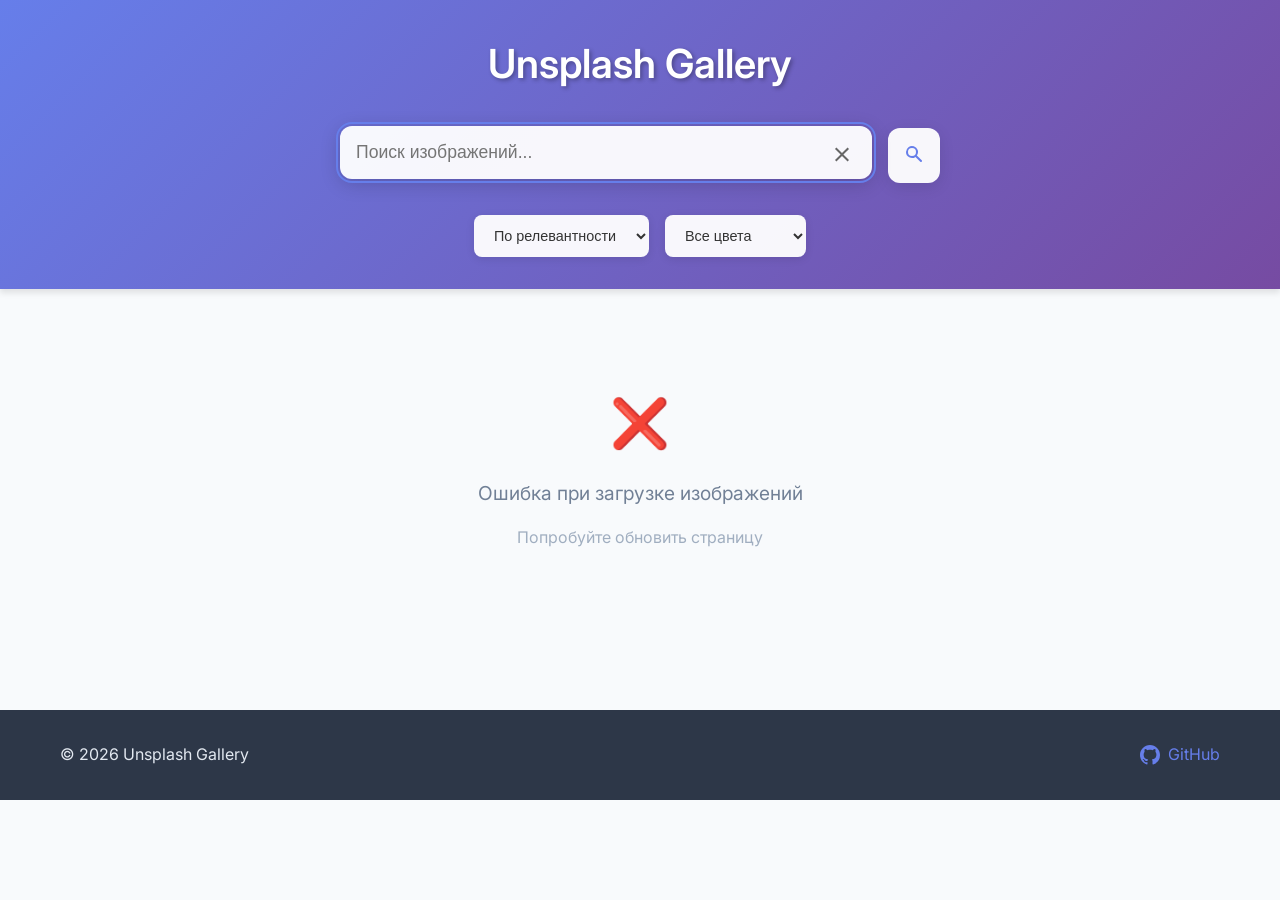
<file: index.html>
<!DOCTYPE html>
<html lang="ru">
<head>
    <meta charset="UTF-8">
    <meta name="viewport" content="width=device-width, initial-scale=1.0">
    <title>Unsplash Gallery</title>
    <link rel="stylesheet" href="style.css">
    <link rel="preconnect" href="https://fonts.googleapis.com">
    <link rel="preconnect" href="https://fonts.gstatic.com" crossorigin>
    <link href="https://fonts.googleapis.com/css2?family=Inter:wght@300;400;500;600&display=swap" rel="stylesheet">
</head>
<body>
    <header class="header">
        <div class="container">
            <h1 class="header__title">Unsplash Gallery</h1>
            <div class="search">
                <div class="search__container">
                    <input 
                        type="text" 
                        class="search__input" 
                        placeholder="Поиск изображений..." 
                        autocomplete="off"
                    >
                    <button class="search__clear" type="button" aria-label="Очистить поиск">
                        <svg width="20" height="20" viewBox="0 0 20 20" fill="currentColor">
                            <path d="M10 8.586L15.586 3 17 4.414 11.414 10 17 15.586 15.586 17 10 11.414 4.414 17 3 15.586 8.586 10 3 4.414 4.414 3 10 8.586z"/>
                        </svg>
                    </button>
                </div>
                <button class="search__button" type="button" aria-label="Искать">
                    <svg width="20" height="20" viewBox="0 0 20 20" fill="currentColor">
                        <path d="M8 4a4 4 0 100 8 4 4 0 000-8zM2 8a6 6 0 1110.89 3.476l4.817 4.817a1 1 0 01-1.414 1.414l-4.816-4.816A6 6 0 012 8z"/>
                    </svg>
                </button>
            </div>
            <div class="filters">
                <select class="filters__select" id="sort-filter">
                    <option value="relevant">По релевантности</option>
                    <option value="latest">Сначала новые</option>
                    <option value="popular">По популярности</option>
                </select>
                <select class="filters__select" id="color-filter">
                    <option value="">Все цвета</option>
                    <option value="black_and_white">Черно-белые</option>
                    <option value="black">Черный</option>
                    <option value="white">Белый</option>
                    <option value="yellow">Желтый</option>
                    <option value="orange">Оранжевый</option>
                    <option value="red">Красный</option>
                    <option value="purple">Фиолетовый</option>
                    <option value="magenta">Пурпурный</option>
                    <option value="green">Зеленый</option>
                    <option value="teal">Бирюзовый</option>
                    <option value="blue">Синий</option>
                </select>
            </div>
        </div>
    </header>

    <main class="main">
        <div class="container">
            <div class="gallery" id="gallery">
                <div class="loading" id="loading">
                    <div class="loading__spinner"></div>
                    <p class="loading__text">Загрузка изображений...</p>
                </div>
            </div>
        </div>
    </main>

    <footer class="footer">
        <div class="container">
            <p class="footer__text">
                © <span id="current-year">2024</span> Unsplash Gallery
            </p>
            <a 
                href="https://github.com/binmite" 
                class="footer__link" 
                target="_blank" 
                rel="noopener noreferrer"
            >
                <svg width="20" height="20" viewBox="0 0 24 24" fill="currentColor">
                    <path d="M12 0C5.37 0 0 5.37 0 12c0 5.31 3.435 9.795 8.205 11.385.6.105.825-.255.825-.57 0-.285-.015-1.23-.015-2.235-3.015.555-3.795-.735-4.035-1.41-.135-.345-.72-1.41-1.23-1.695-.42-.225-1.02-.78-.015-.795.945-.015 1.62.87 1.845 1.23 1.08 1.815 2.805 1.305 3.495.99.105-.78.42-1.305.765-1.605-2.67-.3-5.46-1.335-5.46-5.925 0-1.305.465-2.385 1.23-3.225-.12-.3-.54-1.53.12-3.18 0 0 1.005-.315 3.3 1.23.96-.27 1.98-.405 3-.405s2.04.135 3 .405c2.295-1.56 3.3-1.23 3.3-1.23.66 1.65.24 2.88.12 3.18.765.84 1.23 1.905 1.23 3.225 0 4.605-2.805 5.625-5.475 5.925.435.375.81 1.095.81 2.22 0 1.605-.015 2.895-.015 3.3 0 .315.225.69.825.57A12.02 12.02 0 0024 12c0-6.63-5.37-12-12-12z"/>
                </svg>
                GitHub
            </a>
        </div>
    </footer>

    <script src="script.js"></script>
</body>
</html>
</file>
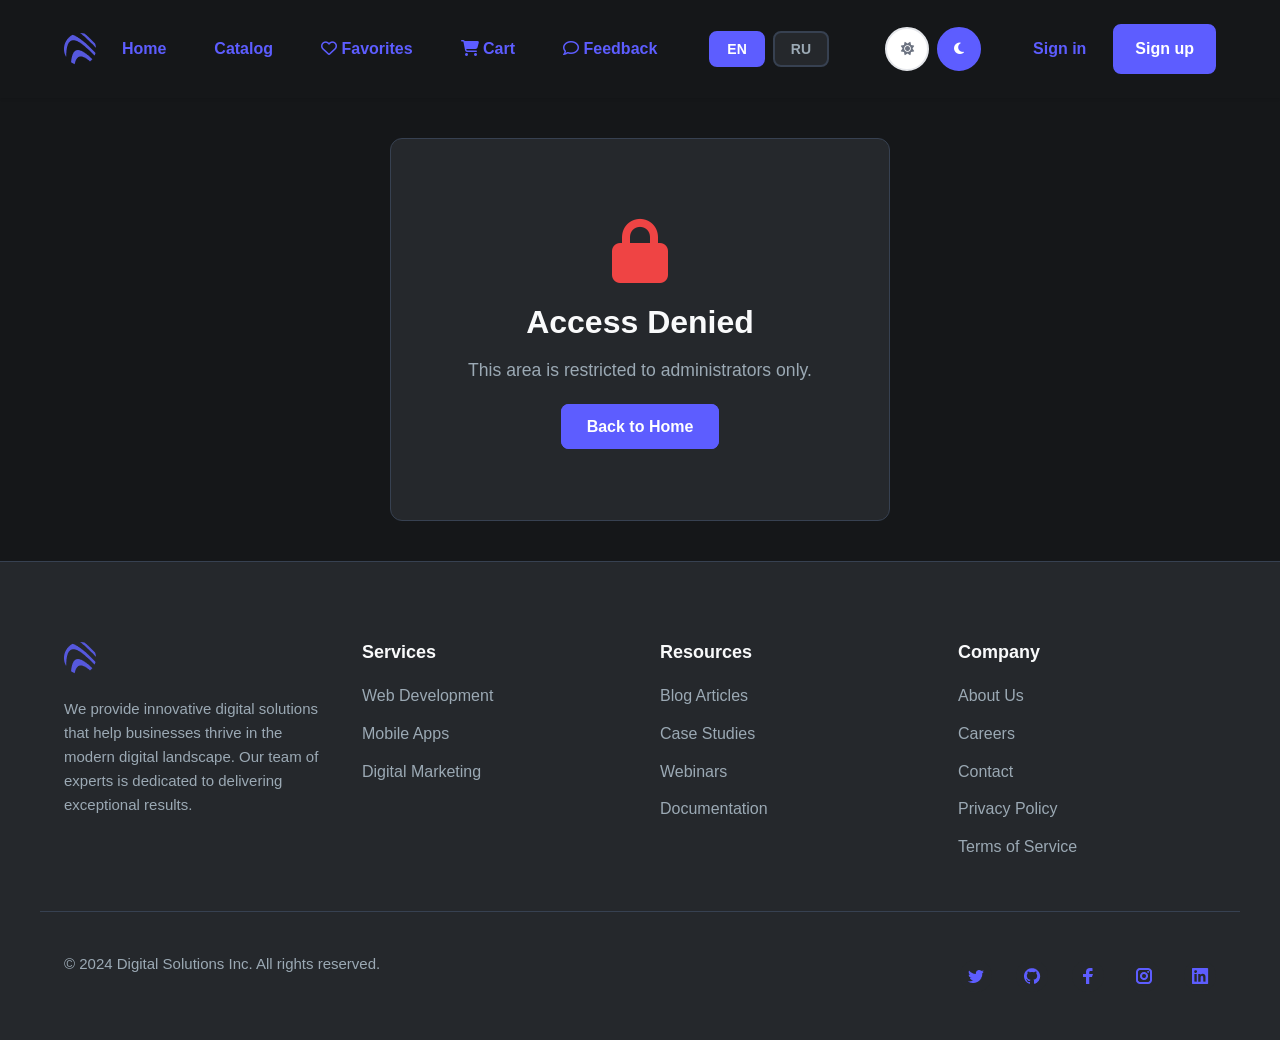
<file: pages/admin.html>
<!DOCTYPE html>
<html lang="en">
<head>
  <meta charset="UTF-8" />
  <meta name="viewport" content="width=device-width, initial-scale=1.0"/>
  <title data-i18n="admin-title">Admin Panel - ServiceHub</title>
  <link rel="stylesheet" href="../styles/global.css">
  <link rel="stylesheet" href="../styles/header.css">
  <link rel="stylesheet" href="../styles/footer.css">
  <link rel="stylesheet" href="../styles/admin.css">
  <link rel="stylesheet" href="https://cdnjs.cloudflare.com/ajax/libs/font-awesome/6.4.0/css/all.min.css">
</head>
<body>
  <header class="header">
    <div class="container header-container">
      <a href="./home.html" class="logo">
        <img src="../assets/Logo.png" alt="ServiceHub Logo">
      </a>
      <nav class="nav">
        <a href="./home.html" class="nav-link" data-i18n="home">Home</a>
        <a href="./catalog.html" class="nav-link" data-i18n="catalog">Catalog</a>
        <a href="./favorites.html" class="nav-link">
          <i class="far fa-heart"></i> <span data-i18n="favorites">Favorites</span>
          <span id="favoritesCount" class="badge">0</span>
        </a>
        <a href="./cart.html" class="nav-link">
          <i class="fas fa-shopping-cart"></i> <span data-i18n="cart">Cart</span>
          <span id="cartCount" class="badge">0</span>
        </a>
        <a href="./feedback.html" class="nav-link">
          <i class="far fa-comment"></i> <span data-i18n="feedback">Feedback</span>
        </a>
        
        <div class="language-switcher" id="languageSwitcher">
          <button class="lang-btn" data-lang="en" title="English">
            <span>EN</span>
          </button>
          <button class="lang-btn" data-lang="ru" title="Русский">
            <span>RU</span>
          </button>
        </div>
        
        <div class="theme-switcher" id="themeSwitcher">
          <button class="theme-btn light-btn" data-theme="light" title="Light theme">
            <i class="fas fa-sun"></i>
          </button>
          <button class="theme-btn dark-btn" data-theme="dark" title="Dark theme">
            <i class="fas fa-moon"></i>
          </button>
        </div>
        
        <div class="auth-buttons" id="authButtons">
        </div>
      </nav>
    </div>
  </header>

  <main class="container">
    <div id="adminAccessDenied" class="access-denied" style="display: none;">
      <i class="fas fa-lock fa-4x"></i>
      <h2 data-i18n="admin-access-denied-title">Access Denied</h2>
      <p data-i18n="admin-access-denied-text">This area is restricted to administrators only.</p>
      <a href="./home.html" class="btn btn-primary">
        <i class="fas fa-home"></i> <span data-i18n="admin-back-to-home">Back to Home</span>
      </a>
    </div>

    <div id="adminPanel" style="display: none;">
      <section class="admin-section">
        <div class="admin-header">
          <h1><i class="fas fa-cogs"></i> <span data-i18n="admin-header">Admin Dashboard</span></h1>
          <p class="subtitle" data-i18n="admin-subtitle">Manage services, feedback, orders, and users</p>
          
          <div class="admin-stats">
            <div class="stat-card">
              <div class="stat-icon total-services">
                <i class="fas fa-box"></i>
              </div>
              <div class="stat-info">
                <span class="stat-value" id="totalServices">0</span>
                <span class="stat-label" data-i18n="admin-total-services">Total Services</span>
              </div>
            </div>
            <div class="stat-card">
              <div class="stat-icon total-orders">
                <i class="fas fa-shopping-cart"></i>
              </div>
              <div class="stat-info">
                <span class="stat-value" id="totalOrders">0</span>
                <span class="stat-label" data-i18n="admin-total-orders">Total Orders</span>
              </div>
            </div>
            <div class="stat-card">
              <div class="stat-icon total-feedback">
                <i class="fas fa-comments"></i>
              </div>
              <div class="stat-info">
                <span class="stat-value" id="totalFeedback">0</span>
                <span class="stat-label" data-i18n="admin-total-reviews">Total Reviews</span>
              </div>
            </div>
            <div class="stat-card">
              <div class="stat-icon total-users">
                <i class="fas fa-users"></i>
              </div>
              <div class="stat-info">
                <span class="stat-value" id="totalUsers">0</span>
                <span class="stat-label" data-i18n="admin-total-users">Total Users</span>
              </div>
            </div>
          </div>
        </div>

        <div class="admin-tabs">
          <button class="tab-btn active" data-tab="services">
            <i class="fas fa-box"></i> <span data-i18n="admin-tab-services">Services</span>
          </button>
          <button class="tab-btn" data-tab="feedback">
            <i class="fas fa-comments"></i> <span data-i18n="admin-tab-feedback">Feedback</span>
          </button>
          <button class="tab-btn" data-tab="orders">
            <i class="fas fa-shopping-cart"></i> <span data-i18n="admin-tab-orders">Orders</span>
          </button>
          <button class="tab-btn" data-tab="users">
            <i class="fas fa-users"></i> <span data-i18n="admin-tab-users">Users</span>
          </button>
        </div>

        <div class="tab-content active" id="servicesTab">
          <div class="tab-header">
            <h2><i class="fas fa-box"></i> <span data-i18n="admin-services-title">Services Management</span></h2>
            <button class="btn btn-primary" id="addServiceBtn">
              <i class="fas fa-plus"></i> <span data-i18n="admin-add-service">Add New Service</span>
            </button>
          </div>

          <div class="services-controls">
            <div class="search-container">
              <i class="fas fa-search search-icon"></i>
              <input 
                type="text" 
                id="searchServices" 
                class="search-input" 
                data-i18n-placeholder="admin-search-services"
                placeholder="Search services..."
              >
            </div>
          </div>

          <div class="services-list" id="servicesList">
          </div>
        </div>

        <div class="tab-content" id="feedbackTab">
          <div class="tab-header">
            <h2><i class="fas fa-comments"></i> <span data-i18n="admin-feedback-title">Feedback Management</span></h2>
            <div class="feedback-filters">
              <div class="filter-group">
                <label for="filterFeedbackService" data-i18n="admin-filter-service">Filter by Service:</label>
                <select id="filterFeedbackService" class="filter-select">
                  <option value="all" data-i18n="admin-filter-all">All Services</option>
                </select>
              </div>
              <div class="filter-group">
                <label for="filterFeedbackUser" data-i18n="admin-filter-user">Filter by User:</label>
                <select id="filterFeedbackUser" class="filter-select">
                  <option value="all" data-i18n="admin-filter-all">All Users</option>
                </select>
              </div>
              <div class="filter-group">
                <label for="filterFeedbackRating" data-i18n="admin-filter-rating">Filter by Rating:</label>
                <select id="filterFeedbackRating" class="filter-select">
                  <option value="all" data-i18n="admin-filter-all">All Ratings</option>
                  <option value="5">5 <span data-i18n="admin-stars">Stars</span></option>
                  <option value="4">4 <span data-i18n="admin-stars">Stars</span></option>
                  <option value="3">3 <span data-i18n="admin-stars">Stars</span></option>
                  <option value="2">2 <span data-i18n="admin-stars">Stars</span></option>
                  <option value="1">1 <span data-i18n="admin-star">Star</span></option>
                </select>
              </div>
            </div>
          </div>

          <div class="feedback-list-admin" id="feedbackListAdmin">
          </div>
        </div>

        <div class="tab-content" id="ordersTab">
          <div class="tab-header">
            <h2><i class="fas fa-shopping-cart"></i> <span data-i18n="admin-orders-title">Orders Management</span></h2>
          </div>
          <div class="orders-list" id="ordersList">
          </div>
        </div>

        <div class="tab-content" id="usersTab">
          <div class="tab-header">
            <h2><i class="fas fa-users"></i> <span data-i18n="admin-users-title">Users Management</span></h2>
            <div class="users-filters">
              <select id="filterUserRole" class="filter-select">
                <option value="all" data-i18n="admin-filter-all">All Roles</option>
                <option value="admin" data-i18n="admin-role-admin">Administrators</option>
                <option value="user" data-i18n="admin-role-user">Regular Users</option>
              </select>
            </div>
          </div>

          <div class="users-list" id="usersList">

          </div>
        </div>
      </section>

      <div id="serviceModal" class="modal">
        <div class="modal-content">
          <div class="modal-header">
            <h2 id="modalTitle">
              <i class="fas fa-box"></i> <span data-i18n="admin-modal-add-service">Add New Service</span>
            </h2>
            <button class="close-modal">&times;</button>
          </div>
          <div class="modal-body">
            <form id="serviceForm" class="service-form">
              <input type="hidden" id="serviceId">
              
              <div class="form-row">
                <div class="form-group">
                  <label for="serviceName">
                    <i class="fas fa-tag"></i> <span data-i18n="admin-service-name">Service Name</span>
                    <span class="required">*</span>
                  </label>
                  <input 
                    type="text" 
                    id="serviceName" 
                    name="serviceName" 
                    data-i18n-placeholder="admin-service-name-placeholder"
                    placeholder="Web Design"
                    required
                  >
                  <div class="error-message" id="serviceNameError"></div>
                </div>

                <div class="form-group">
                  <label for="serviceCategory">
                    <i class="fas fa-folder"></i> <span data-i18n="admin-service-category">Category</span>
                    <span class="required">*</span>
                  </label>
                  <select id="serviceCategory" name="serviceCategory" required>
                    <option value="" data-i18n="admin-select-category">Select category</option>
                    <option value="design" data-i18n="category-design">Design</option>
                    <option value="development" data-i18n="category-development">Development</option>
                    <option value="marketing" data-i18n="category-marketing">Marketing</option>
                    <option value="consulting" data-i18n="category-consulting">Consulting</option>
                    <option value="analytics" data-i18n="category-analytics">Analytics</option>
                    <option value="support" data-i18n="category-support">Support</option>
                    <option value="security" data-i18n="category-security">Security</option>
                    <option value="cloud" data-i18n="category-cloud">Cloud</option>
                    <option value="ai" data-i18n="category-ai">AI</option>
                  </select>
                  <div class="error-message" id="serviceCategoryError"></div>
                </div>
              </div>

              <div class="form-row">
                <div class="form-group">
                  <label for="servicePrice">
                    <i class="fas fa-dollar-sign"></i> <span data-i18n="admin-service-price">Price ($)</span>
                    <span class="required">*</span>
                  </label>
                  <input 
                    type="number" 
                    id="servicePrice" 
                    name="servicePrice" 
                    data-i18n-placeholder="admin-service-price-placeholder"
                    placeholder="299"
                    min="0"
                    step="1"
                    required
                  >
                  <div class="error-message" id="servicePriceError"></div>
                </div>

                <div class="form-group">
                  <label for="serviceRating">
                    <i class="fas fa-star"></i> <span data-i18n="admin-service-rating">Rating (1-5)</span>
                    <span class="required">*</span>
                  </label>
                  <input 
                    type="number" 
                    id="serviceRating" 
                    name="serviceRating" 
                    data-i18n-placeholder="admin-service-rating-placeholder"
                    placeholder="4.7"
                    min="0"
                    max="5"
                    step="0.1"
                    required
                  >
                  <div class="error-message" id="serviceRatingError"></div>
                </div>
              </div>

              <div class="form-group">
                <label for="serviceDescription">
                  <i class="fas fa-align-left"></i> <span data-i18n="admin-service-description">Description</span>
                  <span class="required">*</span>
                </label>
                <textarea 
                  id="serviceDescription" 
                  name="serviceDescription" 
                  rows="4" 
                  data-i18n-placeholder="admin-service-description-placeholder"
                  placeholder="Describe the service..."
                  maxlength="500"
                  required
                ></textarea>
                <div class="error-message" id="serviceDescriptionError"></div>
                <div class="char-counter">
                  <span id="descriptionCounter">0</span><span data-i18n="admin-chars-counter">/500 characters</span>
                </div>
              </div>

              <div class="form-group">
                <label for="serviceImage">
                  <i class="fas fa-image"></i> <span data-i18n="admin-service-image">Image URL</span>
                  <span class="required">*</span>
                </label>
                <input 
                  type="url" 
                  id="serviceImage" 
                  name="serviceImage" 
                  data-i18n-placeholder="admin-service-image-placeholder"
                  placeholder="../assets/solution1.png"
                  required
                >
                <div class="error-message" id="serviceImageError"></div>
                <div class="hint">
                  <i class="fas fa-info-circle"></i> <span data-i18n="admin-service-image-hint">Use relative path or full URL</span>
                </div>
              </div>

              <div class="form-actions">
                <button type="submit" id="saveService" class="btn btn-primary" disabled>
                  <i class="fas fa-save"></i> <span data-i18n="admin-save-service">Save Service</span>
                </button>
                <button type="button" class="btn btn-secondary" id="cancelService">
                  <i class="fas fa-times"></i> <span data-i18n="admin-cancel">Cancel</span>
                </button>
              </div>
            </form>
          </div>
        </div>
      </div>

      <div id="viewFeedbackModal" class="modal">
        <div class="modal-content">
          <div class="modal-header">
            <h2><i class="fas fa-comments"></i> <span data-i18n="admin-feedback-details">Feedback Details</span></h2>
            <button class="close-modal">&times;</button>
          </div>
          <div class="modal-body">
            <div id="feedbackDetails"></div>
          </div>
        </div>
      </div>
    </div>
  </main>

  <footer class="footer">
    <div class="container">
      <div class="footer-grid">
        <div class="footer-col">
          <div class="logo">
            <img src="../assets/Logo.png" alt="Logo" />
          </div>
          <p data-i18n="footer-text">Lorem ipsum is placeholder text commonly used in the graphic, print, and publishing industries for previewing layouts and visual mockups.</p>
        </div>
        <div class="footer-col">
          <h4 data-i18n="products-title">Products</h4>
          <ul>
            <li><a href="#" data-i18n="product-1">Web Studio</a></li>
            <li><a href="#" data-i18n="product-2">DynamicBox Flex</a></li>
            <li><a href="#" data-i18n="product-3">Programming Forms</a></li>
          </ul>
        </div>
        <div class="footer-col">
          <h4 data-i18n="resources-title">Resources</h4>
          <ul>
            <li><a href="#" data-i18n="resource-1">Nostrud exercitation</a></li>
            <li><a href="#" data-i18n="resource-2">Visual mockups</a></li>
            <li><a href="#" data-i18n="resource-3">Nostrud exercitation</a></li>
            <li><a href="#" data-i18n="resource-4">Visual mockups</a></li>
          </ul>
        </div>
        <div class="footer-col">
          <h4 data-i18n="company-title">Company</h4>
          <ul>
            <li><a href="#" data-i18n="company-1">Consectetur adipiscing</a></li>
            <li><a href="#" data-i18n="company-2">Labore et dolore</a></li>
            <li><a href="#" data-i18n="company-3">Sed do eiusmod</a></li>
            <li><a href="#" data-i18n="company-4">Tempor incididunt</a></li>
            <li><a href="#" data-i18n="company-5">Labore et dolore</a></li>
          </ul>
        </div>
      </div>
    </div>
    <div class="container footer-bottom">
        <div class="footer-bottom-left">
            <p class="copyright" data-i18n="copyright">Made by <strong>Cruip</strong>. All right reserved</p>
        </div>
        <div class="footer-bottom-right">
          <ul>
            <li><a href="#"><img src="../assets/twitter.png" alt="twitter" /></a></li>
            <li><a href="#"><img src="../assets/git.png" alt="git" /></a></li>
            <li><a href="#"><img src="../assets/facebook.png" alt="facebook" /></a></li>
            <li><a href="#"><img src="../assets/inst.png" alt="inst" /></a></li>
            <li><a href="#"><img src="../assets/in.png" alt="in" /></a></li>
          </ul>
        </div>
    </div>
  </footer>

  <div id="notificationContainer" class="notification-container"></div>

  <script src="../scripts/globalCounters.js"></script>
  <script src="../scripts/auth.js"></script>
  <script src="../scripts/translate.js"></script>
  <script src="../scripts/theme.js"></script>
  <script src="../scripts/language-switcher.js"></script>
  <script src="../scripts/user-settings.js"></script>
  <script src="../scripts/admin.js"></script>
  
  <script>
    document.addEventListener('DOMContentLoaded', async () => {
      try {
        if (window.themeManager) {
          window.themeManager.loadSettings();
        }
        
        await window.authService.init();
        
        window.authService.checkAdminAccess();
        
        const savedLang = localStorage.getItem('lang') || 'en';
        if (window.getTranslate) {
          window.getTranslate(savedLang);
        }
        
        document.querySelectorAll('.lang-btn').forEach(btn => {
          btn.addEventListener('click', function() {
            const lang = this.dataset.lang;
            if (window.getTranslate) {
              window.getTranslate(lang);
            }
            if (window.languageSwitcher) {
              window.languageSwitcher.switchLanguage(lang);
            }
          });
        });
        
        document.querySelectorAll('.theme-btn').forEach(btn => {
          btn.addEventListener('click', function() {
            const theme = this.dataset.theme;
            if (window.themeManager) {
              window.themeManager.applyTheme(theme);
            }
          });
        });
        
      } catch (error) {
        console.error('Error during initialization:', error);
      }
    });
  </script>
</body>
</html>
</file>
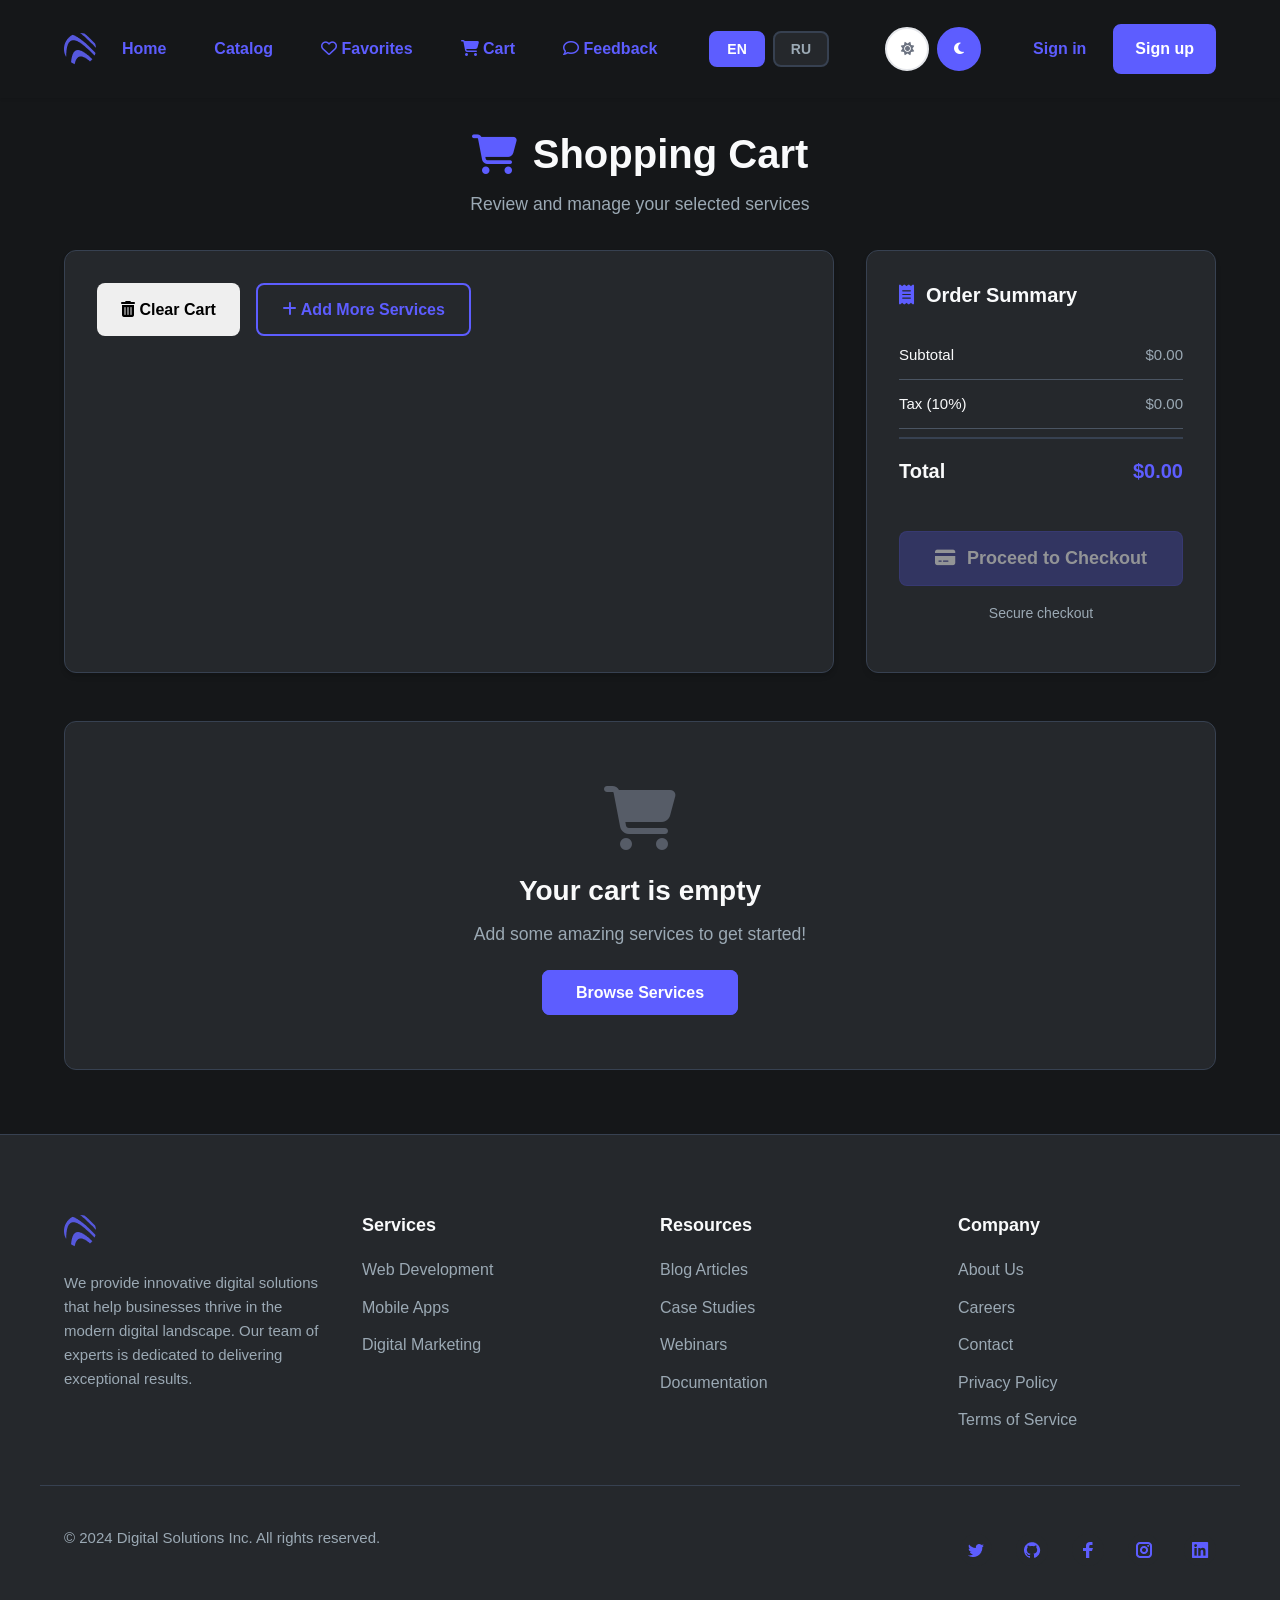
<file: pages/cart.html>
<!DOCTYPE html>
<html lang="en">
<head>
  <meta charset="UTF-8" />
  <meta name="viewport" content="width=device-width, initial-scale=1.0"/>
  <title data-i18n="cart-title">Shopping Cart - ServiceHub</title>
  <link rel="stylesheet" href="../styles/global.css">
  <link rel="stylesheet" href="../styles/header.css">
  <link rel="stylesheet" href="../styles/footer.css">
  <link rel="stylesheet" href="../styles/cart.css">
  <link rel="stylesheet" href="https://cdnjs.cloudflare.com/ajax/libs/font-awesome/6.4.0/css/all.min.css">
</head>
<body>
  <header class="header">
    <div class="container header-container">
      <a href="./home.html" class="logo">
        <img src="../assets/Logo.png" alt="ServiceHub Logo">
      </a>
      <nav class="nav">
        <a href="./home.html" class="nav-link" data-i18n="home">Home</a>
        <a href="./catalog.html" class="nav-link" data-i18n="catalog">Catalog</a>
        <a href="./favorites.html" class="nav-link">
          <i class="far fa-heart"></i> <span data-i18n="favorites">Favorites</span>
          <span id="favoritesCount" class="badge">0</span>
        </a>
        <a href="./cart.html" class="nav-link">
          <i class="fas fa-shopping-cart"></i> <span data-i18n="cart">Cart</span>
          <span id="cartCount" class="badge">0</span>
        </a>
        <a href="./feedback.html" class="nav-link">
          <i class="far fa-comment"></i> <span data-i18n="feedback">Feedback</span>
        </a>
        
        <div class="language-switcher" id="languageSwitcher">
          <button class="lang-btn" data-lang="en" title="English">
            <span>EN</span>
          </button>
          <button class="lang-btn" data-lang="ru" title="Русский">
            <span>RU</span>
          </button>
        </div>
        
        <div class="theme-switcher" id="themeSwitcher">
          <button class="theme-btn light-btn" data-theme="light" title="Light theme">
            <i class="fas fa-sun"></i>
          </button>
          <button class="theme-btn dark-btn" data-theme="dark" title="Dark theme">
            <i class="fas fa-moon"></i>
          </button>
        </div>
        
        <div class="auth-buttons" id="authButtons">
        </div>
      </nav>
    </div>
  </header>

  <main class="container">
    <section class="cart-section">
      <div class="cart-header">
        <h1><i class="fas fa-shopping-cart"></i> <span data-i18n="cart-header">Shopping Cart</span></h1>
        <p class="subtitle" data-i18n="cart-subtitle">Review and manage your selected services</p>
      </div>

      <div class="cart-content">
        <div class="cart-items-container">
          <div class="cart-actions">
            <button id="clearCart" class="btn btn-danger">
              <i class="fas fa-trash-alt"></i> <span data-i18n="cart-clear-all">Clear Cart</span>
            </button>
            <a href="catalog.html" class="btn btn-secondary">
              <i class="fas fa-plus"></i> <span data-i18n="cart-add-more">Add More Services</span>
            </a>
          </div>

          <div class="cart-items" id="cartItems">
            <div class="loading-spinner">
              <i class="fas fa-spinner fa-spin"></i>
              <p data-i18n="cart-loading">Loading cart items...</p>
            </div>
          </div>
        </div>

        <div class="cart-summary">
          <h3><i class="fas fa-receipt"></i> <span data-i18n="cart-order-summary">Order Summary</span></h3>
          <div class="summary-details">
            <div class="summary-row">
              <span data-i18n="cart-subtotal">Subtotal</span>
              <span id="subtotal">$0.00</span>
            </div>
            <div class="summary-row">
              <span data-i18n="cart-tax">Tax (10%)</span>
              <span id="tax">$0.00</span>
            </div>
            <div class="summary-row total">
              <span data-i18n="cart-total">Total</span>
              <span id="total">$0.00</span>
            </div>
          </div>
          <button id="checkoutBtn" class="btn btn-primary checkout-btn" disabled>
            <i class="fas fa-credit-card"></i> <span data-i18n="cart-checkout">Proceed to Checkout</span>
          </button>
          <p class="secure-checkout">
            <i class="fas fa-lock"></i> <span data-i18n="cart-secure">Secure checkout</span>
          </p>
        </div>
      </div>

      <div id="emptyCart" class="empty-cart" style="display: none;">
        <i class="fas fa-shopping-cart fa-4x"></i>
        <h2 data-i18n="cart-empty-title">Your cart is empty</h2>
        <p data-i18n="cart-empty-text">Add some amazing services to get started!</p>
        <a href="catalog.html" class="btn btn-primary" data-i18n="cart-browse-services">
           Browse Services
        </a>
      </div>
    </section>
  </main>

  <footer class="footer">
    <div class="container">
      <div class="footer-grid">
        <div class="footer-col">
          <div class="logo">
            <img src="../assets/Logo.png" alt="Logo" />
          </div>
          <p data-i18n="footer-text">Lorem ipsum is placeholder text commonly used in the graphic, print, and publishing industries for previewing layouts and visual mockups.</p>
        </div>
        <div class="footer-col">
          <h4 data-i18n="products-title">Products</h4>
          <ul>
            <li><a href="#" data-i18n="product-1">Web Studio</a></li>
            <li><a href="#" data-i18n="product-2">DynamicBox Flex</a></li>
            <li><a href="#" data-i18n="product-3">Programming Forms</a></li>
          </ul>
        </div>
        <div class="footer-col">
          <h4 data-i18n="resources-title">Resources</h4>
          <ul>
            <li><a href="#" data-i18n="resource-1">Nostrud exercitation</a></li>
            <li><a href="#" data-i18n="resource-2">Visual mockups</a></li>
            <li><a href="#" data-i18n="resource-3">Nostrud exercitation</a></li>
            <li><a href="#" data-i18n="resource-4">Visual mockups</a></li>
          </ul>
        </div>
        <div class="footer-col">
          <h4 data-i18n="company-title">Company</h4>
          <ul>
            <li><a href="#" data-i18n="company-1">Consectetur adipiscing</a></li>
            <li><a href="#" data-i18n="company-2">Labore et dolore</a></li>
            <li><a href="#" data-i18n="company-3">Sed do eiusmod</a></li>
            <li><a href="#" data-i18n="company-4">Tempor incididunt</a></li>
            <li><a href="#" data-i18n="company-5">Labore et dolore</a></li>
          </ul>
        </div>
      </div>
    </div>
    <div class="container footer-bottom">
        <div class="footer-bottom-left">
            <p class="copyright" data-i18n="copyright">Made by <strong>Cruip</strong>. All right reserved</p>
        </div>
        <div class="footer-bottom-right">
          <ul>
            <li><a href="#"><img src="../assets/twitter.png" alt="twitter" /></a></li>
            <li><a href="#"><img src="../assets/git.png" alt="git" /></a></li>
            <li><a href="#"><img src="../assets/facebook.png" alt="facebook" /></a></li>
            <li><a href="#"><img src="../assets/inst.png" alt="inst" /></a></li>
            <li><a href="#"><img src="../assets/in.png" alt="in" /></a></li>
          </ul>
        </div>
    </div>
  </footer>

  <div id="checkoutModal" class="modal">
    <div class="modal-content">
      <div class="modal-header">
        <h2><i class="fas fa-check-circle"></i> <span data-i18n="cart-modal-title">Order Confirmed!</span></h2>
        <button class="close-modal">&times;</button>
      </div>
      <div class="modal-body">
        <div class="success-icon">
          <i class="fas fa-check-circle"></i>
        </div>
        <h3 data-i18n="cart-modal-thanks">Thank you for your purchase!</h3>
        <p data-i18n="cart-modal-message">Your order has been successfully processed. A confirmation email has been sent to your email address.</p>
        <div class="order-details">
          <p><strong data-i18n="cart-modal-order-id">Order ID:</strong> <span id="orderId">ORD-2024-001</span></p>
          <p><strong data-i18n="cart-modal-total">Total Amount:</strong> <span id="orderTotal">$0.00</span></p>
          <p><strong data-i18n="cart-modal-delivery">Estimated Delivery:</strong> <span data-i18n="cart-modal-delivery-time">Within 5-7 business days</span></p>
        </div>
      </div>
      <div class="modal-footer">
        <button id="continueShopping" class="btn btn-primary">
          <i class="fas fa-shopping-cart"></i> <span data-i18n="cart-modal-continue">Continue Shopping</span>
        </button>
        <button id="viewOrder" class="btn btn-secondary">
          <i class="fas fa-file-alt"></i> <span data-i18n="cart-modal-view">View Order Details</span>
        </button>
      </div>
    </div>
  </div>

  <script src="../scripts/globalCounters.js"></script>
  <script src="../scripts/auth.js"></script>
  <script src="../scripts/translate.js"></script>
  <script src="../scripts/theme.js"></script>
  <script src="../scripts/language-switcher.js"></script>
  <script src="../scripts/user-settings.js"></script>
  <script src="../scripts/cart.js"></script>
  
  <script>
    document.addEventListener('DOMContentLoaded', async () => {
      try {
        if (window.themeManager) {
          window.themeManager.loadSettings();
        }
        
        await window.authService.init();
        
        const savedLang = localStorage.getItem('lang') || 'en';
        if (window.getTranslate) {
          window.getTranslate(savedLang);
        }
        
        document.querySelectorAll('.lang-btn').forEach(btn => {
          btn.addEventListener('click', function() {
            const lang = this.dataset.lang;
            if (window.getTranslate) {
              window.getTranslate(lang);
            }
            if (window.languageSwitcher) {
              window.languageSwitcher.switchLanguage(lang);
            }
          });
        });
        
        document.querySelectorAll('.theme-btn').forEach(btn => {
          btn.addEventListener('click', function() {
            const theme = this.dataset.theme;
            if (window.themeManager) {
              window.themeManager.applyTheme(theme);
            }
          });
        });
        
      } catch (error) {
        console.error('Error during initialization:', error);
      }
    });
  </script>
</body>
</html>
</file>
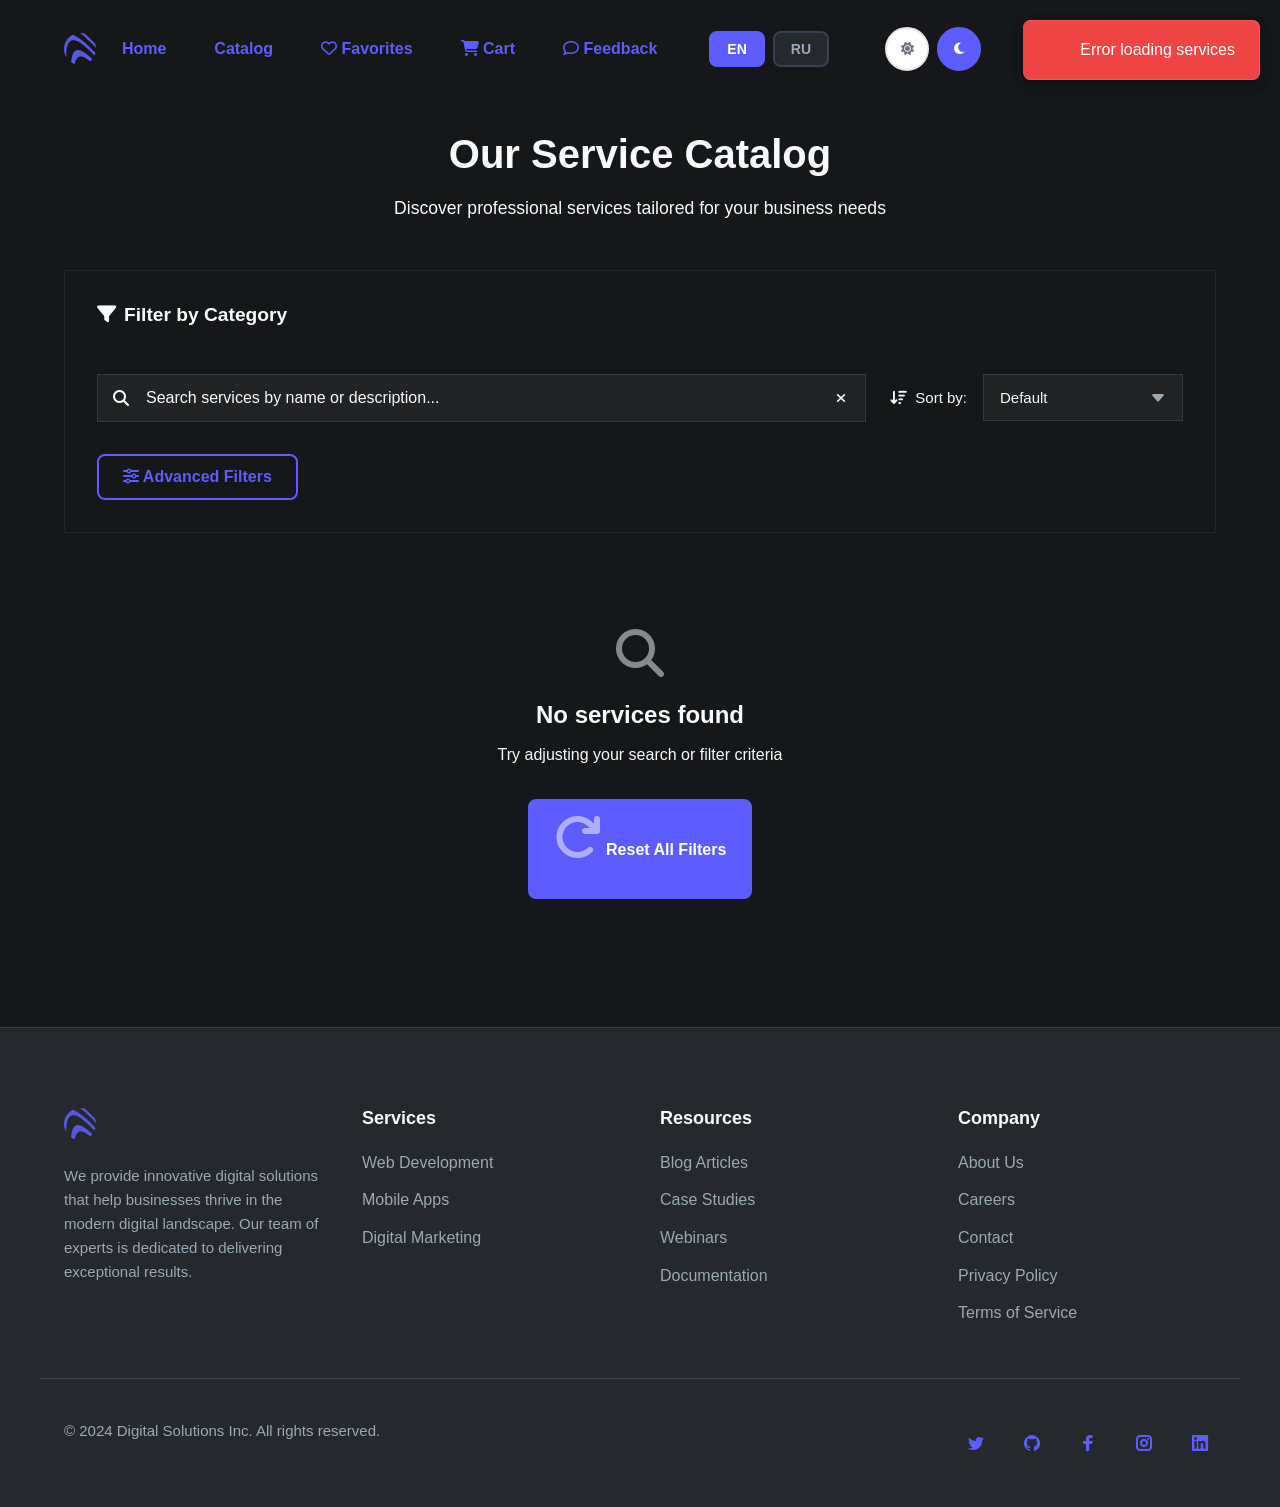
<file: pages/catalog.html>
<!DOCTYPE html>
<html lang="en">
<head>
  <meta charset="UTF-8" />
  <meta name="viewport" content="width=device-width, initial-scale=1.0"/>
  <title data-i18n="catalog-title">Service Catalog - ServiceHub</title>
  <link rel="stylesheet" href="../styles/global.css">
  <link rel="stylesheet" href="../styles/header.css">
  <link rel="stylesheet" href="../styles/footer.css">
  <link rel="stylesheet" href="../styles/catalog.css">
  <link rel="stylesheet" href="https://cdnjs.cloudflare.com/ajax/libs/font-awesome/6.4.0/css/all.min.css">
</head>
<body>
  <header class="header">
    <div class="container header-container">
      <a href="./home.html" class="logo">
        <img src="../assets/Logo.png" alt="ServiceHub Logo">
      </a>
      <nav class="nav">
        <a href="./home.html" class="nav-link" data-i18n="home">Home</a>
        <a href="./catalog.html" class="nav-link" data-i18n="catalog">Catalog</a>
        <a href="./favorites.html" class="nav-link">
          <i class="far fa-heart"></i> <span data-i18n="favorites">Favorites</span>
          <span id="favoritesCount" class="badge">0</span>
        </a>
        <a href="./cart.html" class="nav-link">
          <i class="fas fa-shopping-cart"></i> <span data-i18n="cart">Cart</span>
          <span id="cartCount" class="badge">0</span>
        </a>
        <a href="./feedback.html" class="nav-link">
          <i class="far fa-comment"></i> <span data-i18n="feedback">Feedback</span>
        </a>
        
        <div class="language-switcher" id="languageSwitcher">
          <button class="lang-btn" data-lang="en" title="English">
            <span>EN</span>
          </button>
          <button class="lang-btn" data-lang="ru" title="Русский">
            <span>RU</span>
          </button>
        </div>
        
        <div class="theme-switcher" id="themeSwitcher">
          <button class="theme-btn light-btn" data-theme="light" title="Light theme">
            <i class="fas fa-sun"></i>
          </button>
          <button class="theme-btn dark-btn" data-theme="dark" title="Dark theme">
            <i class="fas fa-moon"></i>
          </button>
        </div>
        
        <div class="auth-buttons" id="authButtons">
        </div>
      </nav>
    </div>
  </header>

  <main class="container">
    <section class="catalog-section">
      <div class="catalog-header">
        <h1 data-i18n="catalog-header">Our Service Catalog</h1>
        <p class="subtitle" data-i18n="catalog-subtitle">Discover professional services tailored for your business needs</p>
      </div>

      <div class="controls-section">
        <div class="filter-group">
          <h3><i class="fas fa-filter"></i> <span data-i18n="catalog-filter-category">Filter by Category</span></h3>
          <div class="category-filters" id="categoryFilters">
          </div>
        </div>

        <div class="search-sort-group">
          <div class="search-container">
            <i class="fas fa-search search-icon"></i>
            <input 
              type="text" 
              id="searchInput" 
              class="search-input" 
              data-i18n-placeholder="catalog-search-placeholder"
              placeholder="Search services by name or description..."
            >
            <button id="clearSearch" class="clear-search-btn" title="Clear search">
              <i class="fas fa-times"></i>
            </button>
          </div>

          <div class="sort-container">
            <label for="sortSelect">
              <i class="fas fa-sort-amount-down"></i> <span data-i18n="catalog-sort-label">Sort by:</span>
            </label>
            <select id="sortSelect" class="sort-select">
              <option value="default" data-i18n="catalog-sort-default">Default</option>
              <option value="name_asc" data-i18n="catalog-sort-name-asc">Name (A-Z)</option>
              <option value="name_desc" data-i18n="catalog-sort-name-desc">Name (Z-A)</option>
              <option value="price_asc" data-i18n="catalog-sort-price-asc">Price (Low to High)</option>
              <option value="price_desc" data-i18n="catalog-sort-price-desc">Price (High to Low)</option>
              <option value="rating_desc" data-i18n="catalog-sort-rating-desc">Rating (High to Low)</option>
            </select>
          </div>
        </div>

        <div class="advanced-filters">
          <button id="toggleAdvancedFilters" class="btn btn-secondary">
            <i class="fas fa-sliders-h"></i> <span data-i18n="catalog-advanced-filters">Advanced Filters</span>
          </button>
          
          <div id="advancedFiltersPanel" class="advanced-filters-panel">
            <div class="advanced-filter-group">
              <label for="priceRange" data-i18n="catalog-price-range">Price Range:</label>
              <div class="price-inputs">
                <input type="number" id="minPrice" data-i18n-placeholder="catalog-min-price" placeholder="Min $" min="0" step="10">
                <span class="price-separator" data-i18n="catalog-price-to">to</span>
                <input type="number" id="maxPrice" data-i18n-placeholder="catalog-max-price" placeholder="Max $" min="0" step="10">
              </div>
            </div>

            <div class="advanced-filter-group">
              <label for="minRatingSelect" data-i18n="catalog-min-rating">Minimum Rating:</label>
              <select id="minRatingSelect" class="rating-select">
                <option value="0" data-i18n="catalog-rating-any">Any Rating</option>
                <option value="3.5" data-i18n="catalog-rating-35">3.5+ Stars</option>
                <option value="4.0" data-i18n="catalog-rating-40">4.0+ Stars</option>
                <option value="4.5" data-i18n="catalog-rating-45">4.5+ Stars</option>
                <option value="5" data-i18n="catalog-rating-5">5 Stars Only</option>
              </select>
            </div>

            <div class="advanced-filter-actions">
              <button id="applyAdvancedFilters" class="btn btn-primary">
                <i class="fas fa-check"></i> <span data-i18n="catalog-apply-filters">Apply Filters</span>
              </button>
              <button id="resetFilters" class="btn btn-secondary">
                <i class="fas fa-redo"></i> <span data-i18n="catalog-reset-filters">Reset</span>
              </button>
            </div>
          </div>
        </div>
      </div>

      <div class="pagination-info">
        <div class="results-count">
          <span data-i18n="catalog-showing">Showing</span> <span id="showingCount">0</span> <span data-i18n="catalog-of">of</span> <span id="totalCount">0</span> <span data-i18n="catalog-services">services</span>
        </div>
        <div class="pagination-controls">
          <button id="prevPage" class="pagination-btn" disabled>
            <i class="fas fa-chevron-left"></i> <span data-i18n="catalog-previous">Previous</span>
          </button>
          <span class="page-info">
            <span data-i18n="catalog-page">Page</span> <span id="currentPage">1</span> <span data-i18n="catalog-of">of</span> <span id="totalPages">1</span>
          </span>
          <button id="nextPage" class="pagination-btn" disabled>
            <span data-i18n="catalog-next">Next</span> <i class="fas fa-chevron-right"></i>
          </button>
          <select id="itemsPerPage" class="items-per-page">
            <option value="6" data-i18n="catalog-items-6">6 per page</option>
            <option value="9" selected data-i18n="catalog-items-9">9 per page</option>
            <option value="12" data-i18n="catalog-items-12">12 per page</option>
            <option value="15" data-i18n="catalog-items-15">15 per page</option>
          </select>
        </div>
      </div>

      <div class="services-grid" id="servicesGrid">
        <div class="loading-spinner">
          <i class="fas fa-spinner fa-spin"></i>
          <p data-i18n="catalog-loading">Loading services...</p>
        </div>
      </div>

      <div id="noResults" class="no-results" style="display: none;">
        <i class="fas fa-search fa-3x"></i>
        <h3 data-i18n="catalog-no-results-title">No services found</h3>
        <p data-i18n="catalog-no-results-text">Try adjusting your search or filter criteria</p>
        <button id="resetAllFilters" class="btn btn-primary">
          <i class="fas fa-redo"></i> <span data-i18n="catalog-reset-all">Reset All Filters</span>
        </button>
      </div>
    </section>
  </main>

  <footer class="footer">
    <div class="container">
      <div class="footer-grid">
        <div class="footer-col">
          <div class="logo">
            <img src="../assets/Logo.png" alt="Logo" />
          </div>
          <p data-i18n="footer-text">Lorem ipsum is placeholder text commonly used in the graphic, print, and publishing industries for previewing layouts and visual mockups.</p>
        </div>
        <div class="footer-col">
          <h4 data-i18n="products-title">Products</h4>
          <ul>
            <li><a href="#" data-i18n="product-1">Web Studio</a></li>
            <li><a href="#" data-i18n="product-2">DynamicBox Flex</a></li>
            <li><a href="#" data-i18n="product-3">Programming Forms</a></li>
          </ul>
        </div>
        <div class="footer-col">
          <h4 data-i18n="resources-title">Resources</h4>
          <ul>
            <li><a href="#" data-i18n="resource-1">Nostrud exercitation</a></li>
            <li><a href="#" data-i18n="resource-2">Visual mockups</a></li>
            <li><a href="#" data-i18n="resource-3">Nostrud exercitation</a></li>
            <li><a href="#" data-i18n="resource-4">Visual mockups</a></li>
          </ul>
        </div>
        <div class="footer-col">
          <h4 data-i18n="company-title">Company</h4>
          <ul>
            <li><a href="#" data-i18n="company-1">Consectetur adipiscing</a></li>
            <li><a href="#" data-i18n="company-2">Labore et dolore</a></li>
            <li><a href="#" data-i18n="company-3">Sed do eiusmod</a></li>
            <li><a href="#" data-i18n="company-4">Tempor incididunt</a></li>
            <li><a href="#" data-i18n="company-5">Labore et dolore</a></li>
          </ul>
        </div>
      </div>
    </div>
    <div class="container footer-bottom">
        <div class="footer-bottom-left">
            <p class="copyright" data-i18n="copyright">Made by <strong>Cruip</strong>. All right reserved</p>
        </div>
        <div class="footer-bottom-right">
          <ul>
            <li><a href="#"><img src="../assets/twitter.png" alt="twitter" /></a></li>
            <li><a href="#"><img src="../assets/git.png" alt="git" /></a></li>
            <li><a href="#"><img src="../assets/facebook.png" alt="facebook" /></a></li>
            <li><a href="#"><img src="../assets/inst.png" alt="inst" /></a></li>
            <li><a href="#"><img src="../assets/in.png" alt="in" /></a></li>
          </ul>
        </div>
    </div>
  </footer>

  <div id="notificationContainer" class="notification-container"></div>
  
  <script src="../scripts/globalCounters.js"></script>
  <script src="../scripts/auth.js"></script>
  <script src="../scripts/translate.js"></script>
  <script src="../scripts/theme.js"></script>
  <script src="../scripts/language-switcher.js"></script>
  <script src="../scripts/user-settings.js"></script>
  <script src="../scripts/catalog.js"></script>
  
  <script>
    document.addEventListener('DOMContentLoaded', async () => {
      try {
        if (window.themeManager) {
          window.themeManager.loadSettings();
        }
        
        await window.authService.init();
        
        const savedLang = localStorage.getItem('lang') || 'en';
        if (window.getTranslate) {
          window.getTranslate(savedLang);
        }
        
        document.querySelectorAll('.lang-btn').forEach(btn => {
          btn.addEventListener('click', function() {
            const lang = this.dataset.lang;
            if (window.getTranslate) {
              window.getTranslate(lang);
            }
            if (window.languageSwitcher) {
              window.languageSwitcher.switchLanguage(lang);
            }
          });
        });
        
        document.querySelectorAll('.theme-btn').forEach(btn => {
          btn.addEventListener('click', function() {
            const theme = this.dataset.theme;
            if (window.themeManager) {
              window.themeManager.applyTheme(theme);
            }
          });
        });
        
      } catch (error) {
        console.error('Error during initialization:', error);
      }
    });
  </script>
</body>
</html>
</file>
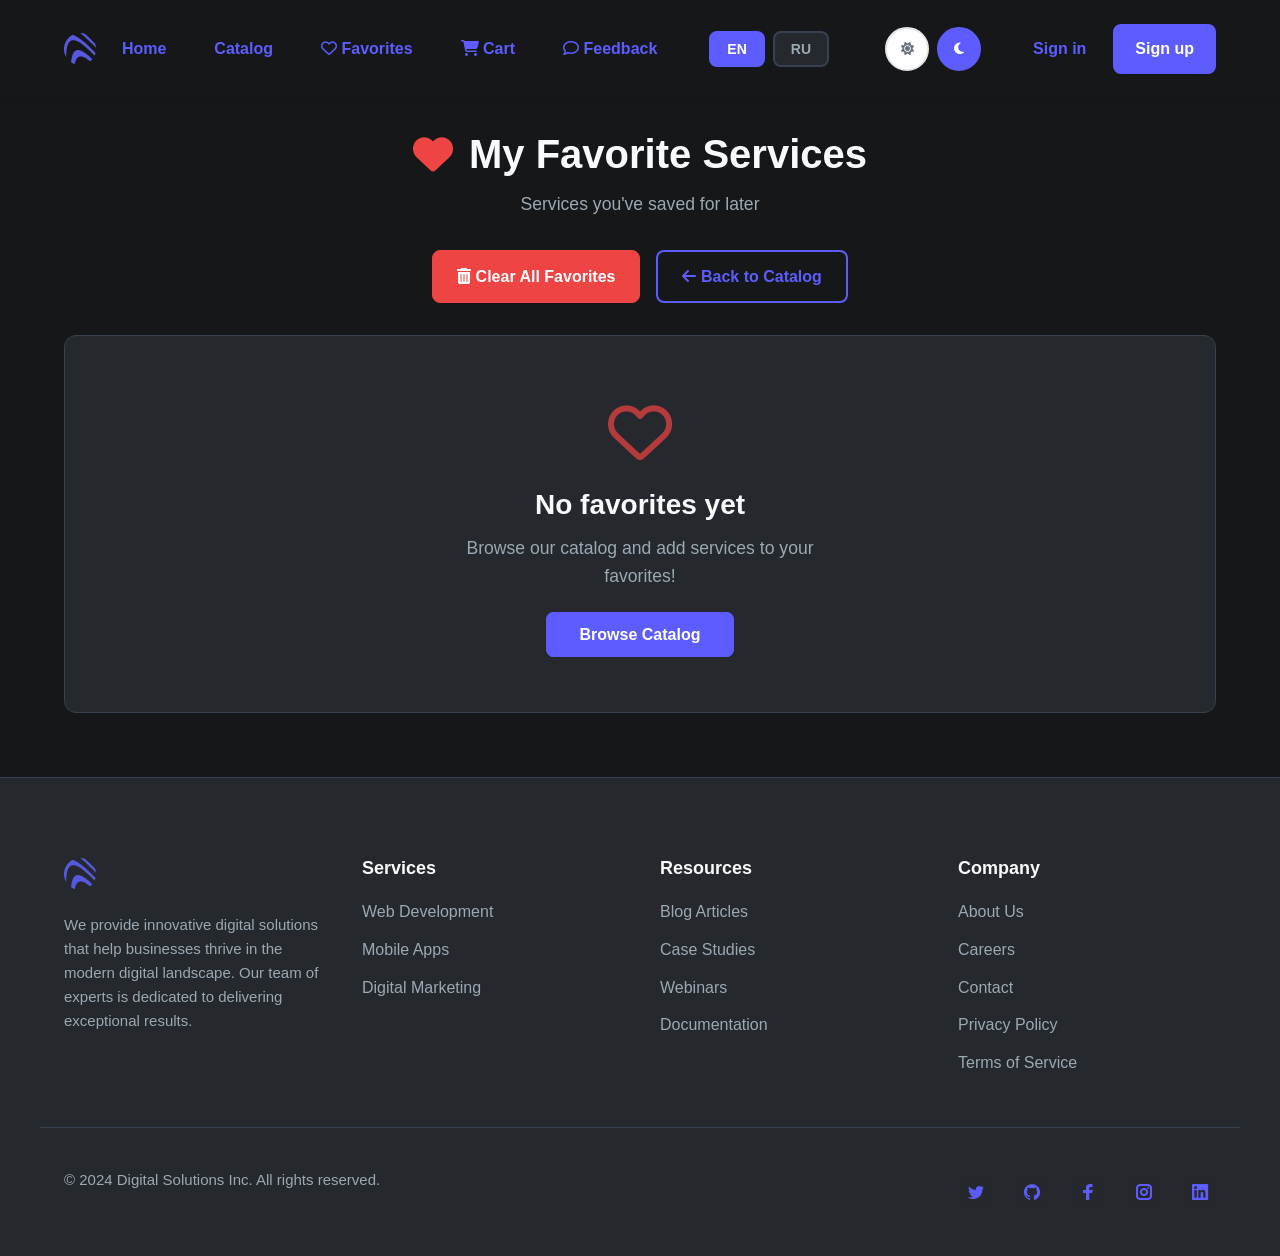
<file: pages/favorites.html>
<!DOCTYPE html>
<html lang="en">
<head>
  <meta charset="UTF-8" />
  <meta name="viewport" content="width=device-width, initial-scale=1.0"/>
  <title data-i18n="favorites-title">My Favorites</title>
  <link rel="stylesheet" href="../styles/global.css">
  <link rel="stylesheet" href="../styles/header.css">
  <link rel="stylesheet" href="../styles/footer.css">
  <link rel="stylesheet" href="../styles/favorites.css">
  <link rel="stylesheet" href="https://cdnjs.cloudflare.com/ajax/libs/font-awesome/6.4.0/css/all.min.css">
</head>
<body>
  <header class="header">
    <div class="container header-container">
      <a href="./home.html" class="logo">
        <img src="../assets/Logo.png" alt="ServiceHub Logo">
      </a>
      <nav class="nav">
        <a href="./home.html" class="nav-link" data-i18n="home">Home</a>
        <a href="./catalog.html" class="nav-link" data-i18n="catalog">Catalog</a>
        <a href="./favorites.html" class="nav-link">
          <i class="far fa-heart"></i> <span data-i18n="favorites">Favorites</span>
          <span id="favoritesCount" class="badge">0</span>
        </a>
        <a href="./cart.html" class="nav-link">
          <i class="fas fa-shopping-cart"></i> <span data-i18n="cart">Cart</span>
          <span id="cartCount" class="badge">0</span>
        </a>
        <a href="./feedback.html" class="nav-link">
          <i class="far fa-comment"></i> <span data-i18n="feedback">Feedback</span>
        </a>
        
        <div class="language-switcher" id="languageSwitcher">
          <button class="lang-btn" data-lang="en" title="English">
            <span>EN</span>
          </button>
          <button class="lang-btn" data-lang="ru" title="Русский">
            <span>RU</span>
          </button>
        </div>
        
        <div class="theme-switcher" id="themeSwitcher">
          <button class="theme-btn light-btn" data-theme="light" title="Light theme">
            <i class="fas fa-sun"></i>
          </button>
          <button class="theme-btn dark-btn" data-theme="dark" title="Dark theme">
            <i class="fas fa-moon"></i>
          </button>
        </div>
        
        <div class="auth-buttons" id="authButtons">
        </div>
      </nav>
    </div>
  </header>

  <main class="container">
    <section class="favorites-section">
      <div class="favorites-header">
        <h1><i class="fas fa-heart"></i> <span data-i18n="favorites-header">My Favorite Services</span></h1>
        <p class="subtitle" data-i18n="favorites-subtitle">Services you've saved for later</p>
      </div>

      <div class="favorites-actions">
        <button id="clearAllFavorites" class="btn btn-danger">
          <i class="fas fa-trash-alt"></i> <span data-i18n="favorites-clear-all">Clear All Favorites</span>
        </button>
        <a href="catalog.html" class="btn btn-secondary">
          <i class="fas fa-arrow-left"></i> <span data-i18n="favorites-back-to-catalog">Back to Catalog</span>
        </a>
      </div>

      <div class="favorites-grid" id="favoritesGrid">
        <div class="loading-spinner">
          <i class="fas fa-spinner fa-spin"></i>
          <p data-i18n="favorites-loading">Loading favorites...</p>
        </div>
      </div>

      <div id="emptyFavorites" class="empty-favorites" style="display: none;">
        <i class="far fa-heart fa-4x"></i>
        <h2 data-i18n="favorites-empty-title">No favorites yet</h2>
        <p data-i18n="favorites-empty-text">Browse our catalog and add services to your favorites!</p>
        <a href="catalog.html" class="btn btn-primary" data-i18n="favorites-empty-button">
          Browse Catalog
        </a>
      </div>
    </section>
  </main>

  <footer class="footer">
    <div class="container">
      <div class="footer-grid">
        <div class="footer-col">
          <div class="logo">
            <img src="../assets/Logo.png" alt="Logo" />
          </div>
          <p data-i18n="footer-text">Lorem ipsum is placeholder text commonly used in the graphic, print, and publishing industries for previewing layouts and visual mockups.</p>
        </div>
        <div class="footer-col">
          <h4 data-i18n="products-title">Products</h4>
          <ul>
            <li><a href="#" data-i18n="product-1">Web Studio</a></li>
            <li><a href="#" data-i18n="product-2">DynamicBox Flex</a></li>
            <li><a href="#" data-i18n="product-3">Programming Forms</a></li>
          </ul>
        </div>
        <div class="footer-col">
          <h4 data-i18n="resources-title">Resources</h4>
          <ul>
            <li><a href="#" data-i18n="resource-1">Nostrud exercitation</a></li>
            <li><a href="#" data-i18n="resource-2">Visual mockups</a></li>
            <li><a href="#" data-i18n="resource-3">Nostrud exercitation</a></li>
            <li><a href="#" data-i18n="resource-4">Visual mockups</a></li>
          </ul>
        </div>
        <div class="footer-col">
          <h4 data-i18n="company-title">Company</h4>
          <ul>
            <li><a href="#" data-i18n="company-1">Consectetur adipiscing</a></li>
            <li><a href="#" data-i18n="company-2">Labore et dolore</a></li>
            <li><a href="#" data-i18n="company-3">Sed do eiusmod</a></li>
            <li><a href="#" data-i18n="company-4">Tempor incididunt</a></li>
            <li><a href="#" data-i18n="company-5">Labore et dolore</a></li>
          </ul>
        </div>
      </div>
    </div>
    <div class="container footer-bottom">
        <div class="footer-bottom-left">
            <p class="copyright" data-i18n="copyright">Made by <strong>Cruip</strong>. All right reserved</p>
        </div>
        <div class="footer-bottom-right">
          <ul>
            <li><a href="#"><img src="../assets/twitter.png" alt="twitter" /></a></li>
            <li><a href="#"><img src="../assets/git.png" alt="git" /></a></li>
            <li><a href="#"><img src="../assets/facebook.png" alt="facebook" /></a></li>
            <li><a href="#"><img src="../assets/inst.png" alt="inst" /></a></li>
            <li><a href="#"><img src="../assets/in.png" alt="in" /></a></li>
          </ul>
        </div>
    </div>
  </footer>

  <script src="../scripts/globalCounters.js"></script>
  <script src="../scripts/auth.js"></script>
  <script src="../scripts/translate.js"></script>
  <script src="../scripts/theme.js"></script>
  <script src="../scripts/language-switcher.js"></script>
  <script src="../scripts/user-settings.js"></script>
  <script src="../scripts/favorites.js"></script>
  
  <script>
    document.addEventListener('DOMContentLoaded', async () => {
      try {
        if (window.themeManager) {
          window.themeManager.loadSettings();
        }
        
        await window.authService.init();
        
        const savedLang = localStorage.getItem('lang') || 'en';
        if (window.getTranslate) {
          window.getTranslate(savedLang);
        }
        
        document.querySelectorAll('.lang-btn').forEach(btn => {
          btn.addEventListener('click', function() {
            const lang = this.dataset.lang;
            if (window.getTranslate) {
              window.getTranslate(lang);
            }
            if (window.languageSwitcher) {
              window.languageSwitcher.switchLanguage(lang);
            }
          });
        });
        
        document.querySelectorAll('.theme-btn').forEach(btn => {
          btn.addEventListener('click', function() {
            const theme = this.dataset.theme;
            if (window.themeManager) {
              window.themeManager.applyTheme(theme);
            }
          });
        });
        
      } catch (error) {
        console.error('Error during initialization:', error);
      }
    });
  </script>
</body>
</html>
</file>
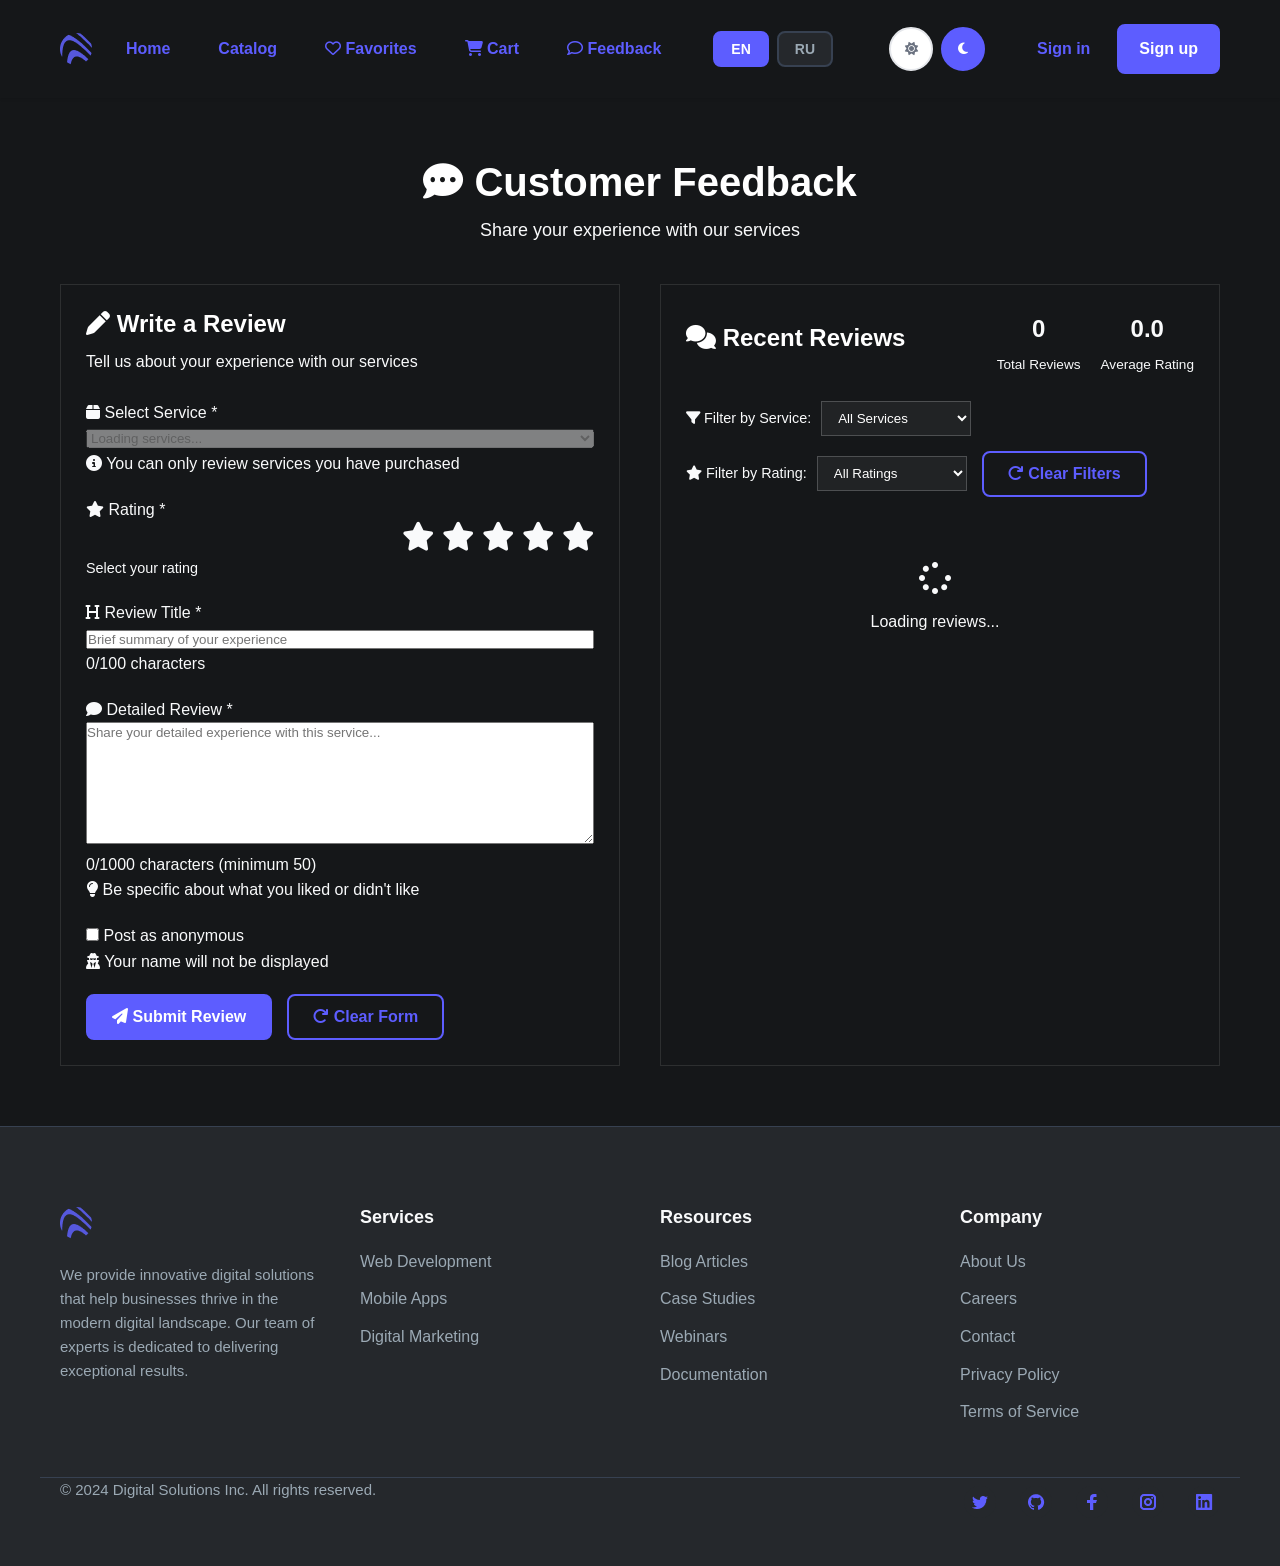
<file: pages/feedback.html>
<!DOCTYPE html>
<html lang="en">
<head>
  <meta charset="UTF-8" />
  <meta name="viewport" content="width=device-width, initial-scale=1.0"/>
  <title data-i18n="feedback-title">Feedback - ServiceHub</title>
  <link rel="stylesheet" href="../styles/global.css">
  <link rel="stylesheet" href="../styles/header.css">
  <link rel="stylesheet" href="../styles/footer.css">
  <link rel="stylesheet" href="../styles/feedback.css">
  <link rel="stylesheet" href="https://cdnjs.cloudflare.com/ajax/libs/font-awesome/6.4.0/css/all.min.css">
</head>
<body>
  <header class="header">
    <div class="container header-container">
      <a href="./home.html" class="logo">
        <img src="../assets/Logo.png" alt="ServiceHub Logo">
      </a>
      <nav class="nav">
        <a href="./home.html" class="nav-link" data-i18n="home">Home</a>
        <a href="./catalog.html" class="nav-link" data-i18n="catalog">Catalog</a>
        <a href="./favorites.html" class="nav-link">
          <i class="far fa-heart"></i> <span data-i18n="favorites">Favorites</span>
          <span id="favoritesCount" class="badge">0</span>
        </a>
        <a href="./cart.html" class="nav-link">
          <i class="fas fa-shopping-cart"></i> <span data-i18n="cart">Cart</span>
          <span id="cartCount" class="badge">0</span>
        </a>
        <a href="./feedback.html" class="nav-link">
          <i class="far fa-comment"></i> <span data-i18n="feedback">Feedback</span>
        </a>
        
        <div class="language-switcher" id="languageSwitcher">
          <button class="lang-btn" data-lang="en" title="English">
            <span>EN</span>
          </button>
          <button class="lang-btn" data-lang="ru" title="Русский">
            <span>RU</span>
          </button>
        </div>
        
        <div class="theme-switcher" id="themeSwitcher">
          <button class="theme-btn light-btn" data-theme="light" title="Light theme">
            <i class="fas fa-sun"></i>
          </button>
          <button class="theme-btn dark-btn" data-theme="dark" title="Dark theme">
            <i class="fas fa-moon"></i>
          </button>
        </div>
        
        <div class="auth-buttons" id="authButtons">
        </div>
      </nav>
    </div>
  </header>

  <main class="container">
    <section class="feedback-section">
      <div class="feedback-header">
        <h1><i class="fas fa-comment-dots"></i> <span data-i18n="feedback-header">Customer Feedback</span></h1>
        <p class="subtitle" data-i18n="feedback-subtitle">Share your experience with our services</p>
      </div>

      <div class="feedback-container">
        <div class="feedback-form-card">
          <h2><i class="fas fa-pen"></i> <span data-i18n="feedback-write-review">Write a Review</span></h2>
          <p class="form-description" data-i18n="feedback-form-description">Tell us about your experience with our services</p>

          <form id="feedbackForm" class="feedback-form">
            <div class="form-group">
              <label for="serviceSelect">
                <i class="fas fa-box"></i> <span data-i18n="feedback-service-label">Select Service</span>
                <span class="required">*</span>
              </label>
              <select id="serviceSelect" name="serviceSelect" required disabled>
                <option value="" data-i18n="feedback-loading-services">Loading services...</option>
              </select>
              <div class="error-message" id="serviceError"></div>
              <div class="hint" id="serviceHint">
                <i class="fas fa-info-circle"></i> <span data-i18n="feedback-service-hint">You can only review services you have purchased</span>
              </div>
            </div>

            <div class="form-group">
              <label for="rating">
                <i class="fas fa-star"></i> <span data-i18n="feedback-rating-label">Rating</span>
                <span class="required">*</span>
              </label>
              <div class="star-rating">
                <input type="radio" id="star5" name="rating" value="5">
                <label for="star5" title="5 stars">
                  <i class="fas fa-star"></i>
                </label>
                <input type="radio" id="star4" name="rating" value="4">
                <label for="star4" title="4 stars">
                  <i class="fas fa-star"></i>
                </label>
                <input type="radio" id="star3" name="rating" value="3">
                <label for="star3" title="3 stars">
                  <i class="fas fa-star"></i>
                </label>
                <input type="radio" id="star2" name="rating" value="2">
                <label for="star2" title="2 stars">
                  <i class="fas fa-star"></i>
                </label>
                <input type="radio" id="star1" name="rating" value="1">
                <label for="star1" title="1 star">
                  <i class="fas fa-star"></i>
                </label>
              </div>
              <div class="error-message" id="ratingError"></div>
              <div class="rating-hint">
                <span id="ratingText" data-i18n="feedback-rating-default">Select your rating</span>
              </div>
            </div>

            <div class="form-group">
              <label for="feedbackTitle">
                <i class="fas fa-heading"></i> <span data-i18n="feedback-title-label">Review Title</span>
                <span class="required">*</span>
              </label>
              <input 
                type="text" 
                id="feedbackTitle" 
                name="feedbackTitle" 
                data-i18n-placeholder="feedback-title-placeholder"
                placeholder="Brief summary of your experience"
                maxlength="100"
                required
              >
              <div class="error-message" id="titleError"></div>
              <div class="char-counter">
                <span id="titleCounter">0</span><span data-i18n="feedback-chars-counter">/100 characters</span>
              </div>
            </div>

            <div class="form-group">
              <label for="feedbackText">
                <i class="fas fa-comment"></i> <span data-i18n="feedback-text-label">Detailed Review</span>
                <span class="required">*</span>
              </label>
              <textarea 
                id="feedbackText" 
                name="feedbackText" 
                rows="6" 
                data-i18n-placeholder="feedback-text-placeholder"
                placeholder="Share your detailed experience with this service..."
                minlength="50"
                maxlength="1000"
                required
              ></textarea>
              <div class="error-message" id="textError"></div>
              <div class="char-counter">
                <span id="textCounter">0</span><span data-i18n="feedback-chars-counter-min">/1000 characters (minimum 50)</span>
              </div>
              <div class="hint">
                <i class="fas fa-lightbulb"></i> <span data-i18n="feedback-text-hint">Be specific about what you liked or didn't like</span>
              </div>
            </div>

            <div class="form-group">
              <label class="checkbox-label">
                <input type="checkbox" id="anonymous" name="anonymous">
                <span class="checkbox-custom"></span>
                <span data-i18n="feedback-anonymous">Post as anonymous</span>
              </label>
              <div class="hint">
                <i class="fas fa-user-secret"></i> <span data-i18n="feedback-anonymous-hint">Your name will not be displayed</span>
              </div>
            </div>

            <div class="form-actions">
              <button type="submit" id="submitFeedback" class="btn btn-primary" disabled>
                <i class="fas fa-paper-plane"></i> <span data-i18n="feedback-submit-button">Submit Review</span>
              </button>
              <button type="reset" id="resetFeedback" class="btn btn-secondary">
                <i class="fas fa-redo"></i> <span data-i18n="feedback-clear-button">Clear Form</span>
              </button>
            </div>
          </form>
        </div>

        <div class="feedback-list-card">
          <div class="feedback-list-header">
            <h2><i class="fas fa-comments"></i> <span data-i18n="feedback-recent-reviews">Recent Reviews</span></h2>
            <div class="feedback-stats">
              <div class="stat-item">
                <span class="stat-value" id="totalReviews">0</span>
                <span class="stat-label" data-i18n="feedback-total-reviews">Total Reviews</span>
              </div>
              <div class="stat-item">
                <span class="stat-value" id="averageRating">0.0</span>
                <span class="stat-label" data-i18n="feedback-average-rating">Average Rating</span>
              </div>
            </div>
          </div>

          <div class="feedback-filters">
            <div class="filter-group">
              <label for="filterService">
                <i class="fas fa-filter"></i> <span data-i18n="feedback-filter-service">Filter by Service:</span>
              </label>
              <select id="filterService" class="filter-select">
                <option value="all" data-i18n="feedback-filter-all">All Services</option>
              </select>
            </div>
            <div class="filter-group">
              <label for="filterRating">
                <i class="fas fa-star"></i> <span data-i18n="feedback-filter-rating">Filter by Rating:</span>
              </label>
              <select id="filterRating" class="filter-select">
                <option value="all" data-i18n="feedback-filter-all-ratings">All Ratings</option>
                <option value="5">5 <span data-i18n="feedback-stars">Stars</span></option>
                <option value="4">4+ <span data-i18n="feedback-stars">Stars</span></option>
                <option value="3">3+ <span data-i18n="feedback-stars">Stars</span></option>
                <option value="2">2+ <span data-i18n="feedback-stars">Stars</span></option>
                <option value="1">1 <span data-i18n="feedback-star">Star</span></option>
              </select>
            </div>
            <button id="clearFilters" class="btn btn-secondary">
              <i class="fas fa-redo"></i> <span data-i18n="feedback-clear-filters">Clear Filters</span>
            </button>
          </div>

          <div class="feedback-list" id="feedbackList">
            <div class="loading-spinner">
              <i class="fas fa-spinner fa-spin"></i>
              <p data-i18n="feedback-loading-reviews">Loading reviews...</p>
            </div>
          </div>

          <div id="noFeedback" class="no-feedback" style="display: none;">
            <i class="far fa-comment fa-4x"></i>
            <h3 data-i18n="feedback-no-reviews-title">No reviews yet</h3>
            <p data-i18n="feedback-no-reviews-text">Be the first to share your experience!</p>
          </div>
        </div>
      </div>
    </section>
  </main>

  <footer class="footer">
    <div class="container">
      <div class="footer-grid">
        <div class="footer-col">
          <div class="logo">
            <img src="../assets/Logo.png" alt="Logo" />
          </div>
          <p data-i18n="footer-text">Lorem ipsum is placeholder text commonly used in the graphic, print, and publishing industries for previewing layouts and visual mockups.</p>
        </div>
        <div class="footer-col">
          <h4 data-i18n="products-title">Products</h4>
          <ul>
            <li><a href="#" data-i18n="product-1">Web Studio</a></li>
            <li><a href="#" data-i18n="product-2">DynamicBox Flex</a></li>
            <li><a href="#" data-i18n="product-3">Programming Forms</a></li>
          </ul>
        </div>
        <div class="footer-col">
          <h4 data-i18n="resources-title">Resources</h4>
          <ul>
            <li><a href="#" data-i18n="resource-1">Nostrud exercitation</a></li>
            <li><a href="#" data-i18n="resource-2">Visual mockups</a></li>
            <li><a href="#" data-i18n="resource-3">Nostrud exercitation</a></li>
            <li><a href="#" data-i18n="resource-4">Visual mockups</a></li>
          </ul>
        </div>
        <div class="footer-col">
          <h4 data-i18n="company-title">Company</h4>
          <ul>
            <li><a href="#" data-i18n="company-1">Consectetur adipiscing</a></li>
            <li><a href="#" data-i18n="company-2">Labore et dolore</a></li>
            <li><a href="#" data-i18n="company-3">Sed do eiusmod</a></li>
            <li><a href="#" data-i18n="company-4">Tempor incididunt</a></li>
            <li><a href="#" data-i18n="company-5">Labore et dolore</a></li>
          </ul>
        </div>
      </div>
    </div>
    <div class="container footer-bottom">
        <div class="footer-bottom-left">
            <p class="copyright" data-i18n="copyright">Made by <strong>Cruip</strong>. All right reserved</p>
        </div>
        <div class="footer-bottom-right">
          <ul>
            <li><a href="#"><img src="../assets/twitter.png" alt="twitter" /></a></li>
            <li><a href="#"><img src="../assets/git.png" alt="git" /></a></li>
            <li><a href="#"><img src="../assets/facebook.png" alt="facebook" /></a></li>
            <li><a href="#"><img src="../assets/inst.png" alt="inst" /></a></li>
            <li><a href="#"><img src="../assets/in.png" alt="in" /></a></li>
          </ul>
        </div>
    </div>
  </footer>

  <div id="notificationContainer" class="notification-container"></div>

  <script src="../scripts/globalCounters.js"></script>
  <script src="../scripts/auth.js"></script>
  <script src="../scripts/translate.js"></script>
  <script src="../scripts/theme.js"></script>
  <script src="../scripts/language-switcher.js"></script>
  <script src="../scripts/user-settings.js"></script>
  <script src="../scripts/feedback.js"></script>
  
  <script>
    document.addEventListener('DOMContentLoaded', async () => {
      try {
        if (window.themeManager) {
          window.themeManager.loadSettings();
        }
        
        await window.authService.init();
        
        const savedLang = localStorage.getItem('lang') || 'en';
        if (window.getTranslate) {
          window.getTranslate(savedLang);
        }
        
        document.querySelectorAll('.lang-btn').forEach(btn => {
          btn.addEventListener('click', function() {
            const lang = this.dataset.lang;
            if (window.getTranslate) {
              window.getTranslate(lang);
            }
            if (window.languageSwitcher) {
              window.languageSwitcher.switchLanguage(lang);
            }
          });
        });
        
        document.querySelectorAll('.theme-btn').forEach(btn => {
          btn.addEventListener('click', function() {
            const theme = this.dataset.theme;
            if (window.themeManager) {
              window.themeManager.applyTheme(theme);
            }
          });
        });
        
      } catch (error) {
        console.error('Error during initialization:', error);
      }
    });
  </script>
</body>
</html>
</file>
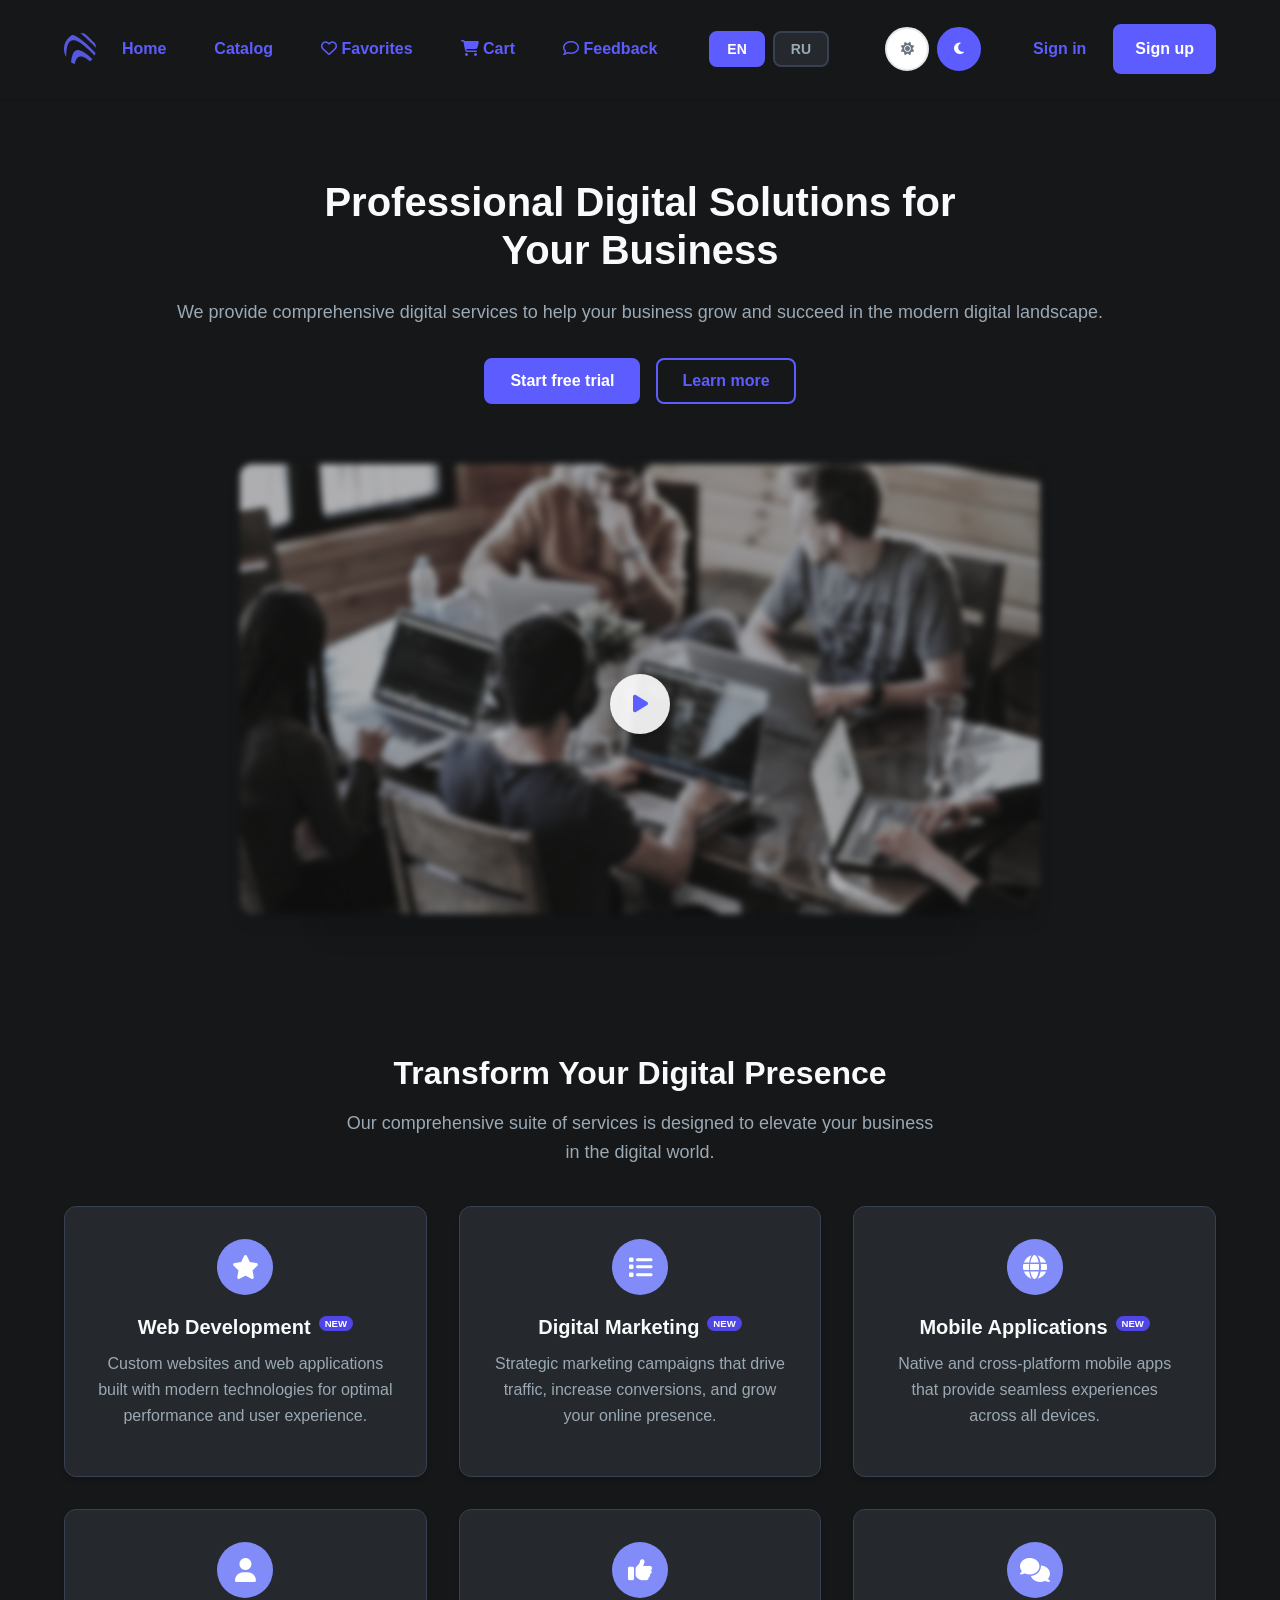
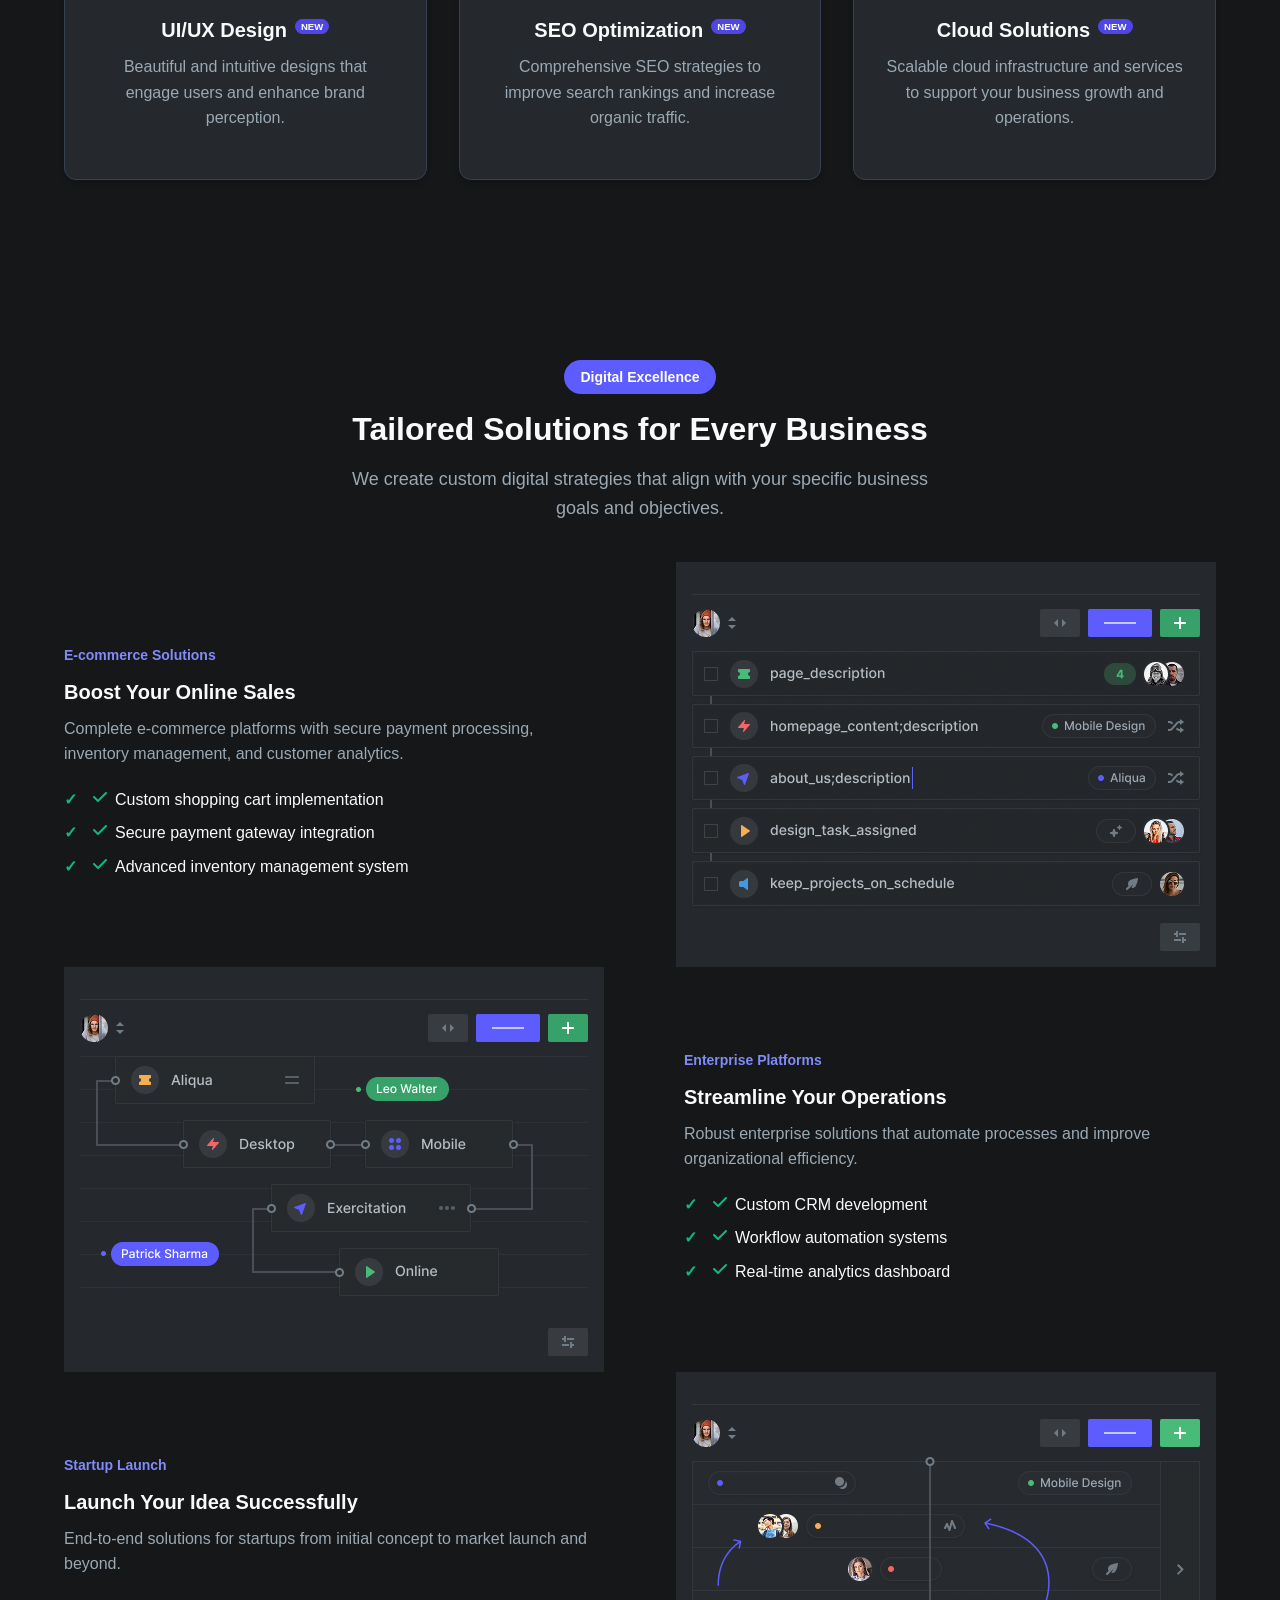
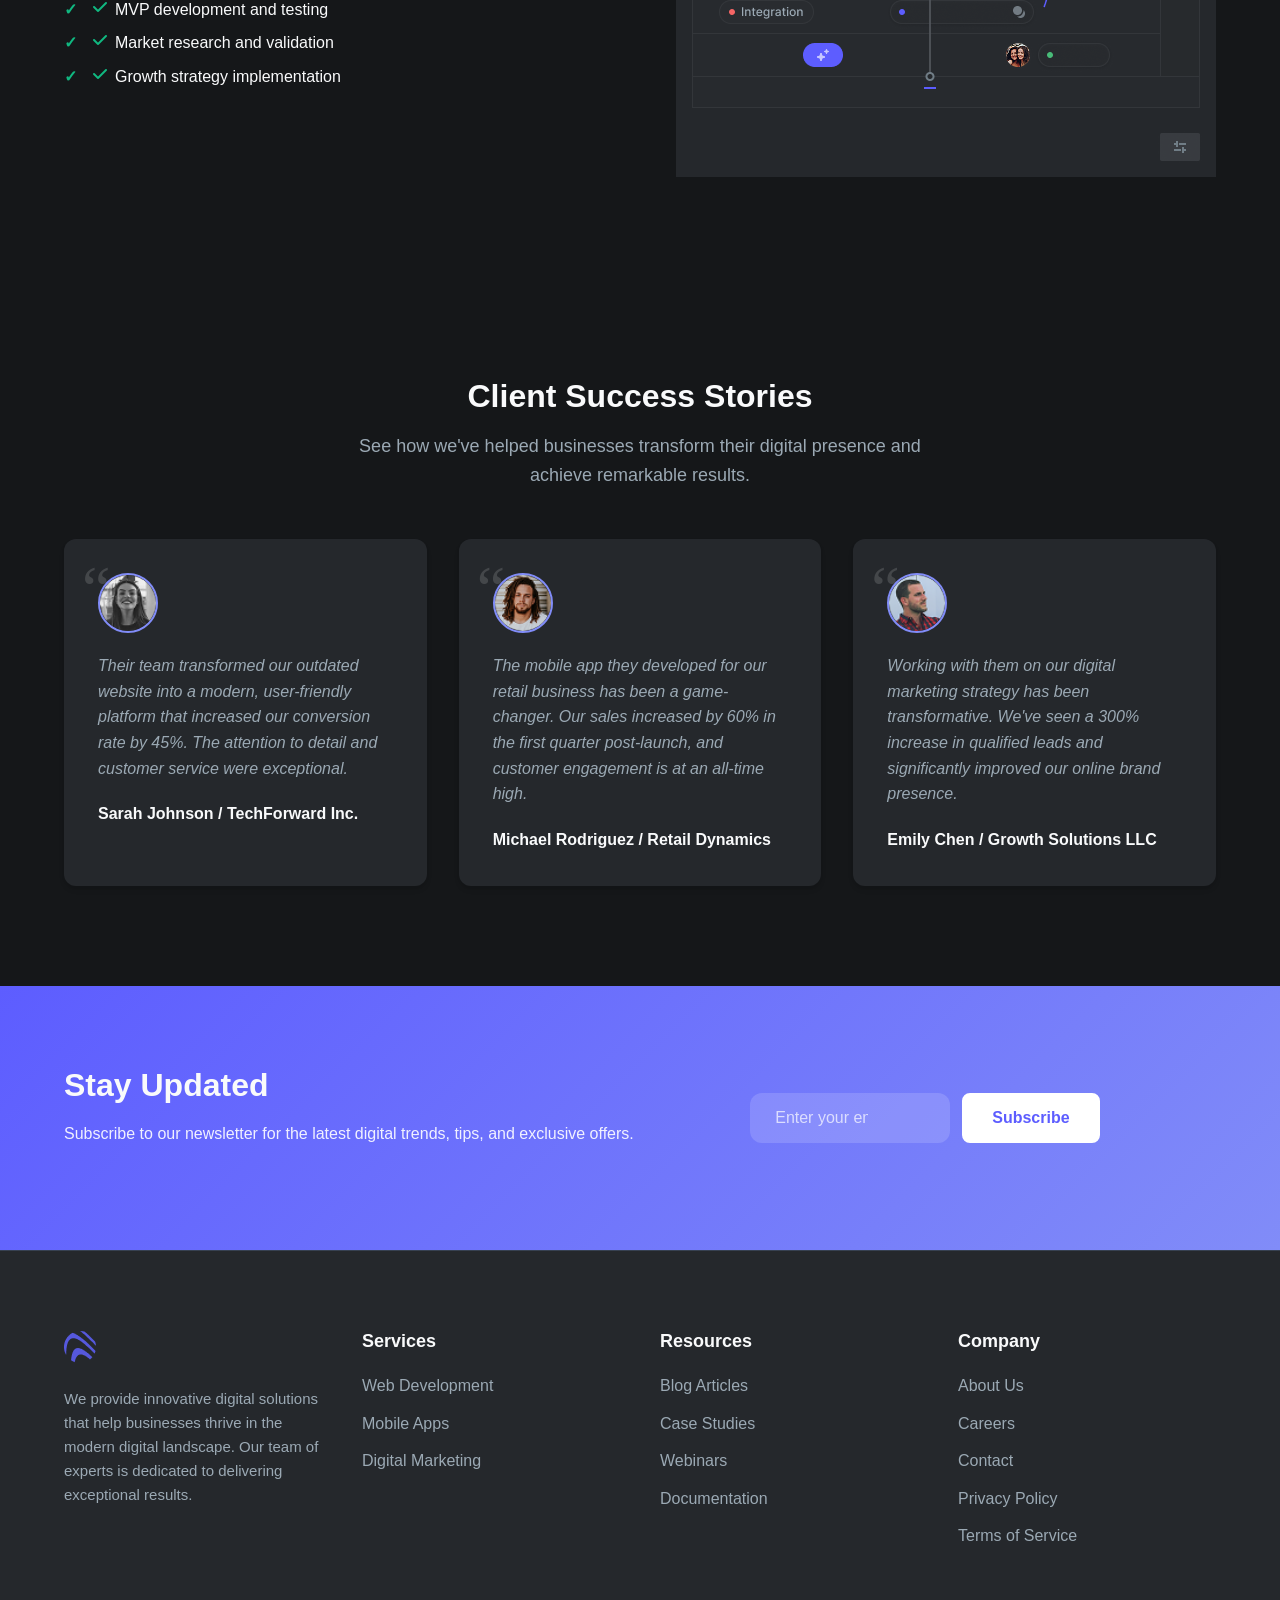
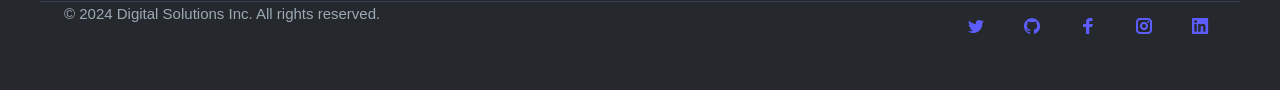
<file: pages/home.html>
<!DOCTYPE html>
<html lang="en">
<head>
  <meta charset="UTF-8" />
  <meta name="viewport" content="width=device-width, initial-scale=1.0"/>
  <title data-i18n="hero-title">Landing template for startups</title>
  <link rel="stylesheet" href="../styles/footer.css" />
  <link rel="stylesheet" href="../styles/global.css" />
  <link rel="stylesheet" href="../styles/header.css" />
  <link rel="stylesheet" href="../styles/home.css" />
  <link rel="stylesheet" href="../styles/animations.css" />
  <link rel="stylesheet" href="https://cdnjs.cloudflare.com/ajax/libs/font-awesome/6.4.0/css/all.min.css">
</head>
<body>
  <header class="header">
    <div class="container header-container">
      <a href="./home.html" class="logo">
        <img src="../assets/Logo.png" alt="ServiceHub Logo">
      </a>
      <nav class="nav">
        <a href="./home.html" class="nav-link" data-i18n="home">Home</a>
        <a href="./catalog.html" class="nav-link" data-i18n="catalog">Catalog</a>
        <a href="./favorites.html" class="nav-link">
          <i class="far fa-heart"></i> <span data-i18n="favorites">Favorites</span>
          <span id="favoritesCount" class="badge">0</span>
        </a>
        <a href="./cart.html" class="nav-link">
          <i class="fas fa-shopping-cart"></i> <span data-i18n="cart">Cart</span>
          <span id="cartCount" class="badge">0</span>
        </a>
        <a href="./feedback.html" class="nav-link">
          <i class="far fa-comment"></i> <span data-i18n="feedback">Feedback</span>
        </a>
        <div class="auth-buttons" id="authButtons"></div>
      </nav>
    </div>
  </header>

  <section class="hero">
    <div class="container hero-content">
      <h1 data-i18n="hero-title">Landing template for startups</h1>
      <p data-i18n="hero-subtitle">Our landing page template works on all devices, so you only have to set it up once, and get beautiful results forever.</p>
      <div class="hero-buttons">
        <button class="btn btn-primary" data-i18n="start-trial">Start free trial</button>
        <button class="btn btn-secondary" data-i18n="learn-more">Learn more</button>
      </div>
      <div class="hero-image">
        <img src="../assets/hero.png" alt="Team working on laptops" />
        <div class="play-button">
          <i class="fas fa-play"></i>
        </div>
      </div>
    </div>
  </section>

  <section class="features">
    <div class="container">
      <h2 data-i18n="features-title">The majority our customers do not understand their workflows.</h2>
      <p class="subtitle" data-i18n="features-subtitle">Excepteur sint occaecat cupidatat non proident, sunt in culpa qui officia deserunt mollit anim id est laborum.</p>
      <div class="features-grid">
        <div class="feature-card">
          <div class="feature-icon"><i class="fas fa-star"></i></div>
          <h3 data-i18n="feature-1-title">Instant Features</h3>
          <p data-i18n="feature-1-text">Duis aute irure dolor in reprehenderit in voluptate velit esse cillum dolore eu fugiat nulla pariatur. Excepteur sint occaecat cupidatat.</p>
        </div>
        <div class="feature-card">
          <div class="feature-icon"><i class="fas fa-list"></i></div>
          <h3 data-i18n="feature-2-title">Advanced Analytics</h3>
          <p data-i18n="feature-2-text">Duis aute irure dolor in reprehenderit in voluptate velit esse cillum dolore eu fugiat nulla pariatur. Excepteur sint occaecat cupidatat.</p>
        </div>
        <div class="feature-card">
          <div class="feature-icon"><i class="fas fa-globe"></i></div>
          <h3 data-i18n="feature-3-title">Global Support</h3>
          <p data-i18n="feature-3-text">Duis aute irure dolor in reprehenderit in voluptate velit esse cillum dolore eu fugiat nulla pariatur. Excepteur sint occaecat cupidatat.</p>
        </div>
        <div class="feature-card">
          <div class="feature-icon"><i class="fas fa-user"></i></div>
          <h3 data-i18n="feature-4-title">User Management</h3>
          <p data-i18n="feature-4-text">Duis aute irure dolor in reprehenderit in voluptate velit esse cillum dolore eu fugiat nulla pariatur. Excepteur sint occaecat cupidatat.</p>
        </div>
        <div class="feature-card">
          <div class="feature-icon"><i class="fas fa-thumbs-up"></i></div>
          <h3 data-i18n="feature-5-title">Quality Assurance</h3>
          <p data-i18n="feature-5-text">Duis aute irure dolor in reprehenderit in voluptate velit esse cillum dolore eu fugiat nulla pariatur. Excepteur sint occaecat cupidatat.</p>
        </div>
        <div class="feature-card">
          <div class="feature-icon"><i class="fas fa-comments"></i></div>
          <h3 data-i18n="feature-6-title">Customer Support</h3>
          <p data-i18n="feature-6-text">Duis aute irure dolor in reprehenderit in voluptate velit esse cillum dolore eu fugiat nulla pariatur. Excepteur sint occaecat cupidatat.</p>
        </div>
      </div>
    </div>
  </section>

  <section class="solutions">
    <div class="container flex-col">
      <span class="tag" data-i18n="solutions-tag">Reach goals that matter</span>
      <h2 data-i18n="solutions-title">One product, unlimited solutions</h2>
      <p class="subtitle" data-i18n="solutions-subtitle">Excepteur sint occaecat cupidatat non proident, sunt in culpa qui officia deserunt mollit laborum — semper quis lectus nulla.</p>

    <div class="solution-item solution-item--reverse">
      <div class="solution-text">
        <span class="label" data-i18n="solution-label">E-commerce Solutions</span>
        <h3 data-i18n="solution-title">Boost Your Online Sales</h3>
        <p data-i18n="solution-text">Complete e-commerce platforms with secure payment processing, inventory management, and customer analytics.</p>
        <ul>
          <li><i class="fas fa-check"></i> <span data-i18n="solution-item-1">Custom shopping cart implementation</span></li>
          <li><i class="fas fa-check"></i> <span data-i18n="solution-item-2">Secure payment gateway integration</span></li>
          <li><i class="fas fa-check"></i> <span data-i18n="solution-item-3">Advanced inventory management system</span></li>
        </ul>
      </div>
      <div class="solution-image">
        <img src="../assets/solution1.png" alt="Project management interface" />
      </div>
    </div>

    <div class="solution-item">
      <div class="solution-image">
        <img src="../assets/solution2.png" alt="Workflow diagram" />
      </div>
      <div class="solution-text">
        <span class="label" data-i18n="solution-label-2">Enterprise Platforms</span>
        <h3 data-i18n="solution-title-2">Streamline Your Operations</h3>
        <p data-i18n="solution-text-2">Robust enterprise solutions that automate processes and improve organizational efficiency.</p>
        <ul>
          <li><i class="fas fa-check"></i> <span data-i18n="solution-item-2-1">Custom CRM development</span></li>
          <li><i class="fas fa-check"></i> <span data-i18n="solution-item-2-2">Workflow automation systems</span></li>
          <li><i class="fas fa-check"></i> <span data-i18n="solution-item-2-3">Real-time analytics dashboard</span></li>
        </ul>
      </div>
    </div>

    <div class="solution-item solution-item--reverse">
      <div class="solution-text">
        <span class="label" data-i18n="solution-label-3">Startup Launch</span>
        <h3 data-i18n="solution-title-3">Launch Your Idea Successfully</h3>
        <p data-i18n="solution-text-3">End-to-end solutions for startups from initial concept to market launch and beyond.</p>
        <ul>
          <li><i class="fas fa-check"></i> <span data-i18n="solution-item-3-1">MVP development and testing</span></li>
          <li><i class="fas fa-check"></i> <span data-i18n="solution-item-3-2">Market research and validation</span></li>
          <li><i class="fas fa-check"></i> <span data-i18n="solution-item-3-3">Growth strategy implementation</span></li>
        </ul>
      </div>
      <div class="solution-image">
        <img src="../assets/solution3.png" alt="Team collaboration view" />
      </div>
    </div>
    </div>
  </section>

  <section class="testimonials">
    <div class="container">
      <h2 data-i18n="testimonials-title">Don't take our word for it</h2>
      <p class="subtitle" data-i18n="testimonials-subtitle">Vitae aliquet nec ullamcorper sit amet risus nullam eget felis semper quis lectus nulla at volutpat diam ut venenatis tellus—in ornare.</p>
      <div class="testimonials-grid">
        <div class="testimonial-card">
          <div class="avatar"><img src="../assets/avatar1.png" alt="Anastasia Dan" /></div>
          <blockquote data-i18n="testimonial-1-quote">— Open PRO lets me quickly get the insights I care about so that I can focus on my productive work. I've had Open PRO for about 24 hours now and I honestly don't know how I functioned without it before.</blockquote>
          <div class="author"><span data-i18n="testimonial-1-author">Anastasia Dan</span> <span data-i18n="testimonial-1-company">/ UX Board</span></div>
        </div>
        <div class="testimonial-card">
          <div class="avatar"><img src="../assets/avatar2.png" alt="Roman Level" /></div>
          <blockquote data-i18n="testimonial-2-quote">— Open PRO lets me quickly get the insights I care about so that I can focus on my productive work. I've had Open PRO for about 24 hours now and I honestly don't know how I functioned without it before.</blockquote>
          <div class="author"><span data-i18n="testimonial-2-author">Roman Level</span> <span data-i18n="testimonial-2-company">/ AppName</span></div>
        </div>
        <div class="testimonial-card">
          <div class="avatar"><img src="../assets/avatar3.png" alt="Akex Sackett" /></div>
          <blockquote data-i18n="testimonial-3-quote">— Open PRO lets me quickly get the insights I care about so that I can focus on my productive work. I've had Open PRO for about 24 hours now and I honestly don't know how I functioned without it before.</blockquote>
          <div class="author"><span data-i18n="testimonial-3-author">Akex Sackett</span> <span data-i18n="testimonial-3-company">/ Reform Layouts</span></div>
        </div>
      </div>
    </div>
  </section>

  <section class="newsletter">
    <div class="container">
      <div class="newsletter-content">
        <div class="newsletter-content-text">
            <h2 data-i18n="newsletter-title">Stay in the loop</h2>
            <p data-i18n="newsletter-subtitle">Join our newsletter to get top news before anyone else.</p>
        </div>
        <form class="newsletter-form">
          <input type="email" placeholder="Your best email..." data-i18n-placeholder="newsletter-placeholder" required />
          <button type="submit" class="btn btn-white" data-i18n="newsletter-button">Subscribe</button>
        </form>
      </div>
    </div>
  </section>

  <footer class="footer">
    <div class="container">
      <div class="footer-grid">
        <div class="footer-col">
          <div class="logo">
            <img src="../assets/Logo.png" alt="Logo" />
          </div>
          <p data-i18n="footer-text">Lorem ipsum is placeholder text commonly used in the graphic, print, and publishing industries for previewing layouts and visual mockups.</p>
        </div>
        <div class="footer-col">
          <h4 data-i18n="products-title">Products</h4>
          <ul>
            <li><a href="#" data-i18n="product-1">Web Studio</a></li>
            <li><a href="#" data-i18n="product-2">DynamicBox Flex</a></li>
            <li><a href="#" data-i18n="product-3">Programming Forms</a></li>
          </ul>
        </div>
        <div class="footer-col">
          <h4 data-i18n="resources-title">Resources</h4>
          <ul>
            <li><a href="#" data-i18n="resource-1">Nostrud exercitation</a></li>
            <li><a href="#" data-i18n="resource-2">Visual mockups</a></li>
            <li><a href="#" data-i18n="resource-3">Nostrud exercitation</a></li>
            <li><a href="#" data-i18n="resource-4">Visual mockups</a></li>
          </ul>
        </div>
        <div class="footer-col">
          <h4 data-i18n="company-title">Company</h4>
          <ul>
            <li><a href="#" data-i18n="company-1">Consectetur adipiscing</a></li>
            <li><a href="#" data-i18n="company-2">Labore et dolore</a></li>
            <li><a href="#" data-i18n="company-3">Sed do eiusmod</a></li>
            <li><a href="#" data-i18n="company-4">Tempor incididunt</a></li>
            <li><a href="#" data-i18n="company-5">Labore et dolore</a></li>
          </ul>
        </div>
      </div>
    </div>
    <div class="container footer-bottom">
        <div class="footer-bottom-left">
            <p class="copyright" data-i18n="copyright">Made by <strong>Cruip</strong>. All right reserved</p>
        </div>
        <div class="footer-bottom-right">
          <ul>
            <li><a href="#"><img src="../assets/twitter.png" alt="twitter" /></a></li>
            <li><a href="#"><img src="../assets/git.png" alt="git" /></a></li>
            <li><a href="#"><img src="../assets/facebook.png" alt="facebook" /></a></li>
            <li><a href="#"><img src="../assets/inst.png" alt="inst" /></a></li>
            <li><a href="#"><img src="../assets/in.png" alt="in" /></a></li>
          </ul>
        </div>
    </div>
  </footer>
  
  <script src="../scripts/globalCounters.js"></script>
  <script src="../scripts/auth.js"></script>
  <script src="../scripts/translate.js"></script>
  <script src="../scripts/theme.js"></script>
  <script src="../scripts/language-switcher.js"></script>
  <script src="../scripts/user-settings.js"></script>
  
  <script>
    document.addEventListener('DOMContentLoaded', async () => {
      if (window.themeManager) {
        window.themeManager.loadSettings();
      }
      
      await window.authService.init();
      window.authService.checkAdminAccess();
      
      if (window.languageSwitcher) {
        const savedLang = localStorage.getItem('lang') || 'en';
        window.languageSwitcher.switchLanguage(savedLang);
      }
    });
    
    window.addEventListener('beforeunload', () => {
      if (window.themeManager) {
        window.themeManager.saveSettings();
      }
    });
  </script>
</body>
</html>
</file>
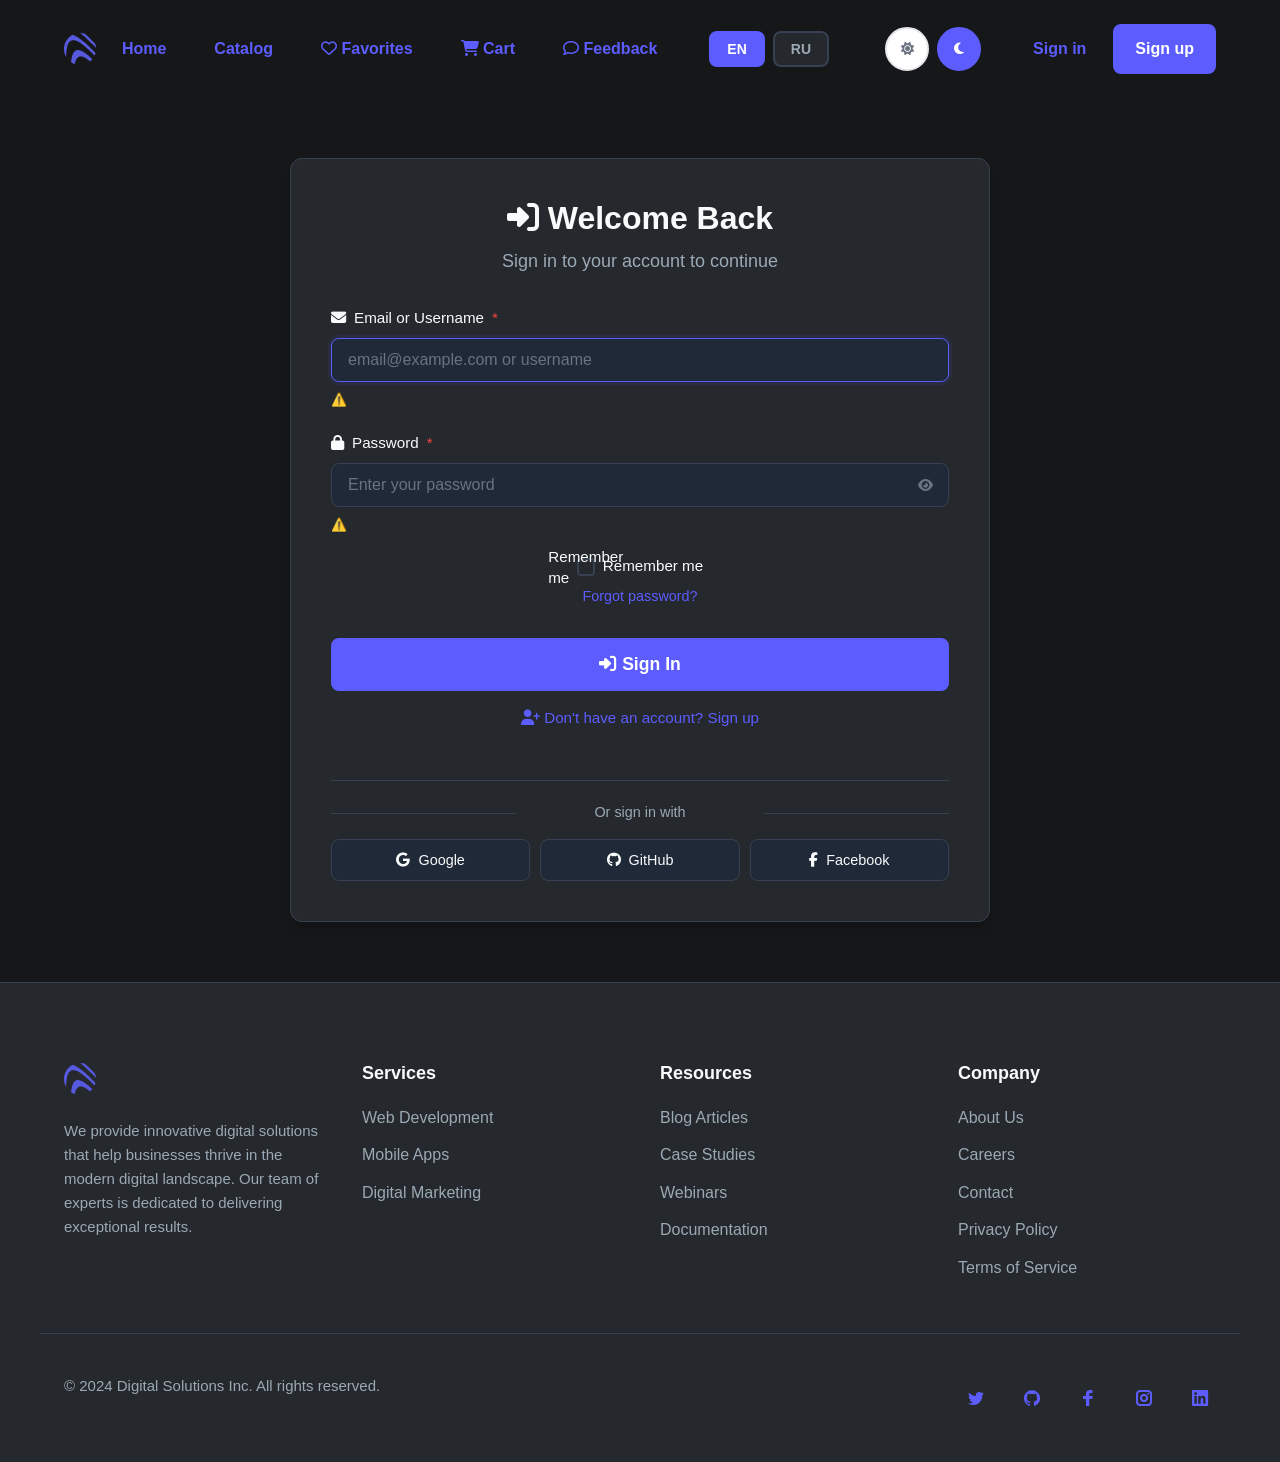
<file: pages/login.html>
<!DOCTYPE html>
<html lang="en">
<head>
  <meta charset="UTF-8" />
  <meta name="viewport" content="width=device-width, initial-scale=1.0"/>
  <title data-i18n="login-title">Login - ServiceHub</title>
  <link rel="stylesheet" href="../styles/global.css">
  <link rel="stylesheet" href="../styles/header.css">
  <link rel="stylesheet" href="../styles/footer.css">
  <link rel="stylesheet" href="../styles/auth.css">
  <link rel="stylesheet" href="https://cdnjs.cloudflare.com/ajax/libs/font-awesome/6.4.0/css/all.min.css">
</head>
<body>
  <header class="header">
    <div class="container header-container">
      <a href="./home.html" class="logo">
        <img src="../assets/Logo.png" alt="ServiceHub Logo">
      </a>
      <nav class="nav">
        <a href="./home.html" class="nav-link" data-i18n="home">Home</a>
        <a href="./catalog.html" class="nav-link" data-i18n="catalog">Catalog</a>
        <a href="./favorites.html" class="nav-link">
          <i class="far fa-heart"></i> <span data-i18n="favorites">Favorites</span>
          <span id="favoritesCount" class="badge">0</span>
        </a>
        <a href="./cart.html" class="nav-link">
          <i class="fas fa-shopping-cart"></i> <span data-i18n="cart">Cart</span>
          <span id="cartCount" class="badge">0</span>
        </a>
        <a href="./feedback.html" class="nav-link">
          <i class="far fa-comment"></i> <span data-i18n="feedback">Feedback</span>
        </a>
        <div class="auth-buttons" id="authButtons">
        </div>
      </nav>
    </div>
  </header>

  <main class="container">
    <section class="auth-section">
      <div class="auth-container">
        <div class="auth-header">
          <h1><i class="fas fa-sign-in-alt"></i> <span data-i18n="login-welcome">Welcome Back</span></h1>
          <p class="subtitle" data-i18n="login-subtitle">Sign in to your account to continue</p>
        </div>

        <form id="loginForm" class="auth-form">
          <div class="form-group">
            <label for="loginEmail">
              <i class="fas fa-envelope"></i> <span data-i18n="login-email-label">Email or Username</span>
              <span class="required">*</span>
            </label>
            <input 
              type="text" 
              id="loginEmail" 
              name="loginEmail" 
              data-i18n-placeholder="login-email-placeholder"
              placeholder="email@example.com or username" 
              required
            >
            <div class="error-message" id="loginEmailError"></div>
          </div>

          <div class="form-group">
            <label for="loginPassword">
              <i class="fas fa-lock"></i> <span data-i18n="login-password-label">Password</span>
              <span class="required">*</span>
            </label>
            <div class="password-input">
              <input 
                type="password" 
                id="loginPassword" 
                name="loginPassword" 
                data-i18n-placeholder="login-password-placeholder"
                placeholder="Enter your password"
                required
              >
              <button type="button" class="toggle-password" id="toggleLoginPassword">
                <i class="fas fa-eye"></i>
              </button>
            </div>
            <div class="error-message" id="loginPasswordError"></div>
          </div>

          <div class="form-group remember-forgot">
            <label class="checkbox-label">
              <input type="checkbox" id="rememberMe" name="rememberMe">
              <span class="checkbox-custom"></span>
              <span data-i18n="login-remember">Remember me</span>
            </label>
            <a href="#" class="forgot-password" id="forgotPassword">
              <i class="fas fa-key"></i> <span data-i18n="login-forgot">Forgot password?</span>
            </a>
          </div>

          <div class="form-actions">
            <button type="submit" id="loginBtn" class="btn btn-primary">
              <i class="fas fa-sign-in-alt"></i> <span data-i18n="login-button">Sign In</span>
            </button>
            <a href="./register.html" class="btn-link">
              <i class="fas fa-user-plus"></i> <span data-i18n="login-no-account">Don't have an account? Sign up</span>
            </a>
          </div>

          <div class="social-login">
            <p class="divider" data-i18n="login-social-divider">Or sign in with</p>
            <div class="social-buttons">
              <button type="button" class="btn-social google">
                <i class="fab fa-google"></i> <span data-i18n="login-google">Google</span>
              </button>
              <button type="button" class="btn-social github">
                <i class="fab fa-github"></i> <span data-i18n="login-github">GitHub</span>
              </button>
              <button type="button" class="btn-social facebook">
                <i class="fab fa-facebook-f"></i> <span data-i18n="login-facebook">Facebook</span>
              </button>
            </div>
          </div>
        </form>
      </div>
    </section>

    <div id="forgotPasswordModal" class="modal">
      <div class="modal-content">
        <div class="modal-header">
          <h2><i class="fas fa-key"></i> <span data-i18n="forgot-title">Reset Password</span></h2>
          <button class="close-modal">&times;</button>
        </div>
        <div class="modal-body">
          <div class="forgot-password-form">
            <p data-i18n="forgot-description">Enter your email address and we'll send you instructions to reset your password.</p>
            <div class="form-group">
              <label for="resetEmail" data-i18n="forgot-email-label">Email Address</label>
              <input type="email" id="resetEmail" data-i18n-placeholder="forgot-email-placeholder" placeholder="your.email@example.com">
              <div class="error-message" id="resetEmailError"></div>
            </div>
          </div>
        </div>
        <div class="modal-footer">
          <button class="btn btn-primary" id="sendResetEmail">
            <i class="fas fa-paper-plane"></i> <span data-i18n="forgot-button">Send Reset Link</span>
          </button>
        </div>
      </div>
    </div>
  </main>

  <footer class="footer">
    <div class="container">
      <div class="footer-grid">
        <div class="footer-col">
          <div class="logo">
            <img src="../assets/Logo.png" alt="Logo" />
          </div>
          <p data-i18n="footer-text">Lorem ipsum is placeholder text commonly used in the graphic, print, and publishing industries for previewing layouts and visual mockups.</p>
        </div>
        <div class="footer-col">
          <h4 data-i18n="products-title">Products</h4>
          <ul>
            <li><a href="#" data-i18n="product-1">Web Studio</a></li>
            <li><a href="#" data-i18n="product-2">DynamicBox Flex</a></li>
            <li><a href="#" data-i18n="product-3">Programming Forms</a></li>
          </ul>
        </div>
        <div class="footer-col">
          <h4 data-i18n="resources-title">Resources</h4>
          <ul>
            <li><a href="#" data-i18n="resource-1">Nostrud exercitation</a></li>
            <li><a href="#" data-i18n="resource-2">Visual mockups</a></li>
            <li><a href="#" data-i18n="resource-3">Nostrud exercitation</a></li>
            <li><a href="#" data-i18n="resource-4">Visual mockups</a></li>
          </ul>
        </div>
        <div class="footer-col">
          <h4 data-i18n="company-title">Company</h4>
          <ul>
            <li><a href="#" data-i18n="company-1">Consectetur adipiscing</a></li>
            <li><a href="#" data-i18n="company-2">Labore et dolore</a></li>
            <li><a href="#" data-i18n="company-3">Sed do eiusmod</a></li>
            <li><a href="#" data-i18n="company-4">Tempor incididunt</a></li>
            <li><a href="#" data-i18n="company-5">Labore et dolore</a></li>
          </ul>
        </div>
      </div>
    </div>
    <div class="container footer-bottom">
        <div class="footer-bottom-left">
            <p class="copyright" data-i18n="copyright">Made by <strong>Cruip</strong>. All right reserved</p>
        </div>
        <div class="footer-bottom-right">
          <ul>
            <li><a href="#"><img src="../assets/twitter.png" alt="twitter" /></a></li>
            <li><a href="#"><img src="../assets/git.png" alt="git" /></a></li>
            <li><a href="#"><img src="../assets/facebook.png" alt="facebook" /></a></li>
            <li><a href="#"><img src="../assets/inst.png" alt="inst" /></a></li>
            <li><a href="#"><img src="../assets/in.png" alt="in" /></a></li>
          </ul>
        </div>
    </div>
  </footer>

  <script src="../scripts/globalCounters.js"></script>
  <script src="../scripts/auth.js"></script>
  <script src="../scripts/translate.js"></script>
  <script src="../scripts/theme.js"></script>
  <script src="../scripts/language-switcher.js"></script>
  <script src="../scripts/user-settings.js"></script>
  <script src="../scripts/login.js"></script>
  
  <script>
    document.addEventListener('DOMContentLoaded', async () => {
      if (window.themeManager) {
        window.themeManager.loadSettings();
      }
      
      await window.authService.init();
      
      const savedLang = localStorage.getItem('lang') || 'en';
      if (window.getTranslate) {
        window.getTranslate(savedLang);
      }
      
      if (window.languageSwitcher) {
        window.languageSwitcher.switchLanguage(savedLang);
      }
    });
  </script>
</body>
</html>
</file>
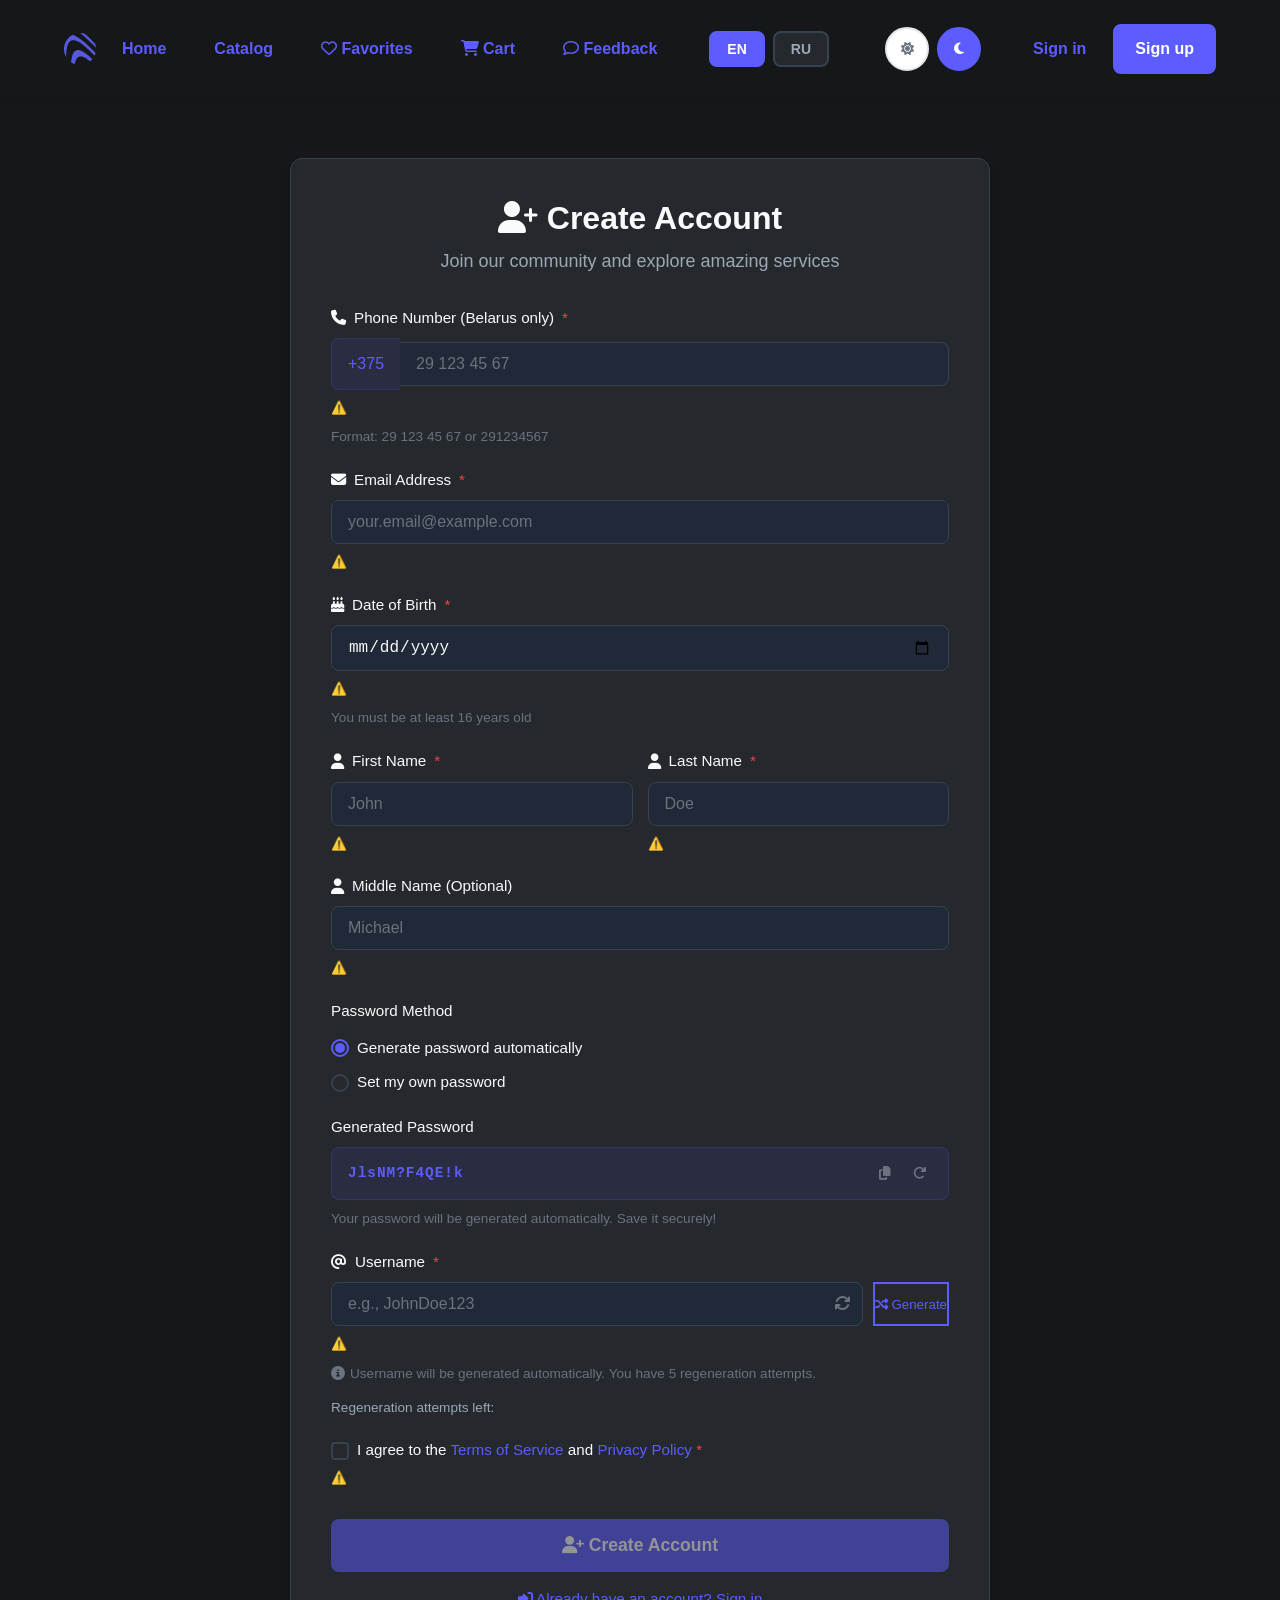
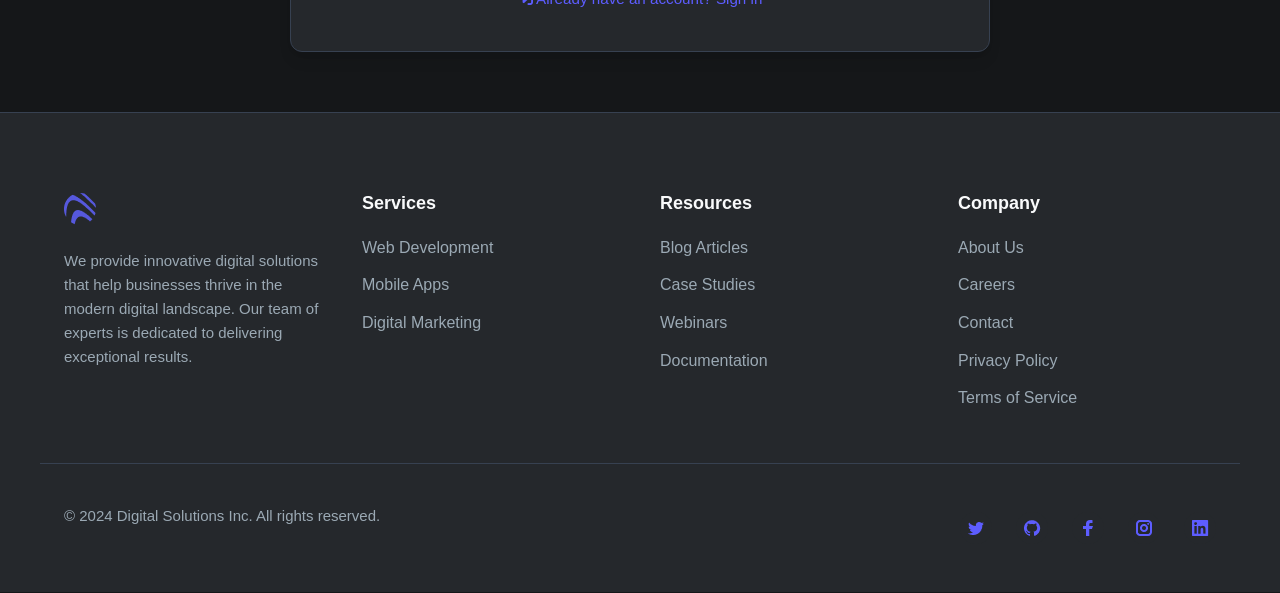
<file: pages/register.html>
<!DOCTYPE html>
<html lang="en">
<head>
  <meta charset="UTF-8" />
  <meta name="viewport" content="width=device-width, initial-scale=1.0"/>
  <title data-i18n="register-title">Register - ServiceHub</title>
  <link rel="stylesheet" href="../styles/global.css">
  <link rel="stylesheet" href="../styles/header.css">
  <link rel="stylesheet" href="../styles/footer.css">
  <link rel="stylesheet" href="../styles/auth.css">
  <link rel="stylesheet" href="https://cdnjs.cloudflare.com/ajax/libs/font-awesome/6.4.0/css/all.min.css">
</head>
<body>
  <header class="header">
    <div class="container header-container">
      <a href="./home.html" class="logo">
        <img src="../assets/Logo.png" alt="ServiceHub Logo">
      </a>
      <nav class="nav">
        <a href="./home.html" class="nav-link" data-i18n="home">Home</a>
        <a href="./catalog.html" class="nav-link" data-i18n="catalog">Catalog</a>
        <a href="./favorites.html" class="nav-link">
          <i class="far fa-heart"></i> <span data-i18n="favorites">Favorites</span>
          <span id="favoritesCount" class="badge">0</span>
        </a>
        <a href="./cart.html" class="nav-link">
          <i class="fas fa-shopping-cart"></i> <span data-i18n="cart">Cart</span>
          <span id="cartCount" class="badge">0</span>
        </a>
        <a href="./feedback.html" class="nav-link">
          <i class="far fa-comment"></i> <span data-i18n="feedback">Feedback</span>
        </a>
        
        <div class="language-switcher" id="languageSwitcher">
          <button class="lang-btn" data-lang="en" title="English">
            <span>EN</span>
          </button>
          <button class="lang-btn" data-lang="ru" title="Русский">
            <span>RU</span>
          </button>
        </div>
        
        <div class="theme-switcher" id="themeSwitcher">
          <button class="theme-btn light-btn" data-theme="light" title="Light theme">
            <i class="fas fa-sun"></i>
          </button>
          <button class="theme-btn dark-btn" data-theme="dark" title="Dark theme">
            <i class="fas fa-moon"></i>
          </button>
        </div>
        
        <div class="auth-buttons" id="authButtons">
        </div>
      </nav>
    </div>
  </header>

  <main class="container">
    <section class="auth-section">
      <div class="auth-container">
        <div class="auth-header">
          <h1><i class="fas fa-user-plus"></i> <span data-i18n="register-welcome">Create Account</span></h1>
          <p class="subtitle" data-i18n="register-subtitle">Join our community and explore amazing services</p>
        </div>

        <form id="registerForm" class="auth-form">
          <div class="form-group">
            <label for="phone">
              <i class="fas fa-phone"></i> <span data-i18n="register-phone-label">Phone Number (Belarus only)</span>
              <span class="required">*</span>
            </label>
            <div class="input-with-prefix">
              <span class="prefix">+375</span>
              <input 
                type="tel" 
                id="phone" 
                name="phone" 
                data-i18n-placeholder="register-phone-placeholder"
                placeholder="29 123 45 67" 
                pattern="^[0-9]{2}\s?[0-9]{3}\s?[0-9]{2}\s?[0-9]{2}$"
                required
                data-pattern-message="Enter valid Belarusian phone number (e.g., 29 123 45 67)"
              >
            </div>
            <div class="error-message" id="phoneError"></div>
            <div class="hint" data-i18n="register-phone-hint">Format: 29 123 45 67 or 291234567</div>
          </div>

          <div class="form-group">
            <label for="email">
              <i class="fas fa-envelope"></i> <span data-i18n="register-email-label">Email Address</span>
              <span class="required">*</span>
            </label>
            <input 
              type="email" 
              id="email" 
              name="email" 
              data-i18n-placeholder="register-email-placeholder"
              placeholder="your.email@example.com" 
              required
            >
            <div class="error-message" id="emailError"></div>
          </div>

          <div class="form-group">
            <label for="birthDate">
              <i class="fas fa-birthday-cake"></i> <span data-i18n="register-birthdate-label">Date of Birth</span>
              <span class="required">*</span>
            </label>
            <input 
              type="date" 
              id="birthDate" 
              name="birthDate" 
              max="2008-12-31"
              required
            >
            <div class="error-message" id="birthDateError"></div>
            <div class="hint" data-i18n="register-birthdate-hint">You must be at least 16 years old</div>
          </div>

          <div class="form-row">
            <div class="form-group">
              <label for="firstName">
                <i class="fas fa-user"></i> <span data-i18n="register-firstname-label">First Name</span>
                <span class="required">*</span>
              </label>
              <input 
                type="text" 
                id="firstName" 
                name="firstName" 
                data-i18n-placeholder="register-firstname-placeholder"
                placeholder="John" 
                required
                pattern="^[A-Za-zА-Яа-яЁё\s\-']{2,}$"
              >
              <div class="error-message" id="firstNameError"></div>
            </div>

            <div class="form-group">
              <label for="lastName">
                <i class="fas fa-user"></i> <span data-i18n="register-lastname-label">Last Name</span>
                <span class="required">*</span>
              </label>
              <input 
                type="text" 
                id="lastName" 
                name="lastName" 
                data-i18n-placeholder="register-lastname-placeholder"
                placeholder="Doe" 
                required
                pattern="^[A-Za-zА-Яа-яЁё\s\-']{2,}$"
              >
              <div class="error-message" id="lastNameError"></div>
            </div>
          </div>

          <div class="form-group">
            <label for="middleName">
              <i class="fas fa-user"></i> <span data-i18n="register-middlename-label">Middle Name (Optional)</span>
            </label>
            <input 
              type="text" 
              id="middleName" 
              name="middleName" 
              data-i18n-placeholder="register-middlename-placeholder"
              placeholder="Michael"
              pattern="^[A-Za-zА-Яа-яЁё\s\-']*$"
            >
            <div class="error-message" id="middleNameError"></div>
          </div>

          <div class="form-group">
            <label for="passwordMethod" data-i18n="register-password-method-label">Password Method</label>
            <div class="radio-group">
              <label class="radio-label">
                <input 
                  type="radio" 
                  name="passwordMethod" 
                  value="auto" 
                  checked
                  id="autoPassword"
                >
                <span class="radio-custom"></span>
                <span data-i18n="register-password-auto">Generate password automatically</span>
              </label>
              <label class="radio-label">
                <input 
                  type="radio" 
                  name="passwordMethod" 
                  value="manual"
                  id="manualPassword"
                >
                <span class="radio-custom"></span>
                <span data-i18n="register-password-manual">Set my own password</span>
              </label>
            </div>
          </div>

          <div id="manualPasswordFields" style="display: none;">
            <div class="form-group">
              <label for="password">
                <i class="fas fa-lock"></i> <span data-i18n="register-password-label">Password</span>
                <span class="required">*</span>
              </label>
              <div class="password-input">
                <input 
                  type="password" 
                  id="password" 
                  name="password" 
                  data-i18n-placeholder="register-password-placeholder"
                  placeholder="Enter your password"
                  minlength="8"
                  maxlength="20"
                  pattern="^(?=.*[a-z])(?=.*[A-Z])(?=.*\d)(?=.*[@$!%*?&])[A-Za-z\d@$!%*?&]{8,20}$"
                >
                <button type="button" class="toggle-password" id="togglePassword">
                  <i class="fas fa-eye"></i>
                </button>
              </div>
              <div class="error-message" id="passwordError"></div>
              <div class="hint">
                <i class="fas fa-info-circle"></i> <span data-i18n="register-password-hint">Must contain: 8-20 chars, uppercase, lowercase, number, special character</span>
              </div>
              <div class="password-strength" id="passwordStrength">
                <div class="strength-bar"></div>
                <div class="strength-text" data-i18n="register-password-strength">Strength: <span>Weak</span></div>
              </div>
            </div>

            <div class="form-group">
              <label for="confirmPassword">
                <i class="fas fa-lock"></i> <span data-i18n="register-confirm-password-label">Confirm Password</span>
                <span class="required">*</span>
              </label>
              <div class="password-input">
                <input 
                  type="password" 
                  id="confirmPassword" 
                  name="confirmPassword" 
                  data-i18n-placeholder="register-confirm-password-placeholder"
                  placeholder="Repeat your password"
                >
                <button type="button" class="toggle-password" id="toggleConfirmPassword">
                  <i class="fas fa-eye"></i>
                </button>
              </div>
              <div class="error-message" id="confirmPasswordError"></div>
            </div>
          </div>

          <div id="autoPasswordField">
            <div class="form-group">
              <label data-i18n="register-generated-password-label">Generated Password</label>
              <div class="generated-password">
                <code id="generatedPassword" data-i18n="register-loading">Loading...</code>
                <button type="button" id="copyPassword" class="btn-icon" title="Copy password">
                  <i class="fas fa-copy"></i>
                </button>
                <button type="button" id="regeneratePassword" class="btn-icon" title="Regenerate password">
                  <i class="fas fa-redo"></i>
                </button>
              </div>
              <div class="hint" data-i18n="register-generated-password-hint">Your password will be generated automatically. Save it securely!</div>
            </div>
          </div>

          <div class="form-group">
            <label for="nickname">
              <i class="fas fa-at"></i> <span data-i18n="register-username-label">Username</span>
              <span class="required">*</span>
            </label>
            <div class="nickname-group">
              <div class="nickname-input">
                <input 
                  type="text" 
                  id="nickname" 
                  name="nickname" 
                  data-i18n-placeholder="register-username-placeholder"
                  placeholder="e.g., JohnDoe123" 
                  readonly
                >
                <div class="nickname-status" id="nicknameStatus">
                  <i class="fas fa-sync fa-spin"></i>
                </div>
              </div>
              <button type="button" id="generateNickname" class="btn-secondary">
                <i class="fas fa-random"></i> <span data-i18n="register-generate-button">Generate</span>
              </button>
            </div>
            <div class="error-message" id="nicknameError"></div>
            <div class="hint">
              <i class="fas fa-info-circle"></i> 
              <span id="nicknameHint" data-i18n="register-username-hint">Username will be generated automatically. You have 5 regeneration attempts.</span>
            </div>
            <div class="attempts-counter" id="attemptsCounter" data-i18n="register-attempts-counter">
              Regeneration attempts left: <span>5</span>
            </div>
          </div>

          <div class="form-group">
            <label class="checkbox-label">
              <input type="checkbox" id="terms" name="terms" required>
              <span class="checkbox-custom"></span>
              <span>
                <span data-i18n="register-terms-text">I agree to the</span> 
                <a href="#" class="terms-link" id="showTerms" data-i18n="register-terms-link">Terms of Service</a> 
                <span data-i18n="register-terms-and">and</span>
                <a href="#" class="terms-link" id="showPrivacy" data-i18n="register-privacy-link">Privacy Policy</a>
                <span class="required">*</span>
              </span>
            </label>
            <div class="error-message" id="termsError"></div>
          </div>

          <div class="form-actions">
            <button type="submit" id="registerBtn" class="btn btn-primary" disabled>
              <i class="fas fa-user-plus"></i> <span data-i18n="register-button">Create Account</span>
            </button>
            <a href="./login.html" class="btn-link">
              <i class="fas fa-sign-in-alt"></i> <span data-i18n="register-login-link">Already have an account? Sign in</span>
            </a>
          </div>
        </form>
      </div>
    </section>

    <div id="termsModal" class="modal">
      <div class="modal-content">
        <div class="modal-header">
          <h2><i class="fas fa-file-contract"></i> <span data-i18n="terms-title">Terms of Service</span></h2>
          <button class="close-modal">&times;</button>
        </div>
        <div class="modal-body">
          <div class="terms-content">
            <h3 data-i18n="terms-section-1-title">1. Acceptance of Terms</h3>
            <p data-i18n="terms-section-1-text">By accessing and using ServiceHub, you accept and agree to be bound by the terms and provision of this agreement.</p>
            
            <h3 data-i18n="terms-section-2-title">2. User Responsibilities</h3>
            <p data-i18n="terms-section-2-text">Users are responsible for maintaining the confidentiality of their account and password.</p>
            
            <h3 data-i18n="terms-section-3-title">3. Service Modifications</h3>
            <p data-i18n="terms-section-3-text">ServiceHub reserves the right to modify or discontinue any service at any time.</p>
            
            <h3 data-i18n="terms-section-4-title">4. Limitation of Liability</h3>
            <p data-i18n="terms-section-4-text">ServiceHub shall not be liable for any indirect, incidental, or consequential damages.</p>
            
            <p class="terms-date" data-i18n="terms-last-updated">Last updated: December 2024</p>
          </div>
        </div>
        <div class="modal-footer">
          <button class="btn btn-primary" id="acceptTerms">
            <i class="fas fa-check"></i> <span data-i18n="terms-accept-button">I Accept</span>
          </button>
        </div>
      </div>
    </div>
  </main>

  <footer class="footer">
    <div class="container">
      <div class="footer-grid">
        <div class="footer-col">
          <div class="logo">
            <img src="../assets/Logo.png" alt="Logo" />
          </div>
          <p data-i18n="footer-text">Lorem ipsum is placeholder text commonly used in the graphic, print, and publishing industries for previewing layouts and visual mockups.</p>
        </div>
        <div class="footer-col">
          <h4 data-i18n="products-title">Products</h4>
          <ul>
            <li><a href="#" data-i18n="product-1">Web Studio</a></li>
            <li><a href="#" data-i18n="product-2">DynamicBox Flex</a></li>
            <li><a href="#" data-i18n="product-3">Programming Forms</a></li>
          </ul>
        </div>
        <div class="footer-col">
          <h4 data-i18n="resources-title">Resources</h4>
          <ul>
            <li><a href="#" data-i18n="resource-1">Nostrud exercitation</a></li>
            <li><a href="#" data-i18n="resource-2">Visual mockups</a></li>
            <li><a href="#" data-i18n="resource-3">Nostrud exercitation</a></li>
            <li><a href="#" data-i18n="resource-4">Visual mockups</a></li>
          </ul>
        </div>
        <div class="footer-col">
          <h4 data-i18n="company-title">Company</h4>
          <ul>
            <li><a href="#" data-i18n="company-1">Consectetur adipiscing</a></li>
            <li><a href="#" data-i18n="company-2">Labore et dolore</a></li>
            <li><a href="#" data-i18n="company-3">Sed do eiusmod</a></li>
            <li><a href="#" data-i18n="company-4">Tempor incididunt</a></li>
            <li><a href="#" data-i18n="company-5">Labore et dolore</a></li>
          </ul>
        </div>
      </div>
    </div>
    <div class="container footer-bottom">
        <div class="footer-bottom-left">
            <p class="copyright" data-i18n="copyright">Made by <strong>Cruip</strong>. All right reserved</p>
        </div>
        <div class="footer-bottom-right">
          <ul>
            <li><a href="#"><img src="../assets/twitter.png" alt="twitter" /></a></li>
            <li><a href="#"><img src="../assets/git.png" alt="git" /></a></li>
            <li><a href="#"><img src="../assets/facebook.png" alt="facebook" /></a></li>
            <li><a href="#"><img src="../assets/inst.png" alt="inst" /></a></li>
            <li><a href="#"><img src="../assets/in.png" alt="in" /></a></li>
          </ul>
        </div>
    </div>
  </footer>

  <script src="../scripts/globalCounters.js"></script>
  <script src="../scripts/auth.js"></script>
  <script src="../scripts/translate.js"></script>
  <script src="../scripts/theme.js"></script>
  <script src="../scripts/language-switcher.js"></script>
  <script src="../scripts/user-settings.js"></script>
  <script src="../scripts/register.js"></script>
  
  <script>
    document.addEventListener('DOMContentLoaded', async () => {
      try {
        if (window.themeManager) {
          window.themeManager.loadSettings();
        }
        
        await window.authService.init();
        
        const savedLang = localStorage.getItem('lang') || 'en';
        if (window.getTranslate) {
          window.getTranslate(savedLang);
        }
        
        document.querySelectorAll('.lang-btn').forEach(btn => {
          btn.addEventListener('click', function() {
            const lang = this.dataset.lang;
            if (window.getTranslate) {
              window.getTranslate(lang);
            }
            if (window.languageSwitcher) {
              window.languageSwitcher.switchLanguage(lang);
            }
          });
        });
        
        document.querySelectorAll('.theme-btn').forEach(btn => {
          btn.addEventListener('click', function() {
            const theme = this.dataset.theme;
            if (window.themeManager) {
              window.themeManager.applyTheme(theme);
            }
          });
        });
        
      } catch (error) {
        console.error('Error during initialization:', error);
      }
    });
  </script>
</body>
</html>
</file>
<file: style.css>
* {
    margin: 0;
    padding: 0;
    box-sizing: border-box;
}

body {
    font-family: 'Inter', sans-serif;
    line-height: 1.6;
    color: #333;
    background-color: #f8fafc;
}

.container {
    max-width: 1200px;
    margin: 0 auto;
    padding: 0 20px;
}

.header {
    background: linear-gradient(135deg, #667eea 0%, #764ba2 100%);
    color: white;
    padding: 2rem 0;
    box-shadow: 0 4px 6px rgba(0, 0, 0, 0.1);
}

.header__title {
    font-size: 2.5rem;
    font-weight: 600;
    text-align: center;
    margin-bottom: 2rem;
    text-shadow: 2px 2px 4px rgba(0, 0, 0, 0.3);
}

.search {
    display: flex;
    gap: 1rem;
    max-width: 600px;
    margin: 0 auto 2rem;
}

.search__container {
    position: relative;
    flex: 1;
}

.search__input {
    width: 100%;
    padding: 1rem 3rem 1rem 1rem;
    border: none;
    border-radius: 12px;
    font-size: 1.1rem;
    background: rgba(255, 255, 255, 0.95);
    box-shadow: 0 4px 15px rgba(0, 0, 0, 0.1);
    transition: all 0.3s ease;
}

.search__input:focus {
    outline: none;
    box-shadow: 0 4px 20px rgba(0, 0, 0, 0.2);
    transform: translateY(-2px);
}

.search__clear {
    position: absolute;
    right: 1rem;
    top: 50%;
    transform: translateY(-50%);
    background: none;
    border: none;
    color: #666;
    cursor: pointer;
    padding: 0.25rem;
    border-radius: 50%;
    transition: all 0.3s ease;
}

.search__clear:hover {
    color: #ff4757;
    background: rgba(255, 71, 87, 0.1);
}

.search__button {
    padding: 1rem;
    border: none;
    border-radius: 12px;
    background: rgba(255, 255, 255, 0.95);
    color: #667eea;
    cursor: pointer;
    transition: all 0.3s ease;
    box-shadow: 0 4px 15px rgba(0, 0, 0, 0.1);
}

.search__button:hover {
    background: white;
    transform: translateY(-2px);
    box-shadow: 0 6px 20px rgba(0, 0, 0, 0.15);
}

.filters {
    display: flex;
    gap: 1rem;
    justify-content: center;
    flex-wrap: wrap;
}

.filters__select {
    padding: 0.75rem 1rem;
    border: none;
    border-radius: 8px;
    background: rgba(255, 255, 255, 0.95);
    color: #333;
    font-size: 0.9rem;
    cursor: pointer;
    transition: all 0.3s ease;
    box-shadow: 0 2px 8px rgba(0, 0, 0, 0.1);
}

.filters__select:hover {
    background: white;
    transform: translateY(-1px);
}

.gallery {
    padding: 2rem 0;
    display: grid;
    grid-template-columns: repeat(auto-fill, minmax(300px, 1fr));
    gap: 2rem;
}

.photo-card {
    background: white;
    border-radius: 16px;
    overflow: hidden;
    box-shadow: 0 4px 20px rgba(0, 0, 0, 0.1);
    transition: all 0.3s ease;
    cursor: pointer;
}

.photo-card:hover {
    transform: translateY(-8px);
    box-shadow: 0 12px 30px rgba(0, 0, 0, 0.15);
}

.photo-card__image {
    width: 100%;
    height: 250px;
    object-fit: cover;
    transition: transform 0.3s ease;
}

.photo-card:hover .photo-card__image {
    transform: scale(1.05);
}

.photo-card__info {
    padding: 1.5rem;
}

.photo-card__title {
    font-size: 1.1rem;
    font-weight: 600;
    margin-bottom: 0.5rem;
    color: #2d3748;
}

.photo-card__author {
    color: #667eea;
    font-weight: 500;
    margin-bottom: 0.5rem;
    display: flex;
    align-items: center;
    gap: 0.5rem;
}

.photo-card__author-avatar {
    width: 24px;
    height: 24px;
    border-radius: 50%;
    object-fit: cover;
}

.photo-card__meta {
    display: flex;
    justify-content: space-between;
    color: #718096;
    font-size: 0.9rem;
    margin-top: 1rem;
    padding-top: 1rem;
    border-top: 1px solid #e2e8f0;
}

.photo-card__likes {
    display: flex;
    align-items: center;
    gap: 0.25rem;
}

.loading {
    text-align: center;
    padding: 4rem 0;
    grid-column: 1 / -1;
}

.loading__spinner {
    width: 40px;
    height: 40px;
    border: 4px solid #e2e8f0;
    border-top: 4px solid #667eea;
    border-radius: 50%;
    animation: spin 1s linear infinite;
    margin: 0 auto 1rem;
}

@keyframes spin {
    0% { transform: rotate(0deg); }
    100% { transform: rotate(360deg); }
}

.loading__text {
    color: #718096;
    font-size: 1.1rem;
}

.no-results {
    text-align: center;
    padding: 4rem 0;
    grid-column: 1 / -1;
}

.no-results__icon {
    font-size: 3rem;
    color: #cbd5e0;
    margin-bottom: 1rem;
}

.no-results__text {
    color: #718096;
    font-size: 1.2rem;
    margin-bottom: 1rem;
}

.no-results__subtext {
    color: #a0aec0;
}

.footer {
    background: #2d3748;
    color: white;
    padding: 2rem 0;
    margin-top: 4rem;
}

.footer .container {
    display: flex;
    justify-content: space-between;
    align-items: center;
    flex-wrap: wrap;
    gap: 1rem;
}

.footer__text {
    color: #e2e8f0;
}

.footer__link {
    color: #667eea;
    text-decoration: none;
    display: flex;
    align-items: center;
    gap: 0.5rem;
    transition: color 0.3s ease;
}

.footer__link:hover {
    color: #764ba2;
}

@media (max-width: 1024px) {
    .gallery {
        grid-template-columns: repeat(auto-fill, minmax(250px, 1fr));
        gap: 1.5rem;
    }
}

@media (max-width: 768px) {
    .header__title {
        font-size: 2rem;
    }
    
    .search {
        flex-direction: column;
    }
    
    .search__button {
        width: 100%;
    }
    
    .gallery {
        grid-template-columns: repeat(auto-fill, minmax(200px, 1fr));
        gap: 1rem;
    }
    
    .photo-card__info {
        padding: 1rem;
    }
    
    .footer .container {
        flex-direction: column;
        text-align: center;
    }
}

@media (max-width: 480px) {
    .container {
        padding: 0 15px;
    }
    
    .header__title {
        font-size: 1.75rem;
    }
    
    .search__input {
        padding: 0.75rem 2.5rem 0.75rem 0.75rem;
        font-size: 1rem;
    }
    
    .gallery {
        grid-template-columns: 1fr;
    }
    
    .filters {
        flex-direction: column;
    }
    
    .filters__select {
        width: 100%;
    }
}

@media (prefers-reduced-motion: reduce) {
    * {
        animation-duration: 0.01ms !important;
        animation-iteration-count: 1 !important;
        transition-duration: 0.01ms !important;
    }
}

.search__input:focus,
.search__button:focus,
.filters__select:focus {
    outline: 2px solid #667eea;
    outline-offset: 2px;
}

.footer__link:focus {
    outline: 2px solid #667eea;
    outline-offset: 4px;
}
</file>
<file: styles/global.css>
* {
  margin: 0;
  padding: 0;
  box-sizing: border-box;
}

:root {
  --color-primary: #5D5DFF;
  --color-primary-light: #818cf8;
  --color-primary-dark: #4338ca;
  
  --color-text-primary: #F9FAFB;
  --color-text-secondary: #9BA9B4;
  --color-text-muted: #6B7280;
  
  --color-bg-primary: #151719;
  --color-bg-secondary: #25282C;
  --color-bg-tertiary: #1F2937;
  --color-bg-card: #25282C;
  --color-bg-input: #1F2937;
  
  --color-border: #374151;
  --color-border-light: #4B5563;
  
  --color-white: #FFFFFF;
  --color-black: #000000;
  --color-gray-light: #D1D5DB;
  --color-gray-dark: #6B7280;
  --color-success: #10B981;
  --color-error: #EF4444;
  --color-warning: #F59E0B;
  
  --shadow-sm: 0 1px 2px 0 rgba(0, 0, 0, 0.05);
  --shadow-md: 0 4px 6px -1px rgba(0, 0, 0, 0.1), 0 2px 4px -1px rgba(0, 0, 0, 0.06);
  --shadow-lg: 0 10px 15px -3px rgba(0, 0, 0, 0.1), 0 4px 6px -2px rgba(0, 0, 0, 0.05);
  
  --radius-sm: 4px;
  --radius-md: 8px;
  --radius-lg: 12px;
  --radius-xl: 16px;
  --radius-full: 9999px;
  
  --transition-fast: 150ms ease;
  --transition-base: 200ms ease;
  --transition-slow: 300ms ease;
}

[data-theme="light"] {
  --color-primary: #4F46E5;
  --color-primary-light: #6366F1;
  --color-primary-dark: #4338CA;
  
  --color-text-primary: #111827;  
  --color-text-secondary: #6B7280;
  --color-text-muted: #9CA3AF;
  
  --color-bg-primary: #F9FAFB;
  --color-bg-secondary: #FFFFFF;
  --color-bg-tertiary: #F3F4F6;
  --color-bg-card: #FFFFFF;
  --color-bg-input: #FFFFFF;
  
  --color-border: #E5E7EB;
  --color-border-light: #F3F4F6;
  
  --color-white: #FFFFFF;
  --color-black: #000000;
  --color-gray-light: #F3F4F6;
  --color-gray-dark: #4B5563;
  --color-success: #10B981;
  --color-error: #EF4444;
  --color-warning: #F59E0B;
  
  --shadow-sm: 0 1px 2px 0 rgba(0, 0, 0, 0.05);
  --shadow-md: 0 1px 3px 0 rgba(0, 0, 0, 0.1), 0 1px 2px 0 rgba(0, 0, 0, 0.06);
  --shadow-lg: 0 4px 6px -2px rgba(0, 0, 0, 0.05), 0 10px 15px -3px rgba(0, 0, 0, 0.1);
}

body {
  font-family: 'Inter', -apple-system, BlinkMacSystemFont, 'Segoe UI', Roboto, Oxygen, sans-serif;
  line-height: 1.6;
  color: var(--color-text-primary);
  background-color: var(--color-bg-primary);
  transition: background-color var(--transition-base), color var(--transition-base);
}

.container {
  width: 100%;
  max-width: 1200px;
  margin: 0 auto;
  padding: 0 24px;
}

h1, h2, h3, h4 {
  font-weight: 700;
  line-height: 1.2;
  color: var(--color-text-primary);
}

h1 {
  font-size: 2.5rem;
  margin-bottom: 1.5rem;
}

h2 {
  font-size: 2rem;
  margin-bottom: 1rem;
}

h3 {
  font-size: 1.25rem;
  margin-bottom: 0.75rem;
}

p {
  margin: 0 0 16px;
  color: var(--color-text-secondary);
}

a {
  text-decoration: none;
  color: var(--color-primary);
  transition: color var(--transition-fast);
}

a:hover {
  color: var(--color-primary-light);
}

ul {
  list-style: none;
}

img {
  max-width: 100%;
  height: auto;
  display: block;
}

.btn {
  padding: 12px 24px;
  border-radius: var(--radius-md);
  font-weight: 600;
  cursor: pointer;
  transition: all var(--transition-base);
  border: none;
  font-size: 1rem;
}

.btn-primary {
  background-color: var(--color-primary);
  color: var(--color-white);
  border: 2px solid var(--color-primary);
}

.btn-primary:hover {
  background-color: var(--color-primary-dark);
  border-color: var(--color-primary-dark);
  transform: translateY(-2px);
  box-shadow: var(--shadow-md);
}

.btn-secondary {
  background-color: transparent;
  color: var(--color-primary);
  border: 2px solid var(--color-primary);
}

.btn-secondary:hover {
  background-color: var(--color-primary);
  color: var(--color-white);
  transform: translateY(-2px);
  box-shadow: var(--shadow-md);
}

.btn-white {
  background-color: var(--color-white);
  color: var(--color-primary);
  border: 2px solid var(--color-white);
}

.btn-white:hover {
  background-color: var(--color-gray-light);
  transform: translateY(-2px);
  box-shadow: var(--shadow-md);
}

.tag {
  display: inline-block;
  background-color: var(--color-primary);
  color: var(--color-white);
  padding: 6px 16px;
  border-radius: var(--radius-full);
  font-size: 0.875rem;
  font-weight: 600;
  margin-bottom: 1rem;
}

.subtitle {
  max-width: 600px;
  margin: 0 auto 40px;
  text-align: center;
  font-size: 1.125rem;
  color: var(--color-text-secondary);
}

.text-center {
  text-align: center;
}

.flex {
  display: flex;
  align-items: center;
  gap: 16px;
}

.language-switcher {
  display: flex;
  align-items: center;
  gap: 8px;
  margin: 0 1rem;
}

.lang-btn {
  background: var(--color-bg-card);
  border: 2px solid var(--color-border);
  border-radius: var(--radius-md);
  padding: 8px 16px;
  font-size: 0.875rem;
  font-weight: 600;
  cursor: pointer;
  transition: all var(--transition-base);
  color: var(--color-text-secondary);
  min-width: 48px;
  text-align: center;
}

.lang-btn:hover {
  background: var(--color-bg-tertiary);
  border-color: var(--color-primary);
  color: var(--color-primary);
  transform: translateY(-1px);
}

.lang-btn.active {
  background: var(--color-primary);
  border-color: var(--color-primary);
  color: var(--color-white);
}

.theme-switcher {
  display: flex;
  align-items: center;
  gap: 8px;
  margin: 0 1rem;
}

.theme-btn {
  background: var(--color-bg-card);
  border: 2px solid var(--color-border);
  border-radius: var(--radius-full);
  width: 44px;
  height: 44px;
  display: flex;
  align-items: center;
  justify-content: center;
  cursor: pointer;
  transition: all var(--transition-base);
  color: var(--color-text-secondary);
}

.theme-btn:hover {
  background: var(--color-bg-tertiary);
  border-color: var(--color-primary);
  color: var(--color-primary);
  transform: translateY(-1px);
}

.theme-btn.active {
  background: var(--color-primary);
  border-color: var(--color-primary);
  color: var(--color-white);
}

.user-settings-icon {
  position: relative;
  margin: 0 1rem;
}

.user-icon-btn {
  background: var(--color-bg-card);
  border: 2px solid var(--color-border);
  border-radius: var(--radius-full);
  width: 44px;
  height: 44px;
  display: flex;
  align-items: center;
  justify-content: center;
  cursor: pointer;
  transition: all var(--transition-base);
  color: var(--color-text-secondary);
}

.user-icon-btn:hover {
  background: var(--color-bg-tertiary);
  border-color: var(--color-primary);
  color: var(--color-primary);
  transform: translateY(-1px);
}

.user-settings-modal {
  display: none;
  position: absolute;
  top: 100%;
  right: 0;
  width: 400px;
  max-width: 90vw;
  background: var(--color-bg-card);
  border: 1px solid var(--color-border);
  border-radius: var(--radius-lg);
  box-shadow: var(--shadow-lg);
  z-index: 1000;
  margin-top: 8px;
}

.user-settings-modal.show {
  display: block;
  animation: slideDown 0.3s ease;
}

@keyframes slideDown {
  from {
    opacity: 0;
    transform: translateY(-10px);
  }
  to {
    opacity: 1;
    transform: translateY(0);
  }
}

.modal-header {
  display: flex;
  justify-content: space-between;
  align-items: center;
  padding: 1.25rem 1.5rem;
  border-bottom: 1px solid var(--color-border);
}

.modal-header h3 {
  margin: 0;
  font-size: 1.125rem;
  font-weight: 600;
  color: var(--color-text-primary);
}

.close-modal {
  background: none;
  border: none;
  font-size: 1.5rem;
  cursor: pointer;
  color: var(--color-text-secondary);
  line-height: 1;
  transition: color var(--transition-fast);
}

.close-modal:hover {
  color: var(--color-text-primary);
}

.modal-body {
  padding: 1.5rem;
}

.user-info {
  margin-bottom: 1.5rem;
}

.info-group, .settings-group {
  display: flex;
  justify-content: space-between;
  align-items: center;
  margin-bottom: 0.75rem;
  padding-bottom: 0.75rem;
  border-bottom: 1px solid var(--color-border-light);
}

.info-group:last-child, .settings-group:last-child {
  border-bottom: none;
  margin-bottom: 0;
  padding-bottom: 0;
}

.info-group label, .settings-group label {
  font-weight: 500;
  color: var(--color-text-secondary);
  font-size: 0.875rem;
}

.editable-field {
  width: 60%;
  padding: 8px 12px;
  background: var(--color-bg-input);
  border: 1px solid var(--color-border);
  border-radius: var(--radius-md);
  font-size: 0.875rem;
  color: var(--color-text-primary);
  transition: all var(--transition-fast);
}

.editable-field:focus {
  outline: none;
  border-color: var(--color-primary);
  box-shadow: 0 0 0 3px rgba(93, 93, 255, 0.1);
}

.role-badge {
  display: inline-block;
  padding: 4px 12px;
  border-radius: var(--radius-full);
  font-size: 0.75rem;
  font-weight: 600;
  text-transform: uppercase;
}

.role-badge.admin {
  background: rgba(245, 158, 11, 0.1);
  color: #D97706;
  border: 1px solid rgba(245, 158, 11, 0.2);
}

.role-badge.user {
  background: rgba(93, 93, 255, 0.1);
  color: var(--color-primary);
  border: 1px solid rgba(93, 93, 255, 0.2);
}

.no-user {
  text-align: center;
  padding: 2rem 1rem;
}

.no-user i {
  font-size: 3rem;
  color: var(--color-text-secondary);
  margin-bottom: 1rem;
}

.no-user p {
  margin-bottom: 1.5rem;
  color: var(--color-text-secondary);
}

.settings-actions {
  display: flex;
  gap: 0.75rem;
  justify-content: flex-end;
  margin-top: 1.5rem;
}

[data-theme="dark"] .user-settings-modal {
  background: var(--color-bg-card);
  border-color: var(--color-border);
}

[data-theme="dark"] .modal-header {
  border-bottom-color: var(--color-border);
}

[data-theme="dark"] .info-group,
[data-theme="dark"] .settings-group {
  border-bottom-color: var(--color-border);
}

[data-theme="light"] .lang-btn,
[data-theme="light"] .theme-btn,
[data-theme="light"] .user-icon-btn {
  background: var(--color-white);
  border-color: var(--color-border);
}

[data-theme="light"] .lang-btn:hover,
[data-theme="light"] .theme-btn:hover,
[data-theme="light"] .user-icon-btn:hover {
  background: var(--color-bg-tertiary);
}

@media (max-width: 768px) {
  .container {
    padding: 0 16px;
  }

  h1 {
    font-size: 1.75rem;
  }

  h2 {
    font-size: 1.5rem;
  }

  h3 {
    font-size: 1.125rem;
  }

  .subtitle {
    max-width: 100%;
    padding: 0 10px;
    font-size: 1rem;
  }

  .language-switcher,
  .theme-switcher,
  .user-settings-icon {
    margin: 0 0.5rem;
  }
  
  .user-settings-modal {
    position: fixed;
    top: 50%;
    left: 50%;
    transform: translate(-50%, -50%);
    width: 90%;
    max-width: 400px;
    margin-top: 0;
  }
}

@media (max-width: 640px) {
  .language-switcher,
  .theme-switcher,
  .user-settings-icon {
    margin: 0 0.25rem;
  }
  
  .lang-btn {
    padding: 6px 12px;
    min-width: 40px;
  }
  
  .theme-btn,
  .user-icon-btn {
    width: 40px;
    height: 40px;
  }
}
</file>
<file: styles/header.css>
.header {
  padding: 24px 0;
  position: sticky;
  top: 0;
  z-index: 100;
  background-color: var(--color-bg-primary);
  backdrop-filter: blur(10px);
  box-shadow: 0 1px 3px rgba(0, 0, 0, 0.1);
}

.header-container {
  display: flex;
  justify-content: space-between;
  align-items: center;
}

.logo img {
  height: 32px;
}

.nav {
  display: flex;
  align-items: center;
  gap: 24px;
  flex-wrap: wrap;
}

.nav-link {
  font-weight: 600;
  color: var(--color-primary); 
  transition: color var(--transition-fast);
  padding: 8px 12px;
  border-radius: var(--radius-md);
}

.nav-link:hover {
  color: var(--color-primary-light);
  background-color: rgba(93, 93, 255, 0.1); 
}

.auth-buttons {
  display: flex;
  align-items: center;
  gap: 15px;
}

.user-menu {
  position: relative;
  display: flex;
  align-items: center;
  gap: 10px;
}

.user-greeting {
  color: var(--color-text-primary); 
  font-weight: 500;
  cursor: pointer;
  padding: 8px 12px;
  border-radius: var(--radius-md);
  transition: background-color var(--transition-fast), color var(--transition-fast);
  display: flex;
  align-items: center;
  gap: 8px;
  background: none;
  border: none;
  font-family: inherit;
  font-size: 1rem;
}

.user-greeting:hover {
  background-color: var(--color-bg-tertiary); 
}

.user-greeting i.fa-caret-down {
  font-size: 0.9rem;
  margin-left: 4px;
  transition: transform var(--transition-fast);
}

.user-dropdown {
  position: absolute;
  top: 100%;
  right: 0;
  background-color: var(--color-bg-card); 
  border: 1px solid var(--color-border); 
  border-radius: var(--radius-lg);
  box-shadow: var(--shadow-lg);
  min-width: 220px; 
  display: none;
  z-index: 1000;
  margin-top: 8px;
  overflow: hidden;
}

.user-dropdown.show {
  display: block;
  animation: fadeIn 0.2s ease;
}

@keyframes fadeIn {
  from {
    opacity: 0;
    transform: translateY(-10px);
  }
  to {
    opacity: 1;
    transform: translateY(0);
  }
}

.dropdown-item {
  display: flex;
  align-items: center;
  gap: 10px;
  padding: 12px 16px;
  color: var(--color-text-primary); 
  text-decoration: none;
  transition: all var(--transition-fast);
  border: none;
  background: none;
  width: 100%;
  text-align: left;
  cursor: pointer;
  font-family: inherit;
  font-size: 0.95rem;
  border-bottom: 1px solid var(--color-border-light);
}

.dropdown-item:last-child {
  border-bottom: none;
}

.dropdown-item:hover {
  background-color: var(--color-bg-tertiary); 
  color: var(--color-primary);
}

.dropdown-item i {
  width: 20px;
  text-align: center;
  color: var(--color-text-secondary);
}

.dropdown-item:hover i {
  color: var(--color-primary);
}

.dropdown-item.logout-btn:hover {
  background-color: rgba(239, 68, 68, 0.1); 
  color: var(--color-error); 
}

.dropdown-item.logout-btn:hover i {
  color: var(--color-error); 
}

.auth-buttons .btn {
  padding: 10px 20px;
  font-weight: 600;
}

[data-theme="light"] .header {
  box-shadow: 0 1px 3px rgba(0, 0, 0, 0.08);
  background-color: rgba(249, 250, 251, 0.95);
}

[data-theme="light"] .nav-link {
  color: var(--color-text-secondary);
}

[data-theme="light"] .nav-link:hover {
  color: var(--color-primary);
  background-color: rgba(93, 93, 255, 0.08);
}

[data-theme="light"] .user-greeting {
  color: var(--color-text-primary);
}

[data-theme="light"] .user-greeting:hover {
  background-color: var(--color-bg-tertiary);
}

[data-theme="light"] .user-dropdown {
  background-color: var(--color-white);
  border-color: var(--color-border);
  box-shadow: 0 10px 25px rgba(0, 0, 0, 0.1);
}

[data-theme="light"] .dropdown-item {
  color: var(--color-text-primary);
  border-bottom-color: var(--color-border-light);
}

[data-theme="light"] .dropdown-item:hover {
  background-color: var(--color-bg-tertiary);
  color: var(--color-primary);
}

@media (max-width: 768px) {
  .header {
    padding: 16px 0;
  }
  
  .nav {
    gap: 12px;
  }
  
  .nav-link {
    padding: 6px 10px;
    font-size: 0.9rem;
  }
  
  .user-greeting {
    padding: 6px 10px;
    font-size: 0.9rem;
  }
  
  .user-dropdown {
    position: fixed;
    top: auto;
    right: 16px;
    left: 16px;
    width: calc(100% - 32px);
    max-width: 400px;
    margin: 8px auto;
  }
}

@media (max-width: 480px) {
  .auth-buttons {
    gap: 8px;
  }
  
  .auth-buttons .btn {
    padding: 8px 16px;
    font-size: 0.9rem;
  }
  
  .user-dropdown {
    min-width: 180px;
  }
}

@media (max-width: 480px) {
  .logo{
    display: none;
  }
  
}
</file>
<file: styles/footer.css>
.footer {
  padding: 80px 0 40px;
  background-color: var(--color-bg-secondary); 
  color: var(--color-text-secondary); 
  border-top: 1px solid var(--color-border);
}

.footer-grid {
  display: grid;
  grid-template-columns: repeat(auto-fit, minmax(180px, 1fr));
  gap: 40px;
  justify-content: space-between;
  margin-bottom: 40px;
}

.footer .logo {
  color: var(--color-text-primary); 
  margin-bottom: 16px;
  display: inline-block;
}

.footer p,
.footer .copyright {
  color: var(--color-text-secondary); 
  margin-bottom: 24px;
  font-size: 0.9375rem;
  line-height: 1.6;
}

.footer h4 {
  color: var(--color-text-primary); 
  margin-bottom: 20px;
  font-size: 1.125rem;
  font-weight: 600;
}

.footer-col ul {
  list-style: none;
  padding: 0;
  margin: 0;
}

.footer-col ul li {
  margin-bottom: 12px;
}

.footer-col ul li a {
  color: var(--color-text-secondary); 
  transition: color var(--transition-fast);
  text-decoration: none;
  display: inline-block;
}

.footer-col ul li a:hover {
  color: var(--color-primary);
  transform: translateX(2px);
}

.footer-bottom {
  display: flex;
  justify-content: space-between;
  align-items: center;
  padding-top: 40px;
  border-top: 1px solid var(--color-border);
  flex-wrap: wrap;
  gap: 20px;
}

.footer-bottom-right {
  display: flex;
  align-items: center;
}

.footer-bottom-left {
  display: flex;
  align-items: center;
}

.footer-bottom-right ul {
  display: flex;
  flex-direction: row;
  gap: 1.5rem;
  margin: 0;
  padding: 0;
  list-style: none;
}

.footer-bottom-right ul li {
  margin-bottom: 0;
}

.footer-bottom-right ul li a {
  color: var(--color-text-secondary);
  transition: color var(--transition-fast);
  text-decoration: none;
  font-size: 0.9375rem;
}

.footer-bottom-right ul li a:hover {
  color: var(--color-primary);
}

[data-theme="light"] .footer {
  background-color: var(--color-bg-tertiary);
  border-top-color: var(--color-border-light);
}

[data-theme="light"] .footer-bottom {
  border-top-color: var(--color-border-light);
}

@media (max-width: 768px) {
  .footer {
    padding: 60px 0 30px;
  }
  
  .footer-grid {
    grid-template-columns: repeat(2, 1fr);
    gap: 30px;
  }
  
  .footer-bottom {
    flex-direction: column;
    text-align: center;
    gap: 20px;
    padding-top: 30px;
  }
  
  .footer-bottom-right ul {
    justify-content: center;
    gap: 1rem;
  }
  
  .footer-bottom-right {
    padding-right: 0;
    padding-top: 0;
  }
  
  .footer-bottom-left {
    padding-top: 0;
  }
}

@media (max-width: 480px) {
  .footer-grid {
    grid-template-columns: 1fr;
    gap: 30px;
  }
  
  .footer-bottom-right ul {
    flex-wrap: wrap;
    justify-content: center;
    gap: 0.75rem;
  }
  
  .footer h4 {
    font-size: 1rem;
  }
  
  .footer p,
  .footer .copyright {
    font-size: 0.875rem;
  }
}

@media (max-width: 768px) {
  .hero-buttons {
    flex-direction: column;
    align-items: center;
  }

  .newsletter-form {
    flex-direction: column;
  }

  .solution-item {
    flex-direction: column;
  }
  
  .footer-bottom {
    flex-direction: column;
    text-align: center;
    gap: 20px;
  }
  
  .footer-bottom-right ul {
    justify-content: center;
  }
}
</file>
<file: styles/admin.css>
.access-denied {
  text-align: center;
  padding: 80px 20px;
  max-width: 500px;
  margin: 40px auto;
  background: var(--color-bg-card);
  border-radius: var(--radius-lg);
  border: 1px solid var(--color-border);
}

.access-denied i {
  color: var(--color-error);
  margin-bottom: 20px;
  font-size: 4rem;
}

.access-denied h2 {
  color: var(--color-text-primary);
  margin-bottom: 15px;
  font-size: 2rem;
}

.access-denied p {
  color: var(--color-text-secondary);
  margin-bottom: 30px;
  font-size: 1.1rem;
}

.admin-section {
  padding: 30px 0;
}

.admin-header {
  margin-bottom: 40px;
}

.admin-header h1 {
  color: var(--color-text-primary);
  font-size: 2.5rem;
  margin-bottom: 10px;
}

.admin-header .subtitle {
  color: var(--color-text-secondary); 
  font-size: 1.1rem;
  margin-bottom: 30px;
}

.admin-stats {
  display: grid;
  grid-template-columns: repeat(auto-fit, minmax(220px, 1fr));
  gap: 20px;
  margin-top: 30px;
}

.stat-card {
  background: var(--color-bg-card); 
  border-radius: var(--radius-lg);
  padding: 25px;
  display: flex;
  align-items: center;
  gap: 20px;
  border: 1px solid var(--color-border);
  transition: all var(--transition-base);
}

.stat-card:hover {
  transform: translateY(-5px);
  box-shadow: var(--shadow-lg);
  border-color: var(--color-primary);
}

.stat-icon {
  width: 70px;
  height: 70px;
  border-radius: 50%;
  display: flex;
  align-items: center;
  justify-content: center;
  font-size: 1.8rem;
}

.stat-icon.total-services {
  background: rgba(93, 93, 255, 0.1);
  color: var(--color-primary); 
}

.stat-icon.total-orders {
  background: rgba(34, 197, 94, 0.1);
  color: var(--color-success);
}

.stat-icon.total-feedback {
  background: rgba(245, 158, 11, 0.1);
  color: var(--color-warning);
}

.stat-icon.total-users {
  background: rgba(236, 72, 153, 0.1);
  color: #ec4899;
}

.stat-info {
  flex: 1;
}

.stat-value {
  display: block;
  color: var(--color-text-primary); 
  font-size: 2.2rem;
  font-weight: 700;
  line-height: 1;
  margin-bottom: 5px;
}

.stat-label {
  display: block;
  color: var(--color-text-secondary); 
  font-size: 0.95rem;
}

.admin-tabs {
  display: flex;
  gap: 10px;
  margin-bottom: 30px;
  flex-wrap: wrap;
  border-bottom: 2px solid var(--color-border);
  padding-bottom: 5px;
}

.tab-btn {
  padding: 12px 24px;
  background: transparent;
  border: none;
  color: var(--color-text-secondary);
  font-weight: 600;
  font-size: 1rem;
  cursor: pointer;
  border-radius: var(--radius-md) var(--radius-md) 0 0;
  transition: all var(--transition-base);
  display: flex;
  align-items: center;
  gap: 8px;
  position: relative;
}

.tab-btn:hover {
  background: var(--color-bg-tertiary);
  color: var(--color-text-primary);
}

.tab-btn.active {
  background: var(--color-primary);
  color: var(--color-white);
}

.tab-btn.active::after {
  content: '';
  position: absolute;
  bottom: -7px;
  left: 0;
  right: 0;
  height: 3px;
  background: var(--color-primary);
}

.tab-content {
  display: none;
  animation: fadeIn 0.3s ease;
}

.tab-content.active {
  display: block;
}

.tab-header {
  display: flex;
  justify-content: space-between;
  align-items: center;
  margin-bottom: 30px;
  flex-wrap: wrap;
  gap: 20px;
}

.tab-header h2 {
  color: var(--color-text-primary);
  font-size: 1.8rem;
  margin: 0;
  display: flex;
  align-items: center;
  gap: 10px;
}

.services-controls {
  display: flex;
  gap: 15px;
  margin-bottom: 25px;
  flex-wrap: wrap;
}

.search-container {
  flex: 1;
  max-width: 400px;
  position: relative;
}

.search-icon {
  position: absolute;
  left: 15px;
  top: 50%;
  transform: translateY(-50%);
  color: var(--color-text-muted);
  z-index: 1;
}

.search-input {
  width: 100%;
  padding: 12px 15px 12px 45px;
  background: var(--color-bg-input);
  border: 2px solid var(--color-border);
  color: var(--color-text-primary);
  border-radius: var(--radius-md);
  font-size: 1rem;
  transition: all var(--transition-base);
}

.search-input:focus {
  outline: none;
  border-color: var(--color-primary);
  box-shadow: 0 0 0 3px rgba(93, 93, 255, 0.1);
}

.filter-group {
  display: flex;
  flex-direction: column;
  gap: 8px;
}

.filter-group label {
  color: var(--color-text-secondary);
  font-size: 0.9rem;
  font-weight: 500;
}

.filter-select,
.sort-select,
#serviceCategory,
#minRatingSelect,
#sortSelect,
.items-per-page,
.rating-select,
#filterFeedbackService,
#filterFeedbackUser,
#filterFeedbackRating,
#filterOrderStatus,
#filterUserRole {
  padding: 10px 15px;
  background: var(--color-bg-input) !important;
  border: 2px solid var(--color-border) !important;
  color: var(--color-text-primary) !important;
  border-radius: var(--radius-md) !important;
  font-size: 0.95rem !important;
  min-width: 200px;
  transition: all var(--transition-base) !important;
  appearance: none !important;
  -webkit-appearance: none !important;
  -moz-appearance: none !important;
  cursor: pointer !important;
  background-image: url("data:image/svg+xml,%3Csvg xmlns='http://www.w3.org/2000/svg' width='16' height='16' viewBox='0 0 24 24' fill='none' stroke='%239BA9B4' stroke-width='2' stroke-linecap='round' stroke-linejoin='round'%3E%3Cpolyline points='6 9 12 15 18 9'%3E%3C/polyline%3E%3C/svg%3E") !important;
  background-repeat: no-repeat !important;
  background-position: right 15px center !important;
  background-size: 16px !important;
}

.filter-select:focus,
.sort-select:focus,
#serviceCategory:focus,
#minRatingSelect:focus,
#sortSelect:focus,
.items-per-page:focus,
.rating-select:focus,
#filterFeedbackService:focus,
#filterFeedbackUser:focus,
#filterFeedbackRating:focus,
#filterOrderStatus:focus,
#filterUserRole:focus {
  outline: none !important;
  border-color: var(--color-primary) !important;
  box-shadow: 0 0 0 3px rgba(93, 93, 255, 0.1) !important;
}

.filter-select:hover,
.sort-select:hover,
#serviceCategory:hover,
#minRatingSelect:hover,
#sortSelect:hover,
.items-per-page:hover,
.rating-select:hover,
#filterFeedbackService:hover,
#filterFeedbackUser:hover,
#filterFeedbackRating:hover,
#filterOrderStatus:hover,
#filterUserRole:hover {
  background: var(--color-bg-tertiary) !important;
  border-color: var(--color-primary) !important;
}

.filter-select option,
.sort-select option,
#serviceCategory option,
#minRatingSelect option,
#sortSelect option,
.items-per-page option,
.rating-select option,
#filterFeedbackService option,
#filterFeedbackUser option,
#filterFeedbackRating option,
#filterOrderStatus option,
#filterUserRole option {
  background: var(--color-bg-card) !important;
  color: var(--color-text-primary) !important;
  padding: 10px !important;
}

.feedback-filters {
  display: flex;
  gap: 20px;
  flex-wrap: wrap;
}

.users-filters {
  display: flex;
  gap: 15px;
  flex-wrap: wrap;
}

.services-list,
.feedback-list-admin,
.orders-list,
.users-list {
  display: grid;
  grid-template-columns: repeat(auto-fill, minmax(350px, 1fr));
  gap: 25px;
}

.admin-card {
  background: var(--color-bg-card); 
  border-radius: var(--radius-lg);
  padding: 25px;
  border: 2px solid var(--color-border);
  transition: all var(--transition-base);
  display: flex;
  flex-direction: column;
}

.admin-card:hover {
  transform: translateY(-5px);
  box-shadow: var(--shadow-lg);
  border-color: var(--color-primary);
}

.card-header {
  display: flex;
  justify-content: space-between;
  align-items: flex-start;
  margin-bottom: 20px;
  padding-bottom: 15px;
  border-bottom: 1px solid var(--color-border);
}

.card-title {
  color: var(--color-text-primary);
  font-size: 1.3rem;
  font-weight: 600;
  margin: 0;
  flex: 1;
  line-height: 1.4;
}

.card-actions {
  display: flex;
  gap: 10px;
  align-items: center;
}

.action-btn {
  background: none;
  border: none;
  color: var(--color-text-muted);
  cursor: pointer;
  padding: 8px;
  border-radius: 6px;
  transition: all var(--transition-base);
  display: flex;
  align-items: center;
  justify-content: center;
  font-size: 1rem;
  width: 36px;
  height: 36px;
}

.action-btn:hover {
  background: var(--color-bg-tertiary);
  color: var(--color-text-primary);
}

.action-btn.edit:hover {
  background: rgba(34, 197, 94, 0.1);
  color: var(--color-success);
}

.action-btn.delete:hover {
  background: rgba(239, 68, 68, 0.1);
  color: var(--color-error);
}

.action-btn.view-feedback:hover {
  background: rgba(245, 158, 11, 0.1);
  color: var(--color-warning);
}

.card-content {
  color: var(--color-text-secondary);
  font-size: 1rem;
  line-height: 1.6;
  margin-bottom: 20px;
  flex: 1;
}

.card-footer {
  display: flex;
  justify-content: space-between;
  align-items: center;
  padding-top: 15px;
  border-top: 1px solid var(--color-border);
  color: var(--color-text-secondary);
  font-size: 0.9rem;
}

.service-meta {
  display: flex;
  gap: 15px;
  margin-top: 15px;
  flex-wrap: wrap;
}

.service-meta .badge {
  background: rgba(93, 93, 255, 0.1);
  color: var(--color-primary);
  padding: 5px 10px;
  border-radius: 20px;
  font-size: 0.85rem;
  font-weight: 500;
}

.service-meta span {
  display: flex;
  align-items: center;
  gap: 5px;
  color: var(--color-text-secondary);
}

.feedback-meta {
  display: flex;
  gap: 15px;
  margin-bottom: 15px;
  flex-wrap: wrap;
  font-size: 0.9rem;
}

.feedback-text {
  background: var(--color-bg-tertiary);
  padding: 15px;
  border-radius: var(--radius-md);
  margin: 15px 0;
  line-height: 1.5;
  border-left: 3px solid var(--color-primary);
  overflow-wrap: break-word;
  word-break: break-word;
  max-width: 100%;
  box-sizing: border-box;
}

.rating {
  color: var(--color-warning);
  font-size: 1rem;
}

.user-role,
.order-status {
  padding: 5px 12px;
  border-radius: 20px;
  font-size: 0.85rem;
  font-weight: 600;
  text-transform: capitalize;
}

.user-role.admin {
  background: rgba(239, 68, 68, 0.1);
  color: var(--color-error);
}

.user-role.user {
  background: rgba(34, 197, 94, 0.1);
  color: var(--color-success);
}

.order-status.pending {
  background: rgba(245, 158, 11, 0.1);
  color: var(--color-warning);
}

.order-status.processing {
  background: rgba(93, 93, 255, 0.1);
  color: var(--color-primary);
}

.order-status.completed {
  background: rgba(34, 197, 94, 0.1);
  color: var(--color-success);
}

.order-status.cancelled {
  background: rgba(239, 68, 68, 0.1);
  color: var(--color-error);
}

.user-stats {
  display: flex;
  gap: 20px;
  margin-top: 15px;
  flex-wrap: wrap;
}

.user-stats .stat {
  display: flex;
  align-items: center;
  gap: 8px;
  color: var(--color-text-secondary);
  font-size: 0.9rem;
}

.modal {
  display: none;
  position: fixed;
  top: 0;
  left: 0;
  width: 100%;
  height: 100%;
  background: rgba(0, 0, 0, 0.7);
  backdrop-filter: blur(4px);
  z-index: 1000;
  overflow-y: auto;
  padding: 20px;
}

.modal.show {
  display: flex;
  align-items: center;
  justify-content: center;
  animation: fadeIn 0.3s ease;
}

.modal-content {
  background: var(--color-bg-card);
  border-radius: var(--radius-lg);
  width: 90%;
  max-width: 800px;
  max-height: 90vh;
  overflow-y: auto;
  border: 1px solid var(--color-border);
  box-shadow: var(--shadow-xl);
}

.modal-header {
  padding: 25px 30px;
  border-bottom: 1px solid var(--color-border);
  display: flex;
  justify-content: space-between;
  align-items: center;
}

.modal-header h2 {
  color: var(--color-text-primary);
  font-size: 1.8rem;
  margin: 0;
  display: flex;
  align-items: center;
  gap: 10px;
}

.close-modal {
  background: none;
  border: none;
  color: var(--color-text-secondary);
  font-size: 2rem;
  cursor: pointer;
  line-height: 1;
  padding: 0;
  width: 40px;
  height: 40px;
  display: flex;
  align-items: center;
  justify-content: center;
  border-radius: 50%;
  transition: all var(--transition-base);
}

.close-modal:hover {
  background: var(--color-bg-tertiary);
  color: var(--color-text-primary);
}

.modal-body {
  padding: 30px;
}

.service-form {
  display: flex;
  flex-direction: column;
  gap: 25px;
}

.form-row {
  display: grid;
  grid-template-columns: 1fr 1fr;
  gap: 20px;
}

.form-group {
  display: flex;
  flex-direction: column;
  gap: 10px;
}

.form-group label {
  color: var(--color-text-primary);
  font-weight: 500;
  display: flex;
  align-items: center;
  gap: 8px;
}

.form-group label .required {
  color: var(--color-error); 
}

.form-group input,
.form-group select,
.form-group textarea {
  padding: 12px 15px;
  background: var(--color-bg-input);
  border: 2px solid var(--color-border);
  color: var(--color-text-primary);
  border-radius: var(--radius-md);
  font-size: 1rem;
  transition: all var(--transition-base);
}

.form-group input:focus,
.form-group select:focus,
.form-group textarea:focus {
  outline: none;
  border-color: var(--color-primary);
  box-shadow: 0 0 0 3px rgba(93, 93, 255, 0.1);
}

.form-group input.error,
.form-group select.error,
.form-group textarea.error {
  border-color: var(--color-error);
}

.form-group textarea {
  resize: vertical;
  min-height: 120px;
  font-family: inherit;
}

.error-message {
  color: var(--color-error);
  font-size: 0.9rem;
  margin-top: 5px;
  display: none;
}

.char-counter {
  text-align: right;
  color: var(--color-text-secondary);
  font-size: 0.9rem;
  margin-top: 5px;
}

.hint {
  color: var(--color-text-secondary);
  font-size: 0.85rem;
  margin-top: 5px;
  display: flex;
  align-items: center;
  gap: 5px;
}

.form-actions {
  display: flex;
  gap: 15px;
  justify-content: flex-end;
  margin-top: 20px;
  padding-top: 20px;
  border-top: 1px solid var(--color-border);
}

.no-results {
  text-align: center;
  padding: 60px 20px;
  grid-column: 1 / -1;
  background: var(--color-bg-card);
  border-radius: var(--radius-lg);
  border: 1px solid var(--color-border);
}

.no-results i {
  color: var(--color-text-muted);
  margin-bottom: 20px;
  font-size: 3rem;
}

.no-results h3 {
  color: var(--color-text-primary);
  margin-bottom: 10px;
}

.no-results p {
  color: var(--color-text-secondary);
}

.badge {
  display: inline-block;
  padding: 4px 10px;
  border-radius: 12px;
  font-size: 0.8rem;
  font-weight: 600;
}

.badge-warning {
  background: rgba(245, 158, 11, 0.1);
  color: var(--color-warning);
}

.feedback-header {
  margin-bottom: 30px;
}

.feedback-header h3 {
  color: var(--color-text-primary);
  font-size: 1.5rem;
  margin-bottom: 10px;
}

.feedback-header p {
  color: var(--color-text-secondary);
}

.feedback-item {
  background: var(--color-bg-tertiary);
  border-radius: var(--radius-md);
  padding: 20px;
  margin-bottom: 15px;
  border: 1px solid var(--color-border);
}

.feedback-item .feedback-header {
  display: flex;
  justify-content: space-between;
  align-items: center;
  margin-bottom: 15px;
}

.user-info {
  display: flex;
  flex-direction: column;
  gap: 5px;
}

.user-info strong {
  color: var(--color-text-primary);
  font-size: 1.1rem;
}

.no-feedback {
  text-align: center;
  padding: 40px 20px;
  background: var(--color-bg-card);
  border-radius: var(--radius-lg);
  border: 1px solid var(--color-border);
}

.no-feedback i {
  color: var(--color-text-muted);
  margin-bottom: 20px;
  font-size: 2.5rem;
}

.no-feedback h3 {
  color: var(--color-text-primary);
  margin-bottom: 10px;
}

.no-feedback p {
  color: var(--color-text-secondary);
}

[data-theme="light"] .access-denied,
[data-theme="light"] .stat-card,
[data-theme="light"] .admin-card,
[data-theme="light"] .no-results,
[data-theme="light"] .no-feedback,
[data-theme="light"] .modal-content {
  background: var(--color-white);
  border-color: var(--color-border);
}

[data-theme="light"] .admin-tabs {
  border-bottom-color: var(--color-border);
}

[data-theme="light"] .tab-btn:hover {
  background: var(--color-bg-tertiary);
}

[data-theme="light"] .search-input,
[data-theme="light"] .filter-select,
[data-theme="light"] .sort-select {
  background: var(--color-white) !important;
  border-color: var(--color-border) !important;
  color: var(--color-text-primary) !important;
}

[data-theme="light"] .card-header,
[data-theme="light"] .card-footer {
  border-color: var(--color-border-light);
}

[data-theme="light"] .feedback-text {
  background: var(--color-bg-tertiary);
  border-left-color: var(--color-primary);
}

[data-theme="light"] .feedback-item {
  background: var(--color-bg-tertiary);
  border-color: var(--color-border);
}

@media (max-width: 768px) {
  .admin-section {
    padding: 20px 0;
  }

  .admin-header h1 {
    font-size: 2rem;
  }

  .admin-stats {
    grid-template-columns: 1fr;
  }

  .stat-card {
    padding: 20px;
  }

  .stat-icon {
    width: 60px;
    height: 60px;
    font-size: 1.5rem;
  }

  .stat-value {
    font-size: 2rem;
  }

  .admin-tabs {
    flex-direction: column;
    gap: 5px;
  }

  .tab-btn {
    border-radius: var(--radius-md);
    text-align: left;
    justify-content: center;
  }

  .tab-btn.active::after {
    display: none;
  }

  .tab-header {
    flex-direction: column;
    align-items: stretch;
  }

  .tab-header h2 {
    font-size: 1.5rem;
  }

  .services-controls {
    flex-direction: column;
  }

  .search-container {
    max-width: 100%;
  }

  .services-list,
  .feedback-list-admin,
  .orders-list,
  .users-list {
    grid-template-columns: 1fr;
  }

  .form-row {
    grid-template-columns: 1fr;
  }

  .feedback-filters {
    flex-direction: column;
  }

  .filter-select,
  .sort-select {
    min-width: 100% !important;
  }

  .modal-content {
    width: 95%;
    margin: 20px;
  }

  .modal-header {
    padding: 20px;
  }

  .modal-body {
    padding: 20px;
  }
}

@media (max-width: 480px) {
  .admin-header h1 {
    font-size: 1.8rem;
  }

  .tab-btn {
    padding: 10px 15px;
    font-size: 0.9rem;
  }

  .card-title {
    font-size: 1.1rem;
  }

  .service-meta {
    flex-direction: column;
    gap: 10px;
  }
}

@keyframes fadeIn {
  from {
    opacity: 0;
    transform: translateY(20px);
  }
  to {
    opacity: 1;
    transform: translateY(0);
  }
}

@keyframes slideInRight {
  from {
    transform: translateX(100%);
    opacity: 0;
  }
  to {
    transform: translateX(0);
    opacity: 1;
  }
}

@keyframes slideOutRight {
  to {
    transform: translateX(100%);
    opacity: 0;
  }
}
</file>
<file: styles/cart.css>
.cart-section {
  padding: 2rem 0 4rem;
  min-height: 70vh;
}

.cart-header {
  text-align: center;
  margin-bottom: 2rem;
}

.cart-header h1 {
  font-size: 2.5rem;
  color: var(--color-text-primary); 
  margin-bottom: 0.75rem;
  display: flex;
  align-items: center;
  justify-content: center;
  gap: 1rem;
}

.cart-header h1 i {
  color: var(--color-primary);
}

.cart-header .subtitle {
  color: var(--color-text-secondary); 
  font-size: 1.1rem;
  max-width: 600px;
  margin: 0 auto;
}

.cart-content {
  display: grid;
  grid-template-columns: 1fr 350px;
  gap: 2rem;
  margin-bottom: 3rem;
}

.cart-items-container {
  background: var(--color-bg-card);
  border-radius: var(--radius-lg);
  padding: 2rem;
  box-shadow: var(--shadow-md);
  border: 1px solid var(--color-border);
}

.cart-actions {
  display: flex;
  gap: 1rem;
  margin-bottom: 2rem;
  flex-wrap: wrap;
}

.cart-items {
  display: flex;
  flex-direction: column;
  gap: 1.5rem;
}

.cart-item {
  display: grid;
  grid-template-columns: auto 1fr auto;
  gap: 1.5rem;
  padding: 1.5rem;
  background: var(--color-bg-tertiary);
  border-radius: var(--radius-lg);
  border: 1px solid var(--color-border);
  align-items: center;
  transition: all var(--transition-base);
}

.cart-item:hover {
  background: var(--color-bg-card);
  border-color: var(--color-primary-light);
  transform: translateY(-2px);
  box-shadow: var(--shadow-md);
}

.cart-item-image {
  width: 100px;
  height: 80px;
  border-radius: var(--radius-md);
  background-size: cover;
  background-position: center;
  background-color: var(--color-bg-tertiary);
}

.cart-item-details {
  flex: 1;
}

.cart-item-title {
  font-size: 1.125rem;
  color: var(--color-text-primary); 
  margin-bottom: 0.5rem;
  font-weight: 600;
}

.cart-item-category {
  display: inline-block;
  padding: 0.25rem 0.75rem;
  background: rgba(93, 93, 255, 0.1);
  color: var(--color-primary);
  border-radius: 50px;
  font-size: 0.75rem;
  font-weight: 600;
  margin-bottom: 0.75rem;
}

.cart-item-price {
  color: var(--color-primary);
  font-weight: 700;
  font-size: 1.25rem;
}

.cart-item-price::before {
  content: '$';
  font-size: 0.875rem;
  opacity: 0.8;
  margin-right: 2px;
}

.cart-item-controls {
  display: flex;
  flex-direction: column;
  align-items: flex-end;
  gap: 1rem;
}

.quantity-controls {
  display: flex;
  align-items: center;
  gap: 0.75rem;
}

.quantity-btn {
  width: 36px;
  height: 36px;
  border-radius: 50%;
  border: 1px solid var(--color-border);
  background: var(--color-bg-tertiary);
  color: var(--color-text-secondary);
  cursor: pointer;
  display: flex;
  align-items: center;
  justify-content: center;
  font-size: 1rem;
  transition: all var(--transition-base);
}

.quantity-btn:hover {
  border-color: var(--color-primary);
  background: rgba(93, 93, 255, 0.1);
  color: var(--color-primary);
  transform: scale(1.1);
}

.quantity-input {
  width: 60px;
  text-align: center;
  padding: 0.5rem;
  border: 1px solid var(--color-border);
  border-radius: var(--radius-md);
  background: var(--color-bg-input);
  color: var(--color-text-primary);
  font-weight: 600;
  font-size: 0.9375rem;
  transition: all var(--transition-fast);
}

.quantity-input:focus {
  outline: none;
  border-color: var(--color-primary);
  box-shadow: 0 0 0 3px rgba(93, 93, 255, 0.1);
}

.remove-btn {
  background: none;
  border: none;
  color: var(--color-error); 
  cursor: pointer;
  font-size: 1.25rem;
  padding: 0.5rem;
  transition: all var(--transition-base);
  width: 40px;
  height: 40px;
  display: flex;
  align-items: center;
  justify-content: center;
  border-radius: 50%;
}

.remove-btn:hover {
  background: rgba(239, 68, 68, 0.1);
  transform: scale(1.1);
}

.cart-summary {
  background: var(--color-bg-card);
  border-radius: var(--radius-lg);
  padding: 2rem;
  position: sticky;
  top: 2rem;
  height: fit-content;
  box-shadow: var(--shadow-md);
  border: 1px solid var(--color-border);
}

.cart-summary h3 {
  font-size: 1.25rem;
  color: var(--color-text-primary); 
  margin-bottom: 1.5rem;
  display: flex;
  align-items: center;
  gap: 0.75rem;
}

.cart-summary h3 i {
  color: var(--color-primary);
}

.summary-details {
  margin-bottom: 2rem;
}

.summary-row {
  display: flex;
  justify-content: space-between;
  padding: 0.75rem 0;
  color: var(--color-text-secondary);
  border-bottom: 1px solid var(--color-border-light);
  font-size: 0.9375rem;
}

.summary-row span:first-child {
  color: var(--color-text-primary);
}

.summary-row.total {
  border-bottom: none;
  border-top: 2px solid var(--color-border);
  font-size: 1.25rem;
  font-weight: 700;
  padding-top: 1rem;
  margin-top: 0.5rem;
  color: var(--color-text-primary);
}

.summary-row.total span:last-child {
  color: var(--color-primary);
}

.checkout-btn {
  width: 100%;
  padding: 1rem;
  background: var(--color-primary);
  color: var(--color-white);
  border: 1px solid var(--color-primary);
  border-radius: var(--radius-md);
  font-size: 1.125rem;
  font-weight: 600;
  cursor: pointer;
  display: flex;
  align-items: center;
  justify-content: center;
  gap: 0.75rem;
  transition: all var(--transition-base);
}

.checkout-btn:hover:not(:disabled) {
  background: var(--color-primary-dark);
  border-color: var(--color-primary-dark);
  transform: translateY(-2px);
  box-shadow: var(--shadow-md);
}

.checkout-btn:disabled {
  opacity: 0.5;
  cursor: not-allowed;
  background: rgba(93, 93, 255, 0.5);
  border-color: rgba(93, 93, 255, 0.3);
}

.secure-checkout {
  text-align: center;
  color: var(--color-text-secondary);
  margin-top: 1rem;
  font-size: 0.875rem;
  display: flex;
  align-items: center;
  justify-content: center;
  gap: 0.5rem;
}

.secure-checkout i {
  color: var(--color-primary);
}

.empty-cart {
  text-align: center;
  padding: 4rem 2rem;
  grid-column: 1 / -1;
  background: var(--color-bg-card);
  border-radius: var(--radius-lg);
  border: 1px solid var(--color-border);
}

.empty-cart i {
  color: var(--color-text-muted);
  margin-bottom: 1.5rem;
  opacity: 0.7;
  font-size: 4rem;
}

.empty-cart h2 {
  color: var(--color-text-primary);
  margin-bottom: 0.75rem;
  font-size: 1.75rem;
}

.empty-cart p {
  color: var(--color-text-secondary);
  margin-bottom: 2rem;
  font-size: 1.1rem;
  max-width: 400px;
  margin-left: auto;
  margin-right: auto;
}

.empty-cart .btn {
  padding: 0.75rem 2rem;
  margin-top: 1rem;
}

.modal {
  display: none;
  position: fixed;
  top: 0;
  left: 0;
  width: 100%;
  height: 100%;
  background: rgba(0, 0, 0, 0.7);
  backdrop-filter: blur(4px);
  z-index: 1000;
  align-items: center;
  justify-content: center;
  padding: 1rem;
}

.modal.show {
  display: flex;
  animation: fadeIn 0.3s ease;
}

@keyframes fadeIn {
  from { opacity: 0; }
  to { opacity: 1; }
}

.modal-content {
  background: var(--color-bg-card); 
  border-radius: var(--radius-lg);
  width: 90%;
  max-width: 500px;
  box-shadow: var(--shadow-xl);
  animation: slideUp 0.3s ease;
  border: 1px solid var(--color-border);
  max-height: 90vh;
  overflow-y: auto;
}

@keyframes slideUp {
  from {
    opacity: 0;
    transform: translateY(30px);
  }
  to {
    opacity: 1;
    transform: translateY(0);
  }
}

.modal-header {
  display: flex;
  justify-content: space-between;
  align-items: center;
  padding: 1.5rem 2rem;
  border-bottom: 1px solid var(--color-border);
}

.modal-header h2 {
  font-size: 1.5rem;
  color: var(--color-text-primary);
  display: flex;
  align-items: center;
  gap: 0.75rem;
}

.modal-header h2 i {
  color: var(--color-success); 
}

.close-modal {
  background: none;
  border: none;
  font-size: 1.5rem;
  color: var(--color-text-secondary);
  cursor: pointer;
  padding: 0.25rem;
  width: 32px;
  height: 32px;
  display: flex;
  align-items: center;
  justify-content: center;
  border-radius: 50%;
  transition: all var(--transition-base);
}

.close-modal:hover {
  background: var(--color-bg-tertiary);
  color: var(--color-text-primary);
}

.modal-body {
  padding: 2rem;
  text-align: center;
}

.success-icon {
  font-size: 3rem;
  color: var(--color-success);
  margin-bottom: 1.5rem;
}

.modal-body h3 {
  font-size: 1.5rem;
  color: var(--color-text-primary);
  margin-bottom: 1rem;
}

.modal-body p {
  color: var(--color-text-secondary);
  margin-bottom: 2rem;
  line-height: 1.6;
  font-size: 1rem;
}

.order-details {
  text-align: left;
  background: var(--color-bg-tertiary);
  padding: 1.5rem;
  border-radius: var(--radius-lg);
  margin-bottom: 2rem;
  border: 1px solid var(--color-border);
}

.order-details p {
  margin: 0.75rem 0;
  color: var(--color-text-primary);
  font-size: 0.9375rem;
}

.order-details strong {
  color: var(--color-text-secondary);
  font-weight: 500;
  min-width: 140px;
  display: inline-block;
}

.modal-footer {
  display: flex;
  gap: 1rem;
  padding: 1.5rem 2rem;
  border-top: 1px solid var(--color-border);
}

.modal-footer .btn {
  flex: 1;
  padding: 0.875rem;
  font-weight: 600;
}

.loading-spinner {
  text-align: center;
  padding: 3rem;
  color: var(--color-text-secondary);
}

.loading-spinner i {
  font-size: 2.5rem;
  margin-bottom: 1rem;
  animation: spin 1s linear infinite;
  color: var(--color-primary);
}

@keyframes spin {
  from { transform: rotate(0deg); }
  to { transform: rotate(360deg); }
}

[data-theme="light"] .cart-items-container,
[data-theme="light"] .cart-summary,
[data-theme="light"] .empty-cart,
[data-theme="light"] .modal-content {
  background: var(--color-white);
  border-color: var(--color-border);
}

[data-theme="light"] .cart-item {
  background: var(--color-bg-tertiary);
  border-color: var(--color-border);
}

[data-theme="light"] .cart-item:hover {
  background: var(--color-white);
  border-color: var(--color-primary-light);
}

[data-theme="light"] .summary-row {
  border-bottom-color: var(--color-border-light);
}

[data-theme="light"] .summary-row.total {
  border-top-color: var(--color-border);
}

[data-theme="light"] .order-details {
  background: var(--color-bg-tertiary);
  border-color: var(--color-border);
}

@media (max-width: 992px) {
  .cart-content {
    grid-template-columns: 1fr;
  }
  
  .cart-summary {
    position: static;
  }
}

@media (max-width: 768px) {
  .cart-header h1 {
    font-size: 2rem;
    flex-direction: column;
    gap: 0.5rem;
  }
  
  .cart-item {
    grid-template-columns: 1fr;
    text-align: center;
  }
  
  .cart-item-controls {
    align-items: center;
    flex-direction: row;
    justify-content: center;
  }
  
  .modal-content {
    width: 95%;
    margin: 1rem;
  }
  
  .modal-footer {
    flex-direction: column;
  }
  
  .cart-actions {
    flex-direction: column;
  }
  
  .cart-actions .btn {
    width: 100%;
    justify-content: center;
  }
}

@media (max-width: 480px) {
  .cart-items-container {
    padding: 1.5rem;
  }
  
  .cart-summary {
    padding: 1.5rem;
  }
  
  .modal-header,
  .modal-body,
  .modal-footer {
    padding: 1.25rem;
  }
  
  .cart-item {
    padding: 1.25rem;
  }
  
  .cart-item-image {
    width: 80px;
    height: 60px;
  }
  
  .quantity-input {
    width: 50px;
  }
}
</file>
<file: styles/catalog.css>
.catalog-section {
  padding: 2rem 0 4rem;
  min-height: 70vh;
}

.catalog-header {
  text-align: center;
  margin-bottom: 3rem;
}

.catalog-header h1 {
  font-size: 2.5rem;
  color: var(--color-D9E3EA);
  margin-bottom: 1rem;
  font-weight: 700;
}

.subtitle {
  color: var(--color-9BA9B4);
  font-size: 1.1rem;
  max-width: 600px;
  margin: 0 auto;
  line-height: 1.6;
}

.controls-section {
  background: var(--color-25282C);
  border-radius: var(--radius);
  padding: 2rem;
  margin-bottom: 2rem;
  box-shadow: var(--shadow);
  border: 1px solid rgba(255, 255, 255, 0.05);
}

.filter-group {
  margin-bottom: 2rem;
}

.filter-group h3 {
  font-size: 1.2rem;
  color: var(--color-D9E3EA);
  margin-bottom: 1rem;
  display: flex;
  align-items: center;
  gap: 0.5rem;
}

.category-filters {
  display: flex;
  flex-wrap: wrap;
  gap: 0.75rem;
}

.category-btn {
  padding: 0.5rem 1.25rem;
  background: rgba(255, 255, 255, 0.05);
  border: 1px solid rgba(255, 255, 255, 0.1);
  border-radius: 50px;
  color: var(--color-9BA9B4);
  font-weight: 500;
  cursor: pointer;
  transition: all 0.3s ease;
  font-size: 0.875rem;
}

.category-btn:hover {
  background: rgba(79, 70, 229, 0.2);
  border-color: var(--color-primary);
  color: var(--color-primary-light);
}

.category-btn.active {
  background: var(--color-primary);
  border-color: var(--color-primary);
  color: var(--color-white);
  box-shadow: 0 4px 12px rgba(79, 70, 229, 0.3);
}

.search-sort-group {
  display: flex;
  gap: 1.5rem;
  margin-bottom: 2rem;
  flex-wrap: wrap;
  align-items: center;
}

.search-container {
  flex: 1;
  min-width: 300px;
  position: relative;
}

.search-icon {
  position: absolute;
  left: 1rem;
  top: 50%;
  transform: translateY(-50%);
  color: var(--color-9BA9B4);
}

.search-input {
  width: 100%;
  padding: 0.875rem 3rem 0.875rem 3rem;
  border: 1px solid rgba(255, 255, 255, 0.1);
  border-radius: var(--radius);
  background: rgba(255, 255, 255, 0.05);
  color: var(--color-D9E3EA);
  font-size: 1rem;
  transition: all 0.3s;
}

.search-input:focus {
  outline: none;
  border-color: var(--color-primary);
  box-shadow: 0 0 0 3px rgba(79, 70, 229, 0.2);
  background: rgba(255, 255, 255, 0.08);
}

.search-input::placeholder {
  color: var(--color-9BA9B4);
}

.clear-search-btn {
  position: absolute;
  right: 1rem;
  top: 50%;
  transform: translateY(-50%);
  background: none;
  border: none;
  color: var(--color-9BA9B4);
  cursor: pointer;
  padding: 0.25rem;
  transition: color 0.3s;
}

.clear-search-btn:hover {
  color: var(--color-D9E3EA);
}

.sort-container {
  display: flex;
  align-items: center;
  gap: 1rem;
}

.sort-container label {
  color: var(--color-D9E3EA);
  font-weight: 500;
  display: flex;
  align-items: center;
  gap: 0.5rem;
  font-size: 0.9375rem;
}

.sort-select {
  padding: 0.875rem 2.5rem 0.875rem 1rem;
  border: 1px solid rgba(255, 255, 255, 0.1);
  border-radius: var(--radius);
  background: rgba(255, 255, 255, 0.05);
  color: var(--color-D9E3EA);
  font-size: 0.9375rem;
  cursor: pointer;
  min-width: 200px;
  appearance: none;
  background-image: url("data:image/svg+xml,%3Csvg xmlns='http://www.w3.org/2000/svg' width='16' height='16' fill='%239BA9B4' viewBox='0 0 16 16'%3E%3Cpath d='M7.247 11.14L2.451 5.658C1.885 5.013 2.345 4 3.204 4h9.592a1 1 0 0 1 .753 1.659l-4.796 5.48a1 1 0 0 1-1.506 0z'/%3E%3C/svg%3E");
  background-repeat: no-repeat;
  background-position: right 1rem center;
  transition: all 0.3s;
}

.sort-select:focus {
  outline: none;
  border-color: var(--color-primary);
  background-color: rgba(255, 255, 255, 0.08);
}

.sort-select option {
  background-color: var(--color-25282C);
  color: var(--color-D9E3EA);
  padding: 0.5rem;
}

.advanced-filters {
  margin-top: 1.5rem;
}

.advanced-filters-panel {
  display: none;
  margin-top: 1.5rem;
  padding: 1.5rem;
  background: rgba(255, 255, 255, 0.03);
  border-radius: var(--radius);
  border: 1px solid rgba(255, 255, 255, 0.05);
}

.advanced-filters-panel.show {
  display: block;
  animation: slideDown 0.3s ease;
}

@keyframes slideDown {
  from {
    opacity: 0;
    transform: translateY(-10px);
  }
  to {
    opacity: 1;
    transform: translateY(0);
  }
}

.advanced-filter-group {
  margin-bottom: 1.5rem;
}

.advanced-filter-group label {
  display: block;
  margin-bottom: 0.5rem;
  color: var(--color-D9E3EA);
  font-weight: 500;
  font-size: 0.9375rem;
}

.price-inputs {
  display: flex;
  align-items: center;
  gap: 1rem;
}

.price-inputs input {
  padding: 0.75rem;
  border: 1px solid rgba(255, 255, 255, 0.1);
  border-radius: var(--radius);
  background: rgba(255, 255, 255, 0.05);
  color: var(--color-D9E3EA);
  width: 120px;
  font-size: 0.9375rem;
  transition: all 0.3s;
}

.price-inputs input:focus {
  outline: none;
  border-color: var(--color-primary);
  background-color: rgba(255, 255, 255, 0.08);
}

.price-inputs input::placeholder {
  color: var(--color-9BA9B4);
}

.price-separator {
  color: var(--color-9BA9B4);
  font-size: 0.875rem;
}

.rating-select {
  padding: 0.75rem;
  border: 1px solid rgba(255, 255, 255, 0.1);
  border-radius: var(--radius);
  background: rgba(255, 255, 255, 0.05);
  color: var(--color-D9E3EA);
  width: 200px;
  cursor: pointer;
  font-size: 0.9375rem;
  transition: all 0.3s;
}

.rating-select:focus {
  outline: none;
  border-color: var(--color-primary);
  background-color: rgba(255, 255, 255, 0.08);
}

.rating-select option {
  background-color: var(--color-25282C);
  color: var(--color-D9E3EA);
}

.advanced-filter-actions {
  display: flex;
  gap: 1rem;
  margin-top: 2rem;
}

.advanced-filter-actions .btn {
  padding: 0.625rem 1.25rem;
  font-size: 0.875rem;
}

.pagination-info {
  display: flex;
  justify-content: space-between;
  align-items: center;
  margin-bottom: 2rem;
  padding: 1rem 0;
  border-bottom: 1px solid rgba(255, 255, 255, 0.1);
}

.results-count {
  color: var(--color-9BA9B4);
  font-size: 0.9375rem;
}

.results-count span {
  color: var(--color-D9E3EA);
  font-weight: 600;
}

.pagination-controls {
  display: flex;
  align-items: center;
  gap: 1rem;
}

.pagination-btn {
  padding: 0.625rem 1.25rem;
  background: rgba(255, 255, 255, 0.05);
  border: 1px solid rgba(255, 255, 255, 0.1);
  border-radius: var(--radius);
  color: var(--color-D9E3EA);
  cursor: pointer;
  transition: all 0.3s;
  display: flex;
  align-items: center;
  gap: 0.5rem;
  font-size: 0.875rem;
  font-weight: 500;
}

.pagination-btn:hover:not(:disabled) {
  background: var(--color-primary);
  border-color: var(--color-primary);
  color: var(--color-white);
  transform: translateY(-1px);
}

.pagination-btn:disabled {
  opacity: 0.4;
  cursor: not-allowed;
  background: rgba(255, 255, 255, 0.03);
}

.page-info {
  color: var(--color-D9E3EA);
  font-weight: 500;
  min-width: 100px;
  text-align: center;
  font-size: 0.875rem;
}

.items-per-page {
  padding: 0.625rem;
  border: 1px solid rgba(255, 255, 255, 0.1);
  border-radius: var(--radius);
  background: rgba(255, 255, 255, 0.05);
  color: var(--color-D9E3EA);
  cursor: pointer;
  font-size: 0.875rem;
  transition: all 0.3s;
}

.items-per-page:focus {
  outline: none;
  border-color: var(--color-primary);
  background-color: rgba(255, 255, 255, 0.08);
}

.items-per-page option {
  background-color: var(--color-25282C);
  color: var(--color-D9E3EA);
}

.services-grid {
  display: grid;
  grid-template-columns: repeat(auto-fill, minmax(320px, 1fr));
  gap: 2rem;
  margin-bottom: 3rem;
}

.service-card {
  background: var(--color-25282C);
  border-radius: var(--radius);
  overflow: hidden;
  box-shadow: var(--shadow);
  transition: all 0.3s ease;
  position: relative;
  border: 1px solid rgba(255, 255, 255, 0.05);
}

.service-card:hover {
  transform: translateY(-8px);
  box-shadow: 0 20px 40px rgba(0, 0, 0, 0.3);
  border-color: rgba(255, 255, 255, 0.1);
}

.service-image {
  height: 200px;
  background-size: cover;
  background-position: center;
  position: relative;
  background-color: rgba(255, 255, 255, 0.03);
}

.service-actions {
  position: absolute;
  top: 1rem;
  right: 1rem;
  display: flex;
  gap: 0.5rem;
  z-index: 2;
}

.favorite-btn {
  width: 40px;
  height: 40px;
  border-radius: 50%;
  background: rgba(21, 23, 25, 0.8);
  backdrop-filter: blur(4px);
  border: 1px solid rgba(255, 255, 255, 0.1);
  cursor: pointer;
  display: flex;
  align-items: center;
  justify-content: center;
  font-size: 1.2rem;
  color: var(--color-9BA9B4);
  transition: all 0.3s;
}

.favorite-btn:hover {
  background: rgba(21, 23, 25, 0.9);
  color: var(--color-D9E3EA);
  transform: scale(1.1);
  border-color: rgba(255, 255, 255, 0.2);
}

.favorite-btn.active {
  background: rgba(239, 68, 68, 0.9);
  color: white;
  border-color: #ef4444;
}

.favorite-btn.active:hover {
  background: #ef4444;
  transform: scale(1.1);
}

.service-content {
  padding: 1.5rem;
}

.service-category {
  display: inline-block;
  padding: 0.375rem 1rem;
  background: rgba(79, 70, 229, 0.15);
  color: var(--color-primary-light);
  border-radius: 50px;
  font-size: 0.75rem;
  font-weight: 600;
  margin-bottom: 1rem;
  letter-spacing: 0.5px;
  text-transform: uppercase;
}

.service-title {
  font-size: 1.25rem;
  color: var(--color-D9E3EA);
  margin-bottom: 0.75rem;
  line-height: 1.4;
  font-weight: 700;
}

.service-description {
  color: var(--color-9BA9B4);
  font-size: 0.9375rem;
  line-height: 1.6;
  margin-bottom: 1.5rem;
  height: 4.5rem;
  overflow: hidden;
}

.service-meta {
  display: flex;
  justify-content: space-between;
  align-items: center;
  margin-bottom: 1.5rem;
  padding-bottom: 1rem;
  border-bottom: 1px solid rgba(255, 255, 255, 0.05);
}

.service-price {
  font-size: 1.5rem;
  font-weight: 700;
  color: var(--color-primary);
}

.service-price::before {
  content: '$';
  font-size: 0.875rem;
  opacity: 0.8;
  margin-right: 2px;
}

.service-rating {
  display: flex;
  align-items: center;
  gap: 0.5rem;
  color: #fbbf24;
}

.service-rating .rating-value {
  color: var(--color-9BA9B4);
  font-weight: 500;
  font-size: 0.875rem;
}

.service-buttons {
  display: flex;
  gap: 0.75rem;
}

.btn-cart,
.btn-details {
  flex: 1;
  padding: 0.75rem;
  border-radius: var(--radius);
  border: none;
  cursor: pointer;
  font-weight: 600;
  font-size: 0.875rem;
  transition: all 0.3s;
  display: flex;
  align-items: center;
  justify-content: center;
  gap: 0.5rem;
}

.btn-cart {
  background: var(--color-primary);
  color: var(--color-white);
  border: 1px solid var(--color-primary);
}

.btn-cart:hover {
  background: #4338ca;
  border-color: #4338ca;
  transform: translateY(-2px);
}

.btn-cart.in-cart {
  background: rgba(16, 185, 129, 0.15);
  color: #10b981;
  border-color: rgba(16, 185, 129, 0.3);
}

.btn-cart.in-cart:hover {
  background: rgba(16, 185, 129, 0.25);
  color: #10b981;
}

.btn-details {
  background: transparent;
  color: var(--color-9BA9B4);
  border: 1px solid rgba(255, 255, 255, 0.1);
}

.btn-details:hover {
  background: rgba(255, 255, 255, 0.05);
  border-color: var(--color-primary);
  color: var(--color-primary-light);
  transform: translateY(-2px);
}

.loading-spinner {
  grid-column: 1 / -1;
  text-align: center;
  padding: 3rem;
  color: var(--color-9BA9B4);
}

.loading-spinner i {
  font-size: 2.5rem;
  margin-bottom: 1rem;
  opacity: 0.7;
}

.loading-spinner p {
  color: var(--color-9BA9B4);
  font-size: 1rem;
}

.no-results {
  grid-column: 1 / -1;
  text-align: center;
  padding: 4rem 2rem;
}

.no-results i {
  font-size: 3rem;
  color: var(--color-9BA9B4);
  margin-bottom: 1.5rem;
  opacity: 0.5;
}

.no-results h3 {
  color: var(--color-D9E3EA);
  margin-bottom: 0.75rem;
  font-size: 1.5rem;
}

.no-results p {
  color: var(--color-9BA9B4);
  margin-bottom: 2rem;
  font-size: 1rem;
}

.no-results .btn {
  padding: 0.75rem 1.5rem;
}

.notification-container {
  position: fixed;
  top: 1rem;
  right: 1rem;
  z-index: 1000;
  max-width: 350px;
}

.notification {
  background: var(--color-25282C);
  border-radius: var(--radius);
  padding: 1rem 1.5rem;
  margin-bottom: 1rem;
  box-shadow: 0 10px 25px rgba(0, 0, 0, 0.3);
  display: flex;
  align-items: center;
  gap: 1rem;
  animation: slideInRight 0.3s ease;
  border-left: 4px solid;
  border: 1px solid rgba(255, 255, 255, 0.1);
}

.notification.success {
  border-left-color: #10b981;
}

.notification.error {
  border-left-color: #ef4444;
}

.notification.info {
  border-left-color: var(--color-primary);
}

.notification i {
  font-size: 1.25rem;
}

.notification.success i {
  color: #10b981;
}

.notification.error i {
  color: #ef4444;
}

.notification.info i {
  color: var(--color-primary);
}

.notification-content {
  flex: 1;
}

.notification h4 {
  margin: 0 0 0.25rem;
  font-size: 0.9375rem;
  color: var(--color-D9E3EA);
  font-weight: 600;
}

.notification p {
  margin: 0;
  color: var(--color-9BA9B4);
  font-size: 0.875rem;
}

.close-notification {
  background: none;
  border: none;
  color: var(--color-9BA9B4);
  cursor: pointer;
  font-size: 1.25rem;
  padding: 0;
  width: 24px;
  height: 24px;
  display: flex;
  align-items: center;
  justify-content: center;
  transition: color 0.3s;
}

.close-notification:hover {
  color: var(--color-D9E3EA);
}

@keyframes slideInRight {
  from {
    transform: translateX(100%);
    opacity: 0;
  }
  to {
    transform: translateX(0);
    opacity: 1;
  }
}

@keyframes fadeOut {
  from {
    opacity: 1;
  }
  to {
    opacity: 0;
    transform: translateX(100%);
  }
}

@media (max-width: 768px) {
  .catalog-header h1 {
    font-size: 2rem;
  }
  
  .services-grid {
    grid-template-columns: 1fr;
    gap: 1.5rem;
  }
  
  .search-sort-group {
    flex-direction: column;
    gap: 1rem;
  }
  
  .search-container,
  .sort-container {
    width: 100%;
  }
  
  .search-container {
    min-width: auto;
  }
  
  .sort-select {
    min-width: 100%;
  }
  
  .pagination-info {
    flex-direction: column;
    gap: 1rem;
    align-items: stretch;
  }
  
  .pagination-controls {
    justify-content: space-between;
    flex-wrap: wrap;
  }
  
  .service-buttons {
    flex-direction: column;
  }
  
  .price-inputs {
    flex-direction: column;
    align-items: flex-start;
    gap: 0.5rem;
  }
  
  .price-inputs input {
    width: 100%;
  }
  
  .advanced-filter-actions {
    flex-direction: column;
  }
  
  .advanced-filter-actions .btn {
    width: 100%;
  }
}

.badge {
  display: inline-flex;
  align-items: center;
  justify-content: center;
  min-width: 20px;
  height: 20px;
  padding: 0 6px;
  font-size: 0.75rem;
  font-weight: 600;
  background: var(--color-primary);
  color: var(--color-white);
  border-radius: 10px;
  margin-left: 4px;
  transition: all 0.3s ease;
}

.badge.empty {
  opacity: 0;
  transform: scale(0);
}

@keyframes badgePulse {
  0% { transform: scale(1); }
  50% { transform: scale(1.2); }
  100% { transform: scale(1); }
}

.badge.pulse {
  animation: badgePulse 0.5s ease;
}

@media (max-width: 768px) {
  .catalog-section {
    padding: 1.5rem 1rem 3rem;
    min-height: auto;
  }
  
  .catalog-header {
    margin-bottom: 2rem;
    padding: 0 0.5rem;
  }
  
  .catalog-header h1 {
    font-size: 1.75rem;
    line-height: 1.3;
  }
  
  .subtitle {
    font-size: 1rem;
    line-height: 1.5;
    padding: 0 0.5rem;
  }
  
  .controls-section {
    padding: 1.5rem 1rem;
    margin: 0 -1rem 1.5rem;
    border-radius: 0;
    border-left: none;
    border-right: none;
    width: calc(100% + 2rem);
  }
  
  .filter-group {
    margin-bottom: 1.5rem;
  }
  
  .filter-group h3 {
    font-size: 1.1rem;
    margin-bottom: 0.75rem;
  }
  
  .category-filters {
    gap: 0.5rem;
    justify-content: center;
  }
  
  .category-btn {
    padding: 0.4rem 0.9rem;
    font-size: 0.8rem;
    white-space: nowrap;
  }
  
  .search-sort-group {
    flex-direction: column;
    gap: 1rem;
    margin-bottom: 1.5rem;
    width: 100%;
  }
  
  .search-container {
    min-width: 100%;
    width: 100%;
  }
  
  .search-input {
    padding: 0.75rem 2.5rem 0.75rem 2.5rem;
    font-size: 0.9375rem;
    width: 100%;
  }
  
  .search-icon {
    left: 0.75rem;
  }
  
  .clear-search-btn {
    right: 0.75rem;
  }
  
  .sort-container {
    width: 100%;
    flex-direction: column;
    align-items: flex-start;
    gap: 0.5rem;
  }
  
  .sort-container label {
    width: 100%;
  }
  
  .sort-select {
    min-width: 100%;
    width: 100%;
    padding: 0.75rem 2.5rem 0.75rem 1rem;
    font-size: 0.9375rem;
  }
  
  .advanced-filters-panel {
    padding: 1.25rem 1rem;
    margin: 1.25rem -1rem 0;
    width: calc(100% + 2rem);
    border-radius: 0;
    border-left: none;
    border-right: none;
  }
  
  .advanced-filter-group label {
    font-size: 0.9rem;
  }
  
  .price-inputs {
    flex-direction: column;
    gap: 0.75rem;
    width: 100%;
  }
  
  .price-inputs input {
    width: 100%;
    padding: 0.625rem;
    font-size: 0.9rem;
  }
  
  .rating-select {
    width: 100%;
    padding: 0.625rem;
    font-size: 0.9rem;
  }
  
  .advanced-filter-actions {
    flex-direction: column;
    margin-top: 1.5rem;
    gap: 0.75rem;
  }
  
  .advanced-filter-actions .btn {
    width: 100%;
    padding: 0.75rem;
    font-size: 0.9rem;
  }
  
  .pagination-info {
    flex-direction: column;
    align-items: stretch;
    gap: 1rem;
    margin-bottom: 1.5rem;
    padding: 1rem 0.5rem;
  }
  
  .results-count {
    text-align: center;
    font-size: 0.875rem;
  }
  
  .pagination-controls {
    justify-content: space-between;
    gap: 0.5rem;
    flex-wrap: wrap;
  }
  
  .pagination-btn {
    padding: 0.5rem 1rem;
    font-size: 0.8rem;
    flex: 1;
    min-width: 100px;
    justify-content: center;
  }
  
  .page-info {
    min-width: 80px;
    font-size: 0.8rem;
    order: -1;
    flex: 0 0 100%;
    margin-bottom: 0.5rem;
  }
  
  .items-per-page {
    padding: 0.5rem;
    font-size: 0.8rem;
    flex: 1;
    min-width: 120px;
  }
  
  .services-grid {
    grid-template-columns: 1fr;
    gap: 1.25rem;
    margin-bottom: 2rem;
    padding: 0 0.5rem;
  }
  
  .service-card {
    margin: 0;
    max-width: 100%;
    border: 1px solid rgba(255, 255, 255, 0.05);
  }
  
  .service-card:hover {
    transform: translateY(-4px);
  }
  
  .service-image {
    height: 180px;
  }
  
  .service-actions {
    top: 0.75rem;
    right: 0.75rem;
  }
  
  .favorite-btn {
    width: 36px;
    height: 36px;
    font-size: 1rem;
  }
  
  .service-content {
    padding: 1.25rem;
  }
  
  .service-title {
    font-size: 1.1rem;
    line-height: 1.4;
  }
  
  .service-description {
    font-size: 0.875rem;
    height: auto;
    min-height: 4rem;
    line-height: 1.5;
  }
  
  .service-meta {
    flex-direction: column;
    align-items: flex-start;
    gap: 0.75rem;
    padding-bottom: 0.75rem;
  }
  
  .service-price {
    font-size: 1.25rem;
  }
  
  .service-buttons {
    flex-direction: column;
    gap: 0.5rem;
  }
  
  .btn-cart,
  .btn-details {
    width: 100%;
    padding: 0.75rem;
    font-size: 0.85rem;
  }
  
  .no-results {
    padding: 3rem 1rem;
    margin: 0 0.5rem;
  }
  
  .no-results i {
    font-size: 2.5rem;
  }
  
  .no-results h3 {
    font-size: 1.25rem;
  }
  
  .no-results p {
    font-size: 0.9375rem;
  }
  
  .notification-container {
    left: 1rem;
    right: 1rem;
    max-width: none;
    top: 0.5rem;
  }
  
  .notification {
    max-width: 100%;
    padding: 0.875rem 1rem;
  }
}

@media (max-width: 480px) {
  .catalog-section {
    padding: 1rem 0.75rem 2.5rem;
  }
  
  .catalog-header h1 {
    font-size: 1.5rem;
    margin-bottom: 0.75rem;
  }
  
  .subtitle {
    font-size: 0.9rem;
    padding: 0;
  }
  
  .controls-section {
    padding: 1.25rem 0.75rem;
    margin: 0 -0.75rem 1.25rem;
    width: calc(100% + 1.5rem);
  }
  
  .category-filters {
    justify-content: flex-start;
    overflow-x: auto;
    padding-bottom: 0.5rem;
    margin-right: -0.75rem;
    padding-right: 0.75rem;
  }
  
  .category-btn {
    flex-shrink: 0;
    padding: 0.35rem 0.8rem;
    font-size: 0.75rem;
  }
  
  .search-input {
    padding: 0.625rem 2.25rem 0.625rem 2.25rem;
    font-size: 0.875rem;
  }
  
  .pagination-controls {
    gap: 0.375rem;
  }
  
  .pagination-btn {
    padding: 0.4rem 0.75rem;
    font-size: 0.75rem;
    min-width: 90px;
  }
  
  .items-per-page {
    font-size: 0.75rem;
    padding: 0.4rem 0.75rem;
  }
  
  .services-grid {
    padding: 0;
    gap: 1rem;
  }
  
  .service-card {
    border-radius: 8px;
  }
  
  .service-content {
    padding: 1rem;
  }
  
  .service-title {
    font-size: 1rem;
  }
  
  .service-description {
    font-size: 0.8125rem;
    margin-bottom: 1rem;
  }
  
  .btn-cart,
  .btn-details {
    padding: 0.625rem;
    font-size: 0.8rem;
  }
}

@media (max-width: 360px) {
  .catalog-section {
    padding: 0.75rem 0.5rem 2rem;
  }
  
  .controls-section {
    padding: 1rem 0.5rem;
    margin: 0 -0.5rem 1rem;
    width: calc(100% + 1rem);
  }
  
  .category-filters {
    margin-right: -0.5rem;
    padding-right: 0.5rem;
  }
  
  .search-input {
    padding: 0.5rem 2rem 0.5rem 2rem;
  }
  
  .advanced-filters-panel {
    margin: 1rem -0.5rem 0;
    width: calc(100% + 1rem);
    padding: 1rem 0.5rem;
  }
  
  .services-grid {
    gap: 0.75rem;
  }
  
  .service-image {
    height: 160px;
  }
  
  .pagination-controls {
    flex-direction: column;
    gap: 0.5rem;
  }
  
  .pagination-btn {
    width: 100%;
  }
  
  .items-per-page {
    width: 100%;
  }
}

@media (min-width: 769px) and (max-width: 1024px) {
  .services-grid {
    grid-template-columns: repeat(2, 1fr);
    gap: 1.5rem;
  }
  
  .controls-section {
    padding: 1.5rem;
  }
  
  .search-sort-group {
    gap: 1rem;
  }
  
  .search-container {
    min-width: 250px;
  }
}

@media (min-width: 1025px) and (max-width: 1200px) {
  .services-grid {
    grid-template-columns: repeat(3, 1fr);
    gap: 1.5rem;
  }
}

@media (min-width: 1201px) {
  .services-grid {
    grid-template-columns: repeat(auto-fill, minmax(300px, 1fr));
    gap: 1.75rem;
  }
}

@media (orientation: landscape) and (max-height: 500px) {
  .catalog-section {
    min-height: 100vh;
  }
  
  .service-image {
    height: 160px;
  }
  
  .service-description {
    height: 3.5rem;
  }
}
</file>
<file: styles/favorites.css>
.favorites-section {
  padding: 2rem 0 4rem;
  min-height: 70vh;
}

.favorites-header {
  text-align: center;
  margin-bottom: 2rem;
}

.favorites-header h1 {
  font-size: 2.5rem;
  color: var(--color-text-primary); 
  margin-bottom: 0.75rem;
  display: flex;
  align-items: center;
  justify-content: center;
  gap: 1rem;
}

.favorites-header h1 i {
  color: var(--color-error); 
}

.favorites-header .subtitle {
  color: var(--color-text-secondary); 
  font-size: 1.1rem;
  max-width: 600px;
  margin: 0 auto;
}

.favorites-actions {
  display: flex;
  gap: 1rem;
  margin-bottom: 2rem;
  justify-content: center;
  flex-wrap: wrap;
}

.btn-danger {
  background: var(--color-error);
  color: var(--color-white);
  border: 1px solid var(--color-error);
  padding: 0.75rem 1.5rem;
  border-radius: var(--radius-md);
  font-weight: 600;
  cursor: pointer;
  transition: all var(--transition-base);
}

.btn-danger:hover {
  background: #dc2626;
  border-color: #dc2626;
  transform: translateY(-2px);
  box-shadow: 0 4px 12px rgba(239, 68, 68, 0.3);
}

.favorites-grid {
  display: grid;
  grid-template-columns: repeat(auto-fill, minmax(320px, 1fr));
  gap: 2rem;
  margin-bottom: 3rem;
}

.favorite-card {
  background: var(--color-bg-card);
  border-radius: var(--radius-lg);
  overflow: hidden;
  box-shadow: var(--shadow-md);
  transition: all var(--transition-base);
  position: relative;
  border: 1px solid var(--color-border);
}

.favorite-card:hover {
  transform: translateY(-8px);
  box-shadow: var(--shadow-lg);
  border-color: var(--color-primary-light);
}

.favorite-card .service-image {
  position: relative;
  height: 200px;
  overflow: hidden;
}

.favorite-card .service-image img {
  width: 100%;
  height: 100%;
  object-fit: cover;
  transition: transform var(--transition-base);
}

.favorite-card:hover .service-image img {
  transform: scale(1.05);
}

.favorite-card .service-actions {
  position: absolute;
  top: 1rem;
  right: 1rem;
  display: flex;
  gap: 0.5rem;
  z-index: 2;
}

.remove-favorite-btn {
  width: 40px;
  height: 40px;
  border-radius: 50%;
  background: var(--color-bg-primary);
  backdrop-filter: blur(4px);
  border: 1px solid var(--color-error);
  color: var(--color-error);
  cursor: pointer;
  display: flex;
  align-items: center;
  justify-content: center;
  font-size: 1rem;
  transition: all var(--transition-base);
}

.remove-favorite-btn:hover {
  background: var(--color-error);
  color: var(--color-white);
  transform: scale(1.1);
}

.favorite-card .service-content {
  padding: 1.5rem;
}

.favorite-card .service-category {
  display: inline-block;
  padding: 0.375rem 1rem;
  background: rgba(93, 93, 255, 0.1);
  color: var(--color-primary);
  border-radius: 50px;
  font-size: 0.75rem;
  font-weight: 600;
  margin-bottom: 1rem;
  letter-spacing: 0.5px;
  text-transform: uppercase;
}

.favorite-card .service-title {
  font-size: 1.25rem;
  color: var(--color-text-primary); 
  margin-bottom: 0.75rem;
  line-height: 1.4;
  font-weight: 700;
}

.favorite-card .service-description {
  color: var(--color-text-secondary);
  font-size: 0.9375rem;
  line-height: 1.6;
  margin-bottom: 1.5rem;
  height: 4.5rem;
  overflow: hidden;
}

.favorite-card .service-meta {
  display: flex;
  justify-content: space-between;
  align-items: center;
  margin-bottom: 1.5rem;
  padding-bottom: 1rem;
  border-bottom: 1px solid var(--color-border);
}

.favorite-card .service-price {
  font-size: 1.5rem;
  font-weight: 700;
  color: var(--color-primary);
}

.favorite-card .service-price::before {
  content: '$';
  font-size: 0.875rem;
  opacity: 0.8;
  margin-right: 2px;
}

.favorite-card .service-rating {
  display: flex;
  align-items: center;
  gap: 0.5rem;
  color: #fbbf24; 
}

.favorite-card .rating-value {
  color: var(--color-text-secondary);
  font-weight: 500;
  font-size: 0.875rem;
}

.favorite-card .service-buttons {
  display: flex;
  gap: 0.75rem;
}

.favorite-card .btn-cart,
.favorite-card .btn-details {
  flex: 1;
  padding: 0.75rem;
  border-radius: var(--radius-md);
  border: none;
  cursor: pointer;
  font-weight: 600;
  font-size: 0.875rem;
  transition: all var(--transition-base);
  display: flex;
  align-items: center;
  justify-content: center;
  gap: 0.5rem;
}

.favorite-card .btn-cart {
  background: var(--color-primary);
  color: var(--color-white);
  border: 1px solid var(--color-primary);
}

.favorite-card .btn-cart:hover {
  background: var(--color-primary-dark);
  border-color: var(--color-primary-dark);
  transform: translateY(-2px);
}

.favorite-card .btn-cart.in-cart {
  background: rgba(16, 185, 129, 0.15);
  color: var(--color-success);
  border-color: rgba(16, 185, 129, 0.3);
}

.favorite-card .btn-cart.in-cart:hover {
  background: rgba(16, 185, 129, 0.25);
  color: var(--color-success);
}

.favorite-card .btn-details {
  background: transparent;
  color: var(--color-text-secondary);
  border: 1px solid var(--color-border);
  text-decoration: none;
}

.favorite-card .btn-details:hover {
  background: var(--color-bg-tertiary);
  border-color: var(--color-primary);
  color: var(--color-primary);
  transform: translateY(-2px);
}

.empty-favorites {
  text-align: center;
  padding: 4rem 2rem;
  grid-column: 1 / -1;
  background: var(--color-bg-card);
  border-radius: var(--radius-lg);
  border: 1px solid var(--color-border);
}

.empty-favorites i {
  color: var(--color-error);
  margin-bottom: 1.5rem;
  opacity: 0.7;
  font-size: 4rem;
}

.empty-favorites h2 {
  color: var(--color-text-primary);
  margin-bottom: 0.75rem;
  font-size: 1.75rem;
}

.empty-favorites p {
  color: var(--color-text-secondary);
  margin-bottom: 2rem;
  font-size: 1.1rem;
  max-width: 400px;
  margin-left: auto;
  margin-right: auto;
}

.empty-favorites .btn {
  padding: 0.75rem 2rem;
  margin-top: 1rem;
}

.loading-spinner {
  grid-column: 1 / -1;
  text-align: center;
  padding: 3rem;
  color: var(--color-text-secondary);
}

.loading-spinner i {
  font-size: 2.5rem;
  margin-bottom: 1rem;
  animation: spin 1s linear infinite;
  color: var(--color-primary);
}

.loading-spinner p {
  color: var(--color-text-secondary);
  font-size: 1rem;
}

@keyframes spin {
  from { transform: rotate(0deg); }
  to { transform: rotate(360deg); }
}

[data-theme="light"] .favorite-card {
  background: var(--color-white);
  border-color: var(--color-border);
}

[data-theme="light"] .favorite-card:hover {
  border-color: var(--color-primary);
}

[data-theme="light"] .remove-favorite-btn {
  background: rgba(255, 255, 255, 0.9);
}

[data-theme="light"] .favorite-card .service-meta {
  border-bottom-color: var(--color-border-light);
}

[data-theme="light"] .favorite-card .btn-details {
  border-color: var(--color-border);
}

[data-theme="light"] .favorite-card .btn-details:hover {
  background: var(--color-bg-tertiary);
}

[data-theme="light"] .empty-favorites {
  background: var(--color-white);
  border-color: var(--color-border);
}

@media (max-width: 768px) {
  .favorites-header h1 {
    font-size: 2rem;
    flex-direction: column;
    gap: 0.5rem;
  }
  
  .favorites-grid {
    grid-template-columns: 1fr;
    gap: 1.5rem;
  }
  
  .favorites-actions {
    flex-direction: column;
    align-items: center;
  }
  
  .favorites-actions .btn {
    width: 100%;
    max-width: 300px;
    justify-content: center;
  }
  
  .empty-favorites {
    padding: 3rem 1rem;
  }
  
  .empty-favorites i {
    font-size: 3rem;
  }
  
  .empty-favorites h2 {
    font-size: 1.5rem;
  }
  
  .empty-favorites p {
    font-size: 1rem;
  }
  
  .favorite-card .service-image {
    height: 180px;
  }
}

@media (max-width: 480px) {
  .favorites-section {
    padding: 1.5rem 0 3rem;
  }
  
  .favorite-card .service-buttons {
    flex-direction: column;
  }
  
  .favorite-card .btn-cart,
  .favorite-card .btn-details {
    width: 100%;
  }
  
  .favorite-card .service-image {
    height: 160px;
  }
  
  .favorite-card .service-content {
    padding: 1.25rem;
  }
  
  .favorite-card .service-title {
    font-size: 1.125rem;
  }
  
  .favorite-card .service-price {
    font-size: 1.25rem;
  }
}
</file>
<file: styles/feedback.css>
.feedback-section {
  padding: 60px 0;
}

.feedback-header {
  text-align: center;
  margin-bottom: 40px;
}

.feedback-header h1 {
  color: var(--color-white);
  font-size: 2.5rem;
  margin-bottom: 10px;
}

.feedback-header .subtitle {
  color: var(--color-9BA9B4);
  max-width: 600px;
  margin: 0 auto;
}

.feedback-container {
  display: grid;
  grid-template-columns: 1fr;
  gap: 40px;
}

@media (min-width: 992px) {
  .feedback-container {
    grid-template-columns: 1fr 1fr;
  }
}

.feedback-form-card,
.feedback-list-card {
  background: var(--color-25282C);
  border-radius: var(--radius);
  box-shadow: var(--shadow);
  padding: 30px;
  border: 1px solid rgba(255, 255, 255, 0.1);
}

.feedback-form-card h2,
.feedback-list-card h2 {
  color: var(--color-white);
  font-size: 1.5rem;
  margin-bottom: 10px;
}

.form-description {
  color: var(--color-9BA9B4);
  margin-bottom: 25px;
}

.feedback-form {
  display: flex;
  flex-direction: column;
  gap: 20px;
}

.star-rating {
  display: flex;
  flex-direction: row-reverse;
  justify-content: flex-end;
  gap: 5px;
}

.star-rating input {
  display: none;
}

.star-rating label {
  color: var(--color-9BA9B4);
  font-size: 2rem;
  cursor: pointer;
  transition: color 0.3s ease;
}

label {
  color: var(--color-9BA9B4)
}

div{
  color: var(--color-9BA9B4)
}

.star-rating label:hover,
.star-rating label:hover ~ label,
.star-rating input:checked ~ label {
  color: #fbbf24;
}

.rating-hint {
  color: var(--color-9BA9B4);
  font-size: 0.9rem;
  margin-top: 5px;
}

textarea {
  resize: vertical;
  min-height: 120px;
  font-family: inherit;
  line-height: 1.5;
}

.feedback-list-header {
  display: flex;
  justify-content: space-between;
  align-items: center;
  margin-bottom: 25px;
  flex-wrap: wrap;
  gap: 15px;
}

.feedback-stats {
  display: flex;
  gap: 20px;
}

.stat-item {
  text-align: center;
}

.stat-value {
  display: block;
  color: var(--color-5D5DFF);
  font-size: 1.5rem;
  font-weight: 700;
}

.stat-label {
  display: block;
  color: var(--color-9BA9B4);
  font-size: 0.85rem;
  margin-top: 5px;
}

.feedback-filters {
  display: flex;
  gap: 15px;
  margin-bottom: 25px;
  flex-wrap: wrap;
  align-items: center;
}

.filter-group {
  display: flex;
  align-items: center;
  gap: 10px;
}

.filter-group label {
  color: var(--color-D9E3EA);
  font-size: 0.9rem;
  white-space: nowrap;
}

.filter-select {
  padding: 8px 12px;
  border: 1px solid rgba(255, 255, 255, 0.2);
  border-radius: var(--radius);
  background: rgba(255, 255, 255, 0.05);
  color: var(--color-white);
  min-width: 150px;
}

.feedback-list {
  display: flex;
  flex-direction: column;
  gap: 20px;
  max-height: 500px;
  overflow-y: auto;
  padding-right: 10px;
}

.feedback-item {
  background: rgba(255, 255, 255, 0.03);
  border-radius: var(--radius);
  padding: 20px;
  border: 1px solid rgba(255, 255, 255, 0.05);
  transition: transform 0.3s ease, box-shadow 0.3s ease;
}

.feedback-item:hover {
  transform: translateY(-2px);
  box-shadow: 0 8px 25px rgba(0, 0, 0, 0.2);
}

.feedback-header-info {
  display: flex;
  justify-content: space-between;
  align-items: flex-start;
  margin-bottom: 15px;
}

.feedback-user {
  display: flex;
  align-items: center;
  gap: 10px;
}

.user-avatar {
  width: 40px;
  height: 40px;
  border-radius: 50%;
  background: rgba(93, 93, 255, 0.2);
  display: flex;
  align-items: center;
  justify-content: center;
  color: var(--color-5D5DFF);
  font-weight: 600;
}

.user-info h4 {
  color: var(--color-white);
  margin-bottom: 5px;
}

.user-info .user-role {
  color: var(--color-9BA9B4);
  font-size: 0.85rem;
}

.feedback-meta {
  text-align: right;
}

.feedback-service {
  color: var(--color-5D5DFF);
  font-weight: 600;
  margin-bottom: 5px;
}

.feedback-date {
  color: var(--color-9BA9B4);
  font-size: 0.85rem;
}

.feedback-title {
  color: var(--color-white);
  font-size: 1.1rem;
  margin-bottom: 10px;
  font-weight: 600;
}

.feedback-text {
  color: var(--color-D9E3EA);
  line-height: 1.6;
  margin-bottom: 15px;
}

.feedback-rating {
  color: #fbbf24;
  font-size: 1rem;
  margin-bottom: 10px;
}

.feedback-actions {
  display: flex;
  justify-content: space-between;
  align-items: center;
  padding-top: 15px;
  border-top: 1px solid rgba(255, 255, 255, 0.05);
}

.feedback-helpful {
  display: flex;
  align-items: center;
  gap: 10px;
}

.helpful-btn {
  background: none;
  border: 1px solid rgba(255, 255, 255, 0.2);
  color: var(--color-9BA9B4);
  padding: 6px 12px;
  border-radius: 20px;
  cursor: pointer;
  font-size: 0.85rem;
  transition: all 0.3s ease;
}

.helpful-btn:hover {
  background: rgba(93, 93, 255, 0.1);
  color: var(--color-5D5DFF);
  border-color: var(--color-5D5DFF);
}

.helpful-count {
  color: var(--color-9BA9B4);
  font-size: 0.85rem;
}

.feedback-report {
  color: var(--color-9BA9B4);
  font-size: 0.85rem;
  cursor: pointer;
  transition: color 0.3s ease;
}

.feedback-report:hover {
  color: #ef4444;
}

.no-feedback {
  text-align: center;
  padding: 40px 20px;
}

.no-feedback i {
  color: var(--color-9BA9B4);
  margin-bottom: 20px;
}

.no-feedback h3 {
  color: var(--color-white);
  margin-bottom: 10px;
}

.no-feedback p {
  color: var(--color-9BA9B4);
}

.loading-spinner {
  text-align: center;
  padding: 40px;
}

.loading-spinner i {
  color: var(--color-5D5DFF);
  font-size: 2rem;
  margin-bottom: 15px;
}

.loading-spinner p {
  color: var(--color-9BA9B4);
}

.feedback-list::-webkit-scrollbar {
  width: 6px;
}

.feedback-list::-webkit-scrollbar-track {
  background: rgba(255, 255, 255, 0.05);
  border-radius: 3px;
}

.feedback-list::-webkit-scrollbar-thumb {
  background: var(--color-5D5DFF);
  border-radius: 3px;
}

@media (max-width: 768px) {
  .feedback-section {
    padding: 40px 0;
  }

  .feedback-header h1 {
    font-size: 2rem;
  }

  .feedback-form-card,
  .feedback-list-card {
    padding: 20px;
  }

  .feedback-list-header {
    flex-direction: column;
    align-items: flex-start;
  }

  .feedback-stats {
    width: 100%;
    justify-content: space-around;
  }

  .feedback-filters {
    flex-direction: column;
    align-items: stretch;
  }

  .filter-group {
    flex-direction: column;
    align-items: stretch;
  }

  .filter-select {
    width: 100%;
  }

  .feedback-header-info {
    flex-direction: column;
    gap: 10px;
  }

  .feedback-meta {
    text-align: left;
    width: 100%;
  }

  .feedback-actions {
    flex-direction: column;
    gap: 10px;
    align-items: flex-start;
  }
}

.feedback-container {
  display: grid;
  grid-template-columns: 1fr;
  gap: 30px;
  width: 100%;
  overflow: hidden;
}

@media (min-width: 992px) {
  .feedback-container {
    grid-template-columns: 1fr 1fr;
    gap: 40px;
  }
}

.feedback-form-card,
.feedback-list-card {
  background: var(--color-25282C);
  border-radius: var(--radius);
  box-shadow: var(--shadow);
  padding: 25px;
  border: 1px solid rgba(255, 255, 255, 0.1);
  width: 100%;
  box-sizing: border-box;
  overflow: hidden;
}

.feedback-form {
  display: flex;
  flex-direction: column;
  gap: 20px;
  width: 100%;
}

.star-rating {
  display: flex;
  flex-direction: row-reverse;
  justify-content: flex-start;
  gap: 8px;
  flex-wrap: wrap;
}

.star-rating label {
  color: var(--color-9BA9B4);
  font-size: 1.8rem;
  cursor: pointer;
  transition: color 0.3s ease;
  line-height: 1;
}

textarea,
input[type="text"],
select {
  width: 100%;
  box-sizing: border-box;
  max-width: 100%;
}

textarea {
  resize: vertical;
  min-height: 120px;
  max-height: 300px;
  font-family: inherit;
  line-height: 1.5;
  width: 100%;
  box-sizing: border-box;
}

.feedback-list {
  display: flex;
  flex-direction: column;
  gap: 20px;
  max-height: 500px;
  overflow-y: auto;
  padding-right: 10px;
  width: 100%;
}

.feedback-item {
  background: rgba(255, 255, 255, 0.03);
  border-radius: var(--radius);
  padding: 20px;
  border: 1px solid rgba(255, 255, 255, 0.05);
  transition: transform 0.3s ease, box-shadow 0.3s ease;
  width: 100%;
  box-sizing: border-box;
  overflow-wrap: break-word;
  word-wrap: break-word;
}

.container {
  width: 100%;
  max-width: 1200px;
  margin: 0 auto;
  padding: 0 20px;
  box-sizing: border-box;
}

@media (max-width: 991px) {
  .feedback-section {
    padding: 40px 0;
  }
  
  .feedback-container {
    grid-template-columns: 1fr;
    gap: 30px;
  }
  
  .feedback-form-card,
  .feedback-list-card {
    padding: 20px;
  }
  
  .feedback-header h1 {
    font-size: 2rem;
    padding: 0 10px;
  }
  
  .feedback-header .subtitle {
    padding: 0 10px;
    font-size: 0.95rem;
  }
}

@media (max-width: 768px) {
  .container {
    padding: 0 15px;
  }
  
  .feedback-section {
    padding: 30px 0;
  }
  
  .feedback-header h1 {
    font-size: 1.8rem;
    line-height: 1.3;
  }
  
  .feedback-header .subtitle {
    font-size: 0.9rem;
    line-height: 1.5;
  }
  
  .feedback-form-card,
  .feedback-list-card {
    padding: 15px;
    border-radius: 12px;
  }
  
  .feedback-form-card h2,
  .feedback-list-card h2 {
    font-size: 1.3rem;
  }
  
  .form-description {
    font-size: 0.9rem;
  }
  
  .feedback-form {
    gap: 15px;
  }
  
  .star-rating label {
    font-size: 1.5rem;
  }
  
  .feedback-list-header {
    flex-direction: column;
    align-items: flex-start;
    gap: 15px;
  }
  
  .feedback-stats {
    width: 100%;
    justify-content: space-between;
  }
  
  .stat-value {
    font-size: 1.3rem;
  }
  
  .stat-label {
    font-size: 0.8rem;
  }
  
  .feedback-filters {
    flex-direction: column;
    align-items: stretch;
    gap: 12px;
  }
  
  .filter-group {
    flex-direction: column;
    align-items: flex-start;
    width: 100%;
  }
  
  .filter-group label {
    margin-bottom: 5px;
    width: 100%;
  }
  
  .filter-select {
    width: 100%;
    min-width: unset;
  }
  
  #clearFilters {
    width: 100%;
    padding: 10px;
  }
  
  .feedback-header-info {
    flex-direction: column;
    align-items: flex-start;
    gap: 10px;
  }
  
  .feedback-meta {
    text-align: left;
    width: 100%;
  }
  
  .feedback-actions {
    flex-direction: column;
    gap: 12px;
    align-items: flex-start;
  }
  
  .feedback-helpful {
    width: 100%;
    justify-content: space-between;
  }
  
  .helpful-btn {
    flex: 1;
    text-align: center;
  }
  
  .form-actions {
    display: flex;
    flex-direction: column;
    gap: 10px;
  }
  
  .form-actions button {
    width: 100%;
    padding: 12px;
  }
  
  .char-counter {
    font-size: 0.85rem;
  }
  
  .hint {
    font-size: 0.85rem;
  }
}

@media (max-width: 480px) {
  .container {
    padding: 0 12px;
  }
  
  .feedback-section {
    padding: 25px 0;
  }
  
  .feedback-header h1 {
    font-size: 1.5rem;
  }
  
  .feedback-header .subtitle {
    font-size: 0.85rem;
  }
  
  .feedback-form-card,
  .feedback-list-card {
    padding: 12px;
    border-radius: 10px;
  }
  
  .feedback-list {
    max-height: 400px;
  }
  
  .feedback-item {
    padding: 15px;
  }
  
  .user-avatar {
    width: 35px;
    height: 35px;
    font-size: 0.9rem;
  }
  
  .user-info h4 {
    font-size: 0.95rem;
  }
  
  .user-info .user-role {
    font-size: 0.8rem;
  }
  
  .feedback-title {
    font-size: 1rem;
  }
  
  .feedback-text {
    font-size: 0.9rem;
  }
  
  .star-rating label {
    font-size: 1.3rem;
  }
}

@media (max-width: 360px) {
  .feedback-header h1 {
    font-size: 1.3rem;
  }
  
  .feedback-form-card h2,
  .feedback-list-card h2 {
    font-size: 1.1rem;
  }
  
  .feedback-stats {
    flex-direction: column;
    gap: 10px;
  }
  
  .stat-item {
    display: flex;
    flex-direction: column;
    align-items: center;
  }
  
  .star-rating {
    gap: 5px;
  }
  
  .star-rating label {
    font-size: 1.2rem;
  }
}

.feedback-list::-webkit-scrollbar {
  width: 5px;
}

.feedback-list::-webkit-scrollbar-track {
  background: rgba(255, 255, 255, 0.05);
  border-radius: 3px;
}

.feedback-list::-webkit-scrollbar-thumb {
  background: var(--color-5D5DFF);
  border-radius: 3px;
}

.feedback-list {
  scrollbar-width: thin;
  scrollbar-color: var(--color-5D5DFF) rgba(255, 255, 255, 0.05);
}

body, html {
  overflow-x: hidden;
  width: 100%;
}

main {
  width: 100%;
  overflow: hidden;
}

.form-actions {
  display: flex;
  gap: 15px;
  flex-wrap: wrap;
}

@media (max-width: 576px) {
  .form-actions {
    flex-direction: column;
  }
  
  .form-actions button {
    width: 100%;
  }
}
</file>
<file: styles/home.css>
.hero {
  padding: 80px 0 60px;
  text-align: center;
}

.hero h1 {
  margin-bottom: 24px;
  max-width: 700px;
  margin-left: auto;
  margin-right: auto;
  color: var(--color-text-primary); 
}

.hero p {
  margin-bottom: 32px;
  font-size: 1.125rem;
  color: var(--color-text-secondary);
}

.hero-buttons {
  margin-bottom: 60px;
  display: flex;
  justify-content: center;
  gap: 16px;
}

.hero-image {
  position: relative;
  max-width: 800px;
  margin: 0 auto;
}

.hero-image img {
  border-radius: var(--radius-lg);
  box-shadow: var(--shadow-lg);
}

.play-button {
  position: absolute;
  bottom: 40%;
  left: 50%;
  transform: translateX(-50%);
  background-color: rgba(255, 255, 255, 0.9);
  width: 60px;
  height: 60px;
  border-radius: 50%;
  display: flex;
  align-items: center;
  justify-content: center;
  cursor: pointer;
  box-shadow: var(--shadow-md);
}

.play-button i {
  color: var(--color-primary);
  font-size: 1.25rem;
}

.fa-play img{
  padding-top: 25px;
}

.features {
  padding: 80px 0;
}

.features h2 {
  text-align: center;
  margin-bottom: 16px;
  color: var(--color-text-primary); 
}

.subtitle{
    color: var(--color-text-secondary);
}

.features-grid {
  display: grid;
  gap: 32px;
  margin-top: 40px;
  grid-template-columns: repeat(3, 1fr);
}

.feature-card {
  background: var(--color-bg-card); 
  display: flex;
  justify-content: center;
  align-items: center;
  flex-direction: column;
  padding: 32px;
  border-radius: var(--radius-lg);
  box-shadow: var(--shadow-md);
  border: 1px solid var(--color-border); 
  transition: transform var(--transition-base), box-shadow var(--transition-base);
}

.feature-card:hover {
  transform: translateY(-4px);
  box-shadow: var(--shadow-lg);
}

.feature-card{
  text-align: center;
}

.feature-card h3{
  color: var(--color-text-primary); 
  margin-bottom: 12px;
}

.feature-card p {
  color: var(--color-text-secondary);
}

.feature-icon {
  width: 56px;
  height: 56px;
  background-color: var(--color-primary-light); 
  border-radius: 50%;
  display: flex;
  align-items: center;
  justify-content: center;
  margin-bottom: 20px;
  color: var(--color-white); 
  font-size: 1.5rem;
}

.solutions {
  padding: 100px 0;
}

.flex-col{
  display: flex;
  justify-content: center;
  align-items: center;
  flex-direction: column;
}

.solutions h2 {
  text-align: center;
  margin-bottom: 16px;
  color: var(--color-text-primary); 
}

.solutions-grid {
  display: grid;
  grid-template-columns: 1fr;
  gap: 60px;
  margin-top: 50px;
}

.solution-item{
  display: flex;
  justify-content: space-between;
  align-items: center;
  gap: 80px;
}

.solution-item--single {
  display: flex;
  align-items: center;
  gap: 40px;
  padding: 40px;
  background-color: var(--color-bg-tertiary); 
  border-radius: var(--radius-lg);
  overflow: hidden;
  border: 1px solid var(--color-border);
}

.solution-text {
  flex: 1;
  min-width: 0; 
}

.solution-text .label {
  color: var(--color-primary-light); 
  font-weight: 600;
  font-size: 0.875rem;
  margin-bottom: 8px;
}

.solution-text h3 {
  color: var(--color-text-primary); 
  margin: 12px 0;
}

.solution-text p {
  color: var(--color-text-secondary); 
  margin-bottom: 20px;
}

.solution-text ul {
  margin-top: 16px;
}

.solution-text li {
  margin-bottom: 8px;
  display: flex;
  align-items: flex-start;
  gap: 8px;
  color: var(--color-text-primary); 
}

.solution-text li i {
  color: var(--color-success); 
  margin-top: 2px;
}

.solution-ui {
  flex: 1;
  min-width: 0;
  background: var(--color-bg-secondary);
  padding: 20px;
  border-radius: var(--radius-lg);
  box-shadow: var(--shadow-lg);
  overflow: hidden;
  border: 1px solid var(--color-border);
}

.solution-ui img {
  width: 100%;
  height: auto;
  border-radius: var(--radius-md);
  display: block;
}

.testimonials {
  padding: 100px 0;
}

.testimonials h2 {
  text-align: center;
  margin-bottom: 16px;
  color: var(--color-text-primary); 
}

.testimonials-grid {
  display: grid;
  grid-template-columns: repeat(auto-fit, minmax(300px, 1fr));
  gap: 32px;
  margin-top: 50px;
}

.testimonial-card {
  background: var(--color-bg-card);
  padding: 32px;
  border-radius: var(--radius-lg);
  box-shadow: var(--shadow-md);
  position: relative;
  border: 1px solid var(--color-border);
  transition: transform var(--transition-base);
}

.testimonial-card:hover {
  transform: translateY(-4px);
  box-shadow: var(--shadow-lg);
}

.testimonial-card::before {
  content: "''";
  position: absolute;
  top: 16px;
  left: 16px;
  font-size: 4rem;
  color: var(--color-primary-light);
  font-family: Georgia, serif;
  line-height: 1;
  opacity: 0.3;
}

.avatar img {
  width: 60px;
  height: 60px;
  border-radius: 50%;
  margin-bottom: 20px;
  object-fit: cover;
  border: 2px solid var(--color-primary-light);
}

.testimonial-card blockquote {
  font-style: italic;
  margin-bottom: 20px;
  color: var(--color-text-secondary); 
}

.author {
  font-weight: 600;
  color: var(--color-text-primary); 
}

.newsletter {
  padding: 80px 0;
  background: linear-gradient(135deg, var(--color-primary), var(--color-primary-light));
  color: var(--color-white);
  text-align: center;
}

.newsletter h2 {
  margin-bottom: 16px;
}

.newsletter p {
  margin-bottom: 24px;
  color: rgba(255, 255, 255, 0.9); 
}

.newsletter-content{
    display: flex;
}

.newsletter-content-text{
    display: flex;
    justify-content: center;
    align-items: start;
    flex-direction: column;
}

.newsletter-form {
  display: flex;
  max-width: 500px;
  margin: 0 auto;
  justify-content: center;
  align-items: center;
  gap: 12px;
}

.newsletter-form input {
  flex: 1;
  padding: 14px 82px 14px 25px;
  height: 50px;
  border: none;
  background-color: rgba(255, 255, 255, 0.15); 
  border-radius: var(--radius-lg);
  font-size: 1rem;
  color: var(--color-white);
}

.newsletter-form input::placeholder {
  color: rgba(255, 255, 255, 0.7); 
  opacity: 1; 
}

.newsletter-form button {
    height: 50px;
  padding: 14px 28px;
  background-color: var(--color-white);
  color: var(--color-primary);
  font-weight: 600;
}

.newsletter-form button:hover {
  background-color: var(--color-gray-light);
}

@media (max-width: 1024px) {
  .features-grid {
    grid-template-columns: repeat(2, 1fr);
  }

  .solution-item {
    flex-direction: column;
    text-align: center;
    gap: 40px;
  }

  .solution-text {
    text-align: center;
  }

  .solution-text .label {
    display: block;
  }

  .newsletter-content {
    flex-direction: column;
    gap: 20px;
  }

  .newsletter-content-text {
    align-items: center;
    text-align: center;
  }
}

@media (max-width: 768px) {
  .hero-buttons {
    flex-direction: column;
    align-items: center;
  }

  .hero h1 {
    font-size: 1.75rem;
  }

  .features-grid {
    grid-template-columns: 1fr;
  }

  .solution-item {
    padding: 30px;
    gap: 30px;
  }

  .solution-item--single {
    flex-direction: column;
    text-align: center;
  }

  .testimonials-grid {
    grid-template-columns: 1fr;
  }

  .newsletter-content {
    flex-direction: column;
  }

  .newsletter-form {
    flex-direction: column;
  }

  .newsletter-form input,
  .newsletter-form button {
    width: 100%;
  }
}

@media (max-width: 480px) {
  .hero h1 {
    font-size: 1.5rem;
  }

  .solution-text h3 {
    font-size: 1.125rem;
  }

  .newsletter-form input,
  .newsletter-form button {
    padding: 12px;
    font-size: 0.9rem;
  }
}
</file>
<file: styles/animations.css>
/* ========== 1. Циклическая смена фона (градиент) ========== */
@keyframes gradientShift {
  0% { background: linear-gradient(135deg, #4f46e5, #6366f1); }
  50% { background: linear-gradient(135deg, #8b5cf6, #ec4899); }
  100% { background: linear-gradient(135deg, #4f46e5, #6366f1); }
}
.newsletter {
  animation: gradientShift 8s ease-in-out infinite;
}

/* ========== 2. Плавное появление (opacity + transform) ========== */
@keyframes fadeInUp {
  from {
    opacity: 0;
    transform: translateY(20px);
  }
  to {
    opacity: 1;
    transform: translateY(0);
  }
}
.hero h1 {
  animation: fadeInUp 1s ease-out 0.2s forwards;
}

.hero-buttons .btn:nth-child(1) {
  animation: fadeInUp 0.8s ease-out 0.6s forwards;
}
.hero-buttons .btn:nth-child(2) {
  animation: fadeInUp 0.8s ease-out 0.8s forwards;
}

.feature-card {
  animation: fadeInUp 0.6s ease-out var(--delay, 0s) forwards;
  opacity: 0;
}
.feature-card:nth-child(1) { --delay: 0.4s; }
.feature-card:nth-child(2) { --delay: 0.6s; }
.feature-card:nth-child(3) { --delay: 0.8s; }
.feature-card:nth-child(4) { --delay: 1.0s; }
.feature-card:nth-child(5) { --delay: 1.2s; }
.feature-card:nth-child(6) { --delay: 1.4s; }

/* ========== 3. Пульсация (scale) ========== */
@keyframes pulse {
  0%, 100% { transform: scale(1); }
  50% { transform: scale(1.05); }
}
.btn-primary {
  animation: pulse 4s infinite;
}

/* ========== 4. Вращение (rotate) ========== */
.feature-card:hover .feature-icon {
  animation: spin 0.6s cubic-bezier(0.25, 0.46, 0.45, 0.94) forwards;
}
@keyframes spin {
  to { transform: rotate(360deg); }
}

/* ========== 5. Перемещение (translateX) ========== */
@keyframes slideInFromRight {
  from {
    opacity: 0;
    transform: translateX(40px);
  }
  to {
    opacity: 1;
    transform: translateX(0);
  }
}
.solution-item {
  animation: slideInFromRight 1s ease-out 0.5s forwards;
  opacity: 0;
}

/* ========== 6. Масштабирование (scale) при наведении ========== */
.btn {
  transition: transform 0.3s cubic-bezier(0.34, 1.56, 0.64, 1);
}
.btn:hover {
  transform: scale(1.08);
}

/* ========== 7. Размытие → фокус (filter: blur) ========== */
.hero-image img {
  filter: blur(3px);
  transition: filter 1.2s cubic-bezier(0.25, 0.46, 0.45, 0.94);
}
.hero-image:hover img,
.hero-image img:hover {
  filter: blur(0);
}

/* ========== 8. Изменение border-width ========== */
.testimonial-card {
  transition: border-width 0.4s ease-in-out, box-shadow 0.4s ease;
  border: 2px solid transparent;
}
.testimonial-card:hover {
  border-width: 4px;
  border-color: #818cf8;
}

/* ========== 9. Изменение ширины с cubic-bezier ========== */
.newsletter-form input {
  width: 200px;
  transition: width 0.5s cubic-bezier(0.68, -0.55, 0.265, 1.55);
}
.newsletter-form input:focus {
  width: 240px;
}

/* ========== 10. Изменение насыщенности (filter: saturate) ========== */
@keyframes saturatePulse {
  0%, 100% { filter: saturate(1); }
  50% { filter: saturate(1.4); }
}
body {
  animation: saturatePulse 12s infinite;
}

/* ========== 11. Мигание тени (box-shadow) ========== */
@keyframes blinkShadow {
  0%, 100% { box-shadow: 0 0 0 0 rgba(79, 70, 229, 0.4); }
  50% { box-shadow: 0 0 0 10px rgba(79, 70, 229, 0); }
}
.btn-primary {
  position: relative;
}
.btn-primary::after {
  content: '';
  position: absolute;
  top: -4px; left: -4px;
  right: -4px; bottom: -4px;
  border-radius: 12px;
  animation: blinkShadow 4s infinite;
  z-index: -1;
}

/* ========== 12. Изменение высоты (пример: для будущих элементов) ========== */
.expandable {
  height: 0;
  overflow: hidden;
  transition: height 0.6s ease-in-out;
}
.expandable.active {
  height: 100px;
}

/* ========== 13. Вращение логотипа ========== */
.header .logo img {
  transition: transform 0.5s cubic-bezier(0.68, -0.55, 0.265, 1.55);
}
.header .logo:hover img {
  transform: rotate(15deg) scale(1.2);
}

/* ========== 14. Плавное изменение позиции по вертикали ========== */
@keyframes floatUp {
  0% { transform: translateY(0); }
  100% { transform: translateY(-10px); }
}
.play-button {
  animation: floatUp 3s ease-in-out infinite alternate;
}

/* ========== 15. Изменение прозрачности и позиции с cubic-bezier ========== */
.solution-text h3 {
  opacity: 0;
  transform: translateY(10px);
  animation: fadeUpCustom 1s cubic-bezier(0.175, 0.885, 0.32, 1.275) 1s forwards;
}
@keyframes fadeUpCustom {
  to {
    opacity: 1;
    transform: translateY(0);
  }
}

/* ========== ПСЕВДОКЛАССЫ (6+) ========== */
.btn:focus { outline: 2px solid #4f46e5; }
a:hover { color: #4f46e5 !important; }
input:focus { border-color: #4f46e5; }
.solution-item:hover .solution-text h3 { color: #818cf8; }
nav a:active { transform: scale(0.98); }
.hero-buttons .btn:disabled { opacity: 0.5; cursor: not-allowed; }

/* ========== ПСЕВДОЭЛЕМЕНТЫ (6+) ========== */

/* 1. Кавычки в отзывах */
.testimonial-card::before {
  content: "“";
  position: absolute;
  top: 16px;
  left: 16px;
  font-size: 4rem;
  color: #f3f4f6;
  font-family: Georgia, serif;
  line-height: 1;
  opacity: 0.15;
}

/* 2. Подчёркивание в футере */
.footer-col a {
  position: relative;
}
.footer-col a::after {
  content: '';
  position: absolute;
  bottom: -2px;
  left: 0;
  width: 0;
  height: 1px;
  background: white;
  transition: width 0.3s ease;
}
.footer-col a:hover::after {
  width: 100%;
}

/* 3. Замена галочек на псевдоэлемент */
.solution-text li::before {
  content: "✓";
  color: #10b981;
  font-weight: bold;
  margin-right: 8px;
}

/* 4. Тень под hero-изображением */
.hero-image::after {
  content: '';
  position: absolute;
  bottom: -20px;
  left: 50%;
  transform: translateX(-50%);
  width: 80%;
  height: 20px;
  background: rgba(0, 0, 0, 0.2);
  filter: blur(12px);
  opacity: 0.6;
  z-index: -1;
}

/* 5. Градиентный оверлей на кнопке */
.btn-primary::before {
  content: '';
  position: absolute;
  top: 0; left: 0;
  width: 100%; height: 100%;
  background: linear-gradient(135deg, #4f46e5, #7e5bef);
  z-index: -1;
  border-radius: 8px;
  opacity: 0;
  transition: opacity 0.3s ease;
}
.btn-primary:hover::before {
  opacity: 1;
}

/* 6. Метка "New" */
.feature-card h3::after {
  content: "NEW";
  background: #4f46e5;
  color: white;
  font-size: 0.6rem;
  padding: 2px 6px;
  border-radius: 10px;
  margin-left: 8px;
  vertical-align: super;
}

@media (max-width: 768px) {
  .newsletter,
  .hero h1,
  .hero-buttons .btn,
  .feature-card,
  .btn-primary,
  .solution-item,
  .solution-text h3,
  .play-button,
  body,
  .btn-primary::after {
    animation: none !important;
  }
  
  .btn,
  .hero-image img,
  .testimonial-card,
  .newsletter-form input,
  .expandable,
  .header .logo img,
  .footer-col a::after,
  .btn-primary::before {
    transition: none !important;
  }
  
  .hero h1,
  .hero-buttons .btn,
  .feature-card,
  .solution-item,
  .solution-text h3,
  .play-button {
    opacity: 1 !important;
    transform: none !important;
    filter: none !important;
  }
  
  .btn:hover {
    transform: none !important;
  }
  .feature-card:hover .feature-icon {
    animation: none !important;
    transform: none !important;
  }
  .hero-image img,
  .hero-image:hover img,
  .hero-image img:hover {
    filter: none !important;
  }
  .testimonial-card:hover {
    border-width: 2px !important;
  }
  .newsletter-form input:focus {
    width: 200px !important;
  }
  .header .logo:hover img {
    transform: none !important;
  }
  .footer-col a:hover::after {
    width: 0 !important;
  }
  .btn-primary:hover::before {
    opacity: 0 !important;
  }
  
  a:hover { color: inherit !important; }
  .solution-item:hover .solution-text h3 { color: inherit !important; }
}
</file>
<file: styles/auth.css>
.auth-section {
  min-height: calc(100vh - 200px);
  display: flex;
  align-items: center;
  justify-content: center;
  padding: 60px 0;
}

.auth-container {
  background: var(--color-bg-card);
  border-radius: var(--radius-lg);
  box-shadow: var(--shadow-lg);
  padding: 40px;
  width: 100%;
  max-width: 700px;
  border: 1px solid var(--color-border);
}

.auth-header {
  text-align: center;
  margin-bottom: 30px;
}

.auth-header h1 {
  color: var(--color-text-primary); 
  font-size: 2rem;
  margin-bottom: 10px;
}

.auth-header .subtitle {
  color: var(--color-text-secondary); 
  margin-bottom: 0;
}

.auth-form {
  display: flex;
  flex-direction: column;
  gap: 20px;
}

.form-group {
  display: flex;
  flex-direction: column;
  gap: 8px;
}

.form-group label {
  display: flex;
  align-items: center;
  gap: 8px;
  color: var(--color-text-primary); 
  font-weight: 500;
  font-size: 0.95rem;
}

.required {
  color: var(--color-error); 
}

.form-row {
  display: grid;
  grid-template-columns: 1fr 1fr;
  gap: 15px;
}

input, select, textarea {
  padding: 12px 16px;
  border: 1px solid var(--color-border);
  border-radius: var(--radius-md);
  background: var(--color-bg-input);
  color: var(--color-text-primary);
  font-size: 1rem;
  transition: all var(--transition-base);
}

input:focus, select:focus, textarea:focus {
  outline: none;
  border-color: var(--color-primary);
  box-shadow: 0 0 0 3px rgba(93, 93, 255, 0.1);
}

input::placeholder, textarea::placeholder {
  color: var(--color-text-muted);
}

.input-with-prefix {
  display: flex;
  align-items: center;
}

.prefix {
  padding: 12px 16px;
  background: rgba(93, 93, 255, 0.1);
  border: 1px solid rgba(93, 93, 255, 0.2);
  border-right: none;
  border-radius: var(--radius-md) 0 0 var(--radius-md);
  color: var(--color-primary);
  font-weight: 500;
}

.input-with-prefix input {
  flex: 1;
  border-radius: 0 var(--radius-md) var(--radius-md) 0;
  border-left: none;
  width: 100%;
}

.password-input {
  position: relative;
}

.password-input input {
  width: 100%;
  padding-right: 50px;
}

.toggle-password {
  position: absolute;
  right: 12px;
  top: 50%;
  transform: translateY(-50%);
  background: none;
  border: none;
  color: var(--color-text-muted);
  cursor: pointer;
  padding: 4px;
  transition: color var(--transition-base);
}

.toggle-password:hover {
  color: var(--color-primary);
}

.error-message {
  color: var(--color-error);
  font-size: 0.85rem;
  min-height: 20px;
  display: flex;
  align-items: center;
  gap: 5px;
}

.error-message::before {
  content: '⚠️';
  font-size: 0.8rem;
}

.hint {
  color: var(--color-text-muted);
  font-size: 0.85rem;
  display: flex;
  align-items: center;
  gap: 5px;
}

.radio-group {
  display: flex;
  flex-direction: column;
  gap: 10px;
  margin-top: 5px;
}

.radio-label {
  display: flex;
  align-items: center;
  gap: 10px;
  cursor: pointer;
  color: var(--color-text-primary);
  font-size: 0.95rem;
}

.radio-label input[type="radio"] {
  display: none;
}

.radio-custom {
  width: 18px;
  height: 18px;
  border: 2px solid var(--color-border);
  border-radius: 50%;
  display: flex;
  align-items: center;
  justify-content: center;
  transition: all var(--transition-base);
}

.radio-label input[type="radio"]:checked + .radio-custom {
  border-color: var(--color-primary);
}

.radio-label input[type="radio"]:checked + .radio-custom::after {
  content: '';
  width: 10px;
  height: 10px;
  background: var(--color-primary);
  border-radius: 50%;
}

.checkbox-label {
  display: flex;
  align-items: flex-start;
  gap: 10px;
  cursor: pointer;
  color: var(--color-text-primary);
  font-size: 0.95rem;
  line-height: 1.4;
}

.checkbox-label input[type="checkbox"] {
  display: none;
}

.checkbox-custom {
  width: 18px;
  height: 18px;
  border: 2px solid var(--color-border);
  border-radius: 4px;
  display: flex;
  align-items: center;
  justify-content: center;
  flex-shrink: 0;
  transition: all var(--transition-base);
  margin-top: 2px;
}

.checkbox-label input[type="checkbox"]:checked + .checkbox-custom {
  background: var(--color-primary);
  border-color: var(--color-primary);
}

.checkbox-label input[type="checkbox"]:checked + .checkbox-custom::after {
  content: '✓';
  color: var(--color-white);
  font-size: 12px;
  font-weight: bold;
}

.terms-link {
  color: var(--color-primary);
  text-decoration: none;
  transition: color var(--transition-base);
}

.terms-link:hover {
  color: var(--color-primary-light);
  text-decoration: underline;
}

.generated-password {
  display: flex;
  align-items: center;
  gap: 10px;
  padding: 12px 16px;
  background: rgba(93, 93, 255, 0.1);
  border: 1px solid rgba(93, 93, 255, 0.2);
  border-radius: var(--radius-md);
}

.generated-password code {
  flex: 1;
  font-family: 'Courier New', monospace;
  color: var(--color-primary);
  font-weight: bold;
  letter-spacing: 1px;
  font-size: 0.9rem;
}

.btn-icon {
  background: none;
  border: none;
  color: var(--color-text-muted);
  cursor: pointer;
  padding: 6px;
  border-radius: 4px;
  transition: all var(--transition-base);
}

.btn-icon:hover {
  color: var(--color-primary);
  background: var(--color-bg-tertiary);
}

.password-strength {
  margin-top: 10px;
}

.strength-bar {
  height: 4px;
  background: var(--color-bg-tertiary);
  border-radius: 2px;
  overflow: hidden;
  margin-bottom: 5px;
}

.strength-bar::after {
  content: '';
  display: block;
  height: 100%;
  width: 0%;
  background: var(--color-error);
  transition: width var(--transition-base), background var(--transition-base);
}

.strength-text {
  font-size: 0.85rem;
  color: var(--color-text-secondary);
}

.strength-text span {
  font-weight: 600;
}

.nickname-group {
  display: flex;
  gap: 10px;
}

.nickname-input {
  flex: 1;
  position: relative;
}

.nickname-input input {
  width: 100%;
  padding-right: 40px;
}

.nickname-status {
  position: absolute;
  right: 12px;
  top: 50%;
  transform: translateY(-50%);
  color: var(--color-text-muted);
}

.attempts-counter {
  font-size: 0.85rem;
  color: var(--color-text-secondary);
  margin-top: 5px;
}

.attempts-counter span {
  color: var(--color-primary);
  font-weight: 600;
}

.char-counter {
  font-size: 0.85rem;
  color: var(--color-text-secondary);
  text-align: right;
  margin-top: 5px;
}

.form-actions {
  display: flex;
  flex-direction: column;
  gap: 15px;
  margin-top: 10px;
}

#registerBtn, #loginBtn {
  padding: 14px;
  font-size: 1.1rem;
  font-weight: 600;
}

#registerBtn:disabled {
  opacity: 0.5;
  cursor: not-allowed;
}

.btn-link {
  color: var(--color-primary);
  text-decoration: none;
  text-align: center;
  font-size: 0.95rem;
  transition: color var(--transition-base);
}

.btn-link:hover {
  color: var(--color-primary-light);
  text-decoration: underline;
}

.remember-forgot {
  display: flex;
  justify-content: space-between;
  align-items: center;
}

.forgot-password {
  color: var(--color-primary);
  text-decoration: none;
  font-size: 0.9rem;
  transition: color var(--transition-base);
}

.forgot-password:hover {
  color: var(--color-primary-light);
  text-decoration: underline;
}

.social-login {
  margin-top: 30px;
  padding-top: 20px;
  border-top: 1px solid var(--color-border);
}

.divider {
  text-align: center;
  color: var(--color-text-secondary);
  font-size: 0.9rem;
  margin-bottom: 15px;
  position: relative;
}

.divider::before, .divider::after {
  content: '';
  position: absolute;
  top: 50%;
  width: 30%;
  height: 1px;
  background: var(--color-border);
}

.divider::before {
  left: 0;
}

.divider::after {
  right: 0;
}

.social-buttons {
  display: grid;
  grid-template-columns: repeat(3, 1fr);
  gap: 10px;
}

.btn-social {
  display: flex;
  align-items: center;
  justify-content: center;
  gap: 8px;
  padding: 12px;
  border: 1px solid var(--color-border);
  background: var(--color-bg-tertiary);
  color: var(--color-text-primary);
  border-radius: var(--radius-md);
  cursor: pointer;
  font-size: 0.9rem;
  transition: all var(--transition-base);
}

.btn-social:hover {
  transform: translateY(-2px);
  box-shadow: var(--shadow-md);
}

.btn-social.google:hover {
  background: #db4437;
  border-color: #db4437;
  color: var(--color-white);
}

.btn-social.github:hover {
  background: #333;
  border-color: #333;
  color: var(--color-white);
}

.btn-social.facebook:hover {
  background: #4267B2;
  border-color: #4267B2;
  color: var(--color-white);
}

.modal {
  display: none;
  position: fixed;
  top: 0;
  left: 0;
  width: 100%;
  height: 100%;
  background: rgba(0, 0, 0, 0.7);
  backdrop-filter: blur(4px);
  z-index: 1000;
  align-items: center;
  justify-content: center;
  padding: 20px;
}

.modal.show {
  display: flex;
}

.modal-content {
  background: var(--color-bg-card);
  border-radius: var(--radius-lg);
  box-shadow: var(--shadow-xl);
  width: 100%;
  max-width: 600px;
  max-height: 80vh;
  overflow-y: auto;
  animation: modalSlideIn 0.3s ease;
  border: 1px solid var(--color-border);
}

@keyframes modalSlideIn {
  from {
    opacity: 0;
    transform: translateY(-50px);
  }
  to {
    opacity: 1;
    transform: translateY(0);
  }
}

.modal-header {
  display: flex;
  justify-content: space-between;
  align-items: center;
  padding: 20px 30px;
  border-bottom: 1px solid var(--color-border);
}

.modal-header h2 {
  color: var(--color-text-primary);
  font-size: 1.5rem;
  margin: 0;
}

.close-modal {
  background: none;
  border: none;
  color: var(--color-text-secondary);
  font-size: 1.5rem;
  cursor: pointer;
  padding: 0;
  width: 30px;
  height: 30px;
  display: flex;
  align-items: center;
  justify-content: center;
  transition: color var(--transition-base);
}

.close-modal:hover {
  color: var(--color-text-primary);
}

.modal-body {
  padding: 30px;
}

.terms-content h3 {
  color: var(--color-text-primary);
  margin-top: 20px;
  margin-bottom: 10px;
  font-size: 1.1rem;
}

.terms-content p {
  color: var(--color-text-secondary);
  margin-bottom: 15px;
  line-height: 1.6;
}

.terms-date {
  text-align: right;
  font-size: 0.9rem;
  color: var(--color-text-secondary);
  margin-top: 20px;
  font-style: italic;
}

.modal-footer {
  padding: 20px 30px;
  border-top: 1px solid var(--color-border);
  display: flex;
  justify-content: flex-end;
}

[data-theme="light"] .auth-container,
[data-theme="light"] .modal-content {
  background: var(--color-white);
  border-color: var(--color-border);
}

[data-theme="light"] .social-login {
  border-top-color: var(--color-border);
}

[data-theme="light"] .prefix {
  background: rgba(93, 93, 255, 0.08);
  border-color: rgba(93, 93, 255, 0.2);
}

[data-theme="light"] .generated-password {
  background: rgba(93, 93, 255, 0.08);
  border-color: rgba(93, 93, 255, 0.2);
}

[data-theme="light"] .btn-social {
  background: var(--color-bg-tertiary);
  border-color: var(--color-border);
}

[data-theme="light"] .btn-social:hover {
  background: var(--color-bg-secondary);
}

[data-theme="light"] .divider::before,
[data-theme="light"] .divider::after {
  background: var(--color-border);
}

@media (max-width: 768px) {
  .auth-container {
    padding: 30px 20px;
    margin: 0 10px;
  }

  .form-row {
    grid-template-columns: 1fr;
    gap: 20px;
  }

  .social-buttons {
    grid-template-columns: 1fr;
  }

  .modal-content {
    margin: 20px;
  }

  .modal-header,
  .modal-body,
  .modal-footer {
    padding: 20px;
  }

  .remember-forgot {
    flex-direction: column;
    align-items: flex-start;
    gap: 10px;
  }
}

@media (max-width: 480px) {
  .auth-header h1 {
    font-size: 1.5rem;
  }

  .auth-header .subtitle {
    font-size: 0.9rem;
  }

  input, select, textarea {
    padding: 10px 14px;
  }
  
  .auth-section {
    padding: 30px 0;
  }
  
  .nickname-group {
    flex-direction: column;
  }
}
</file>
